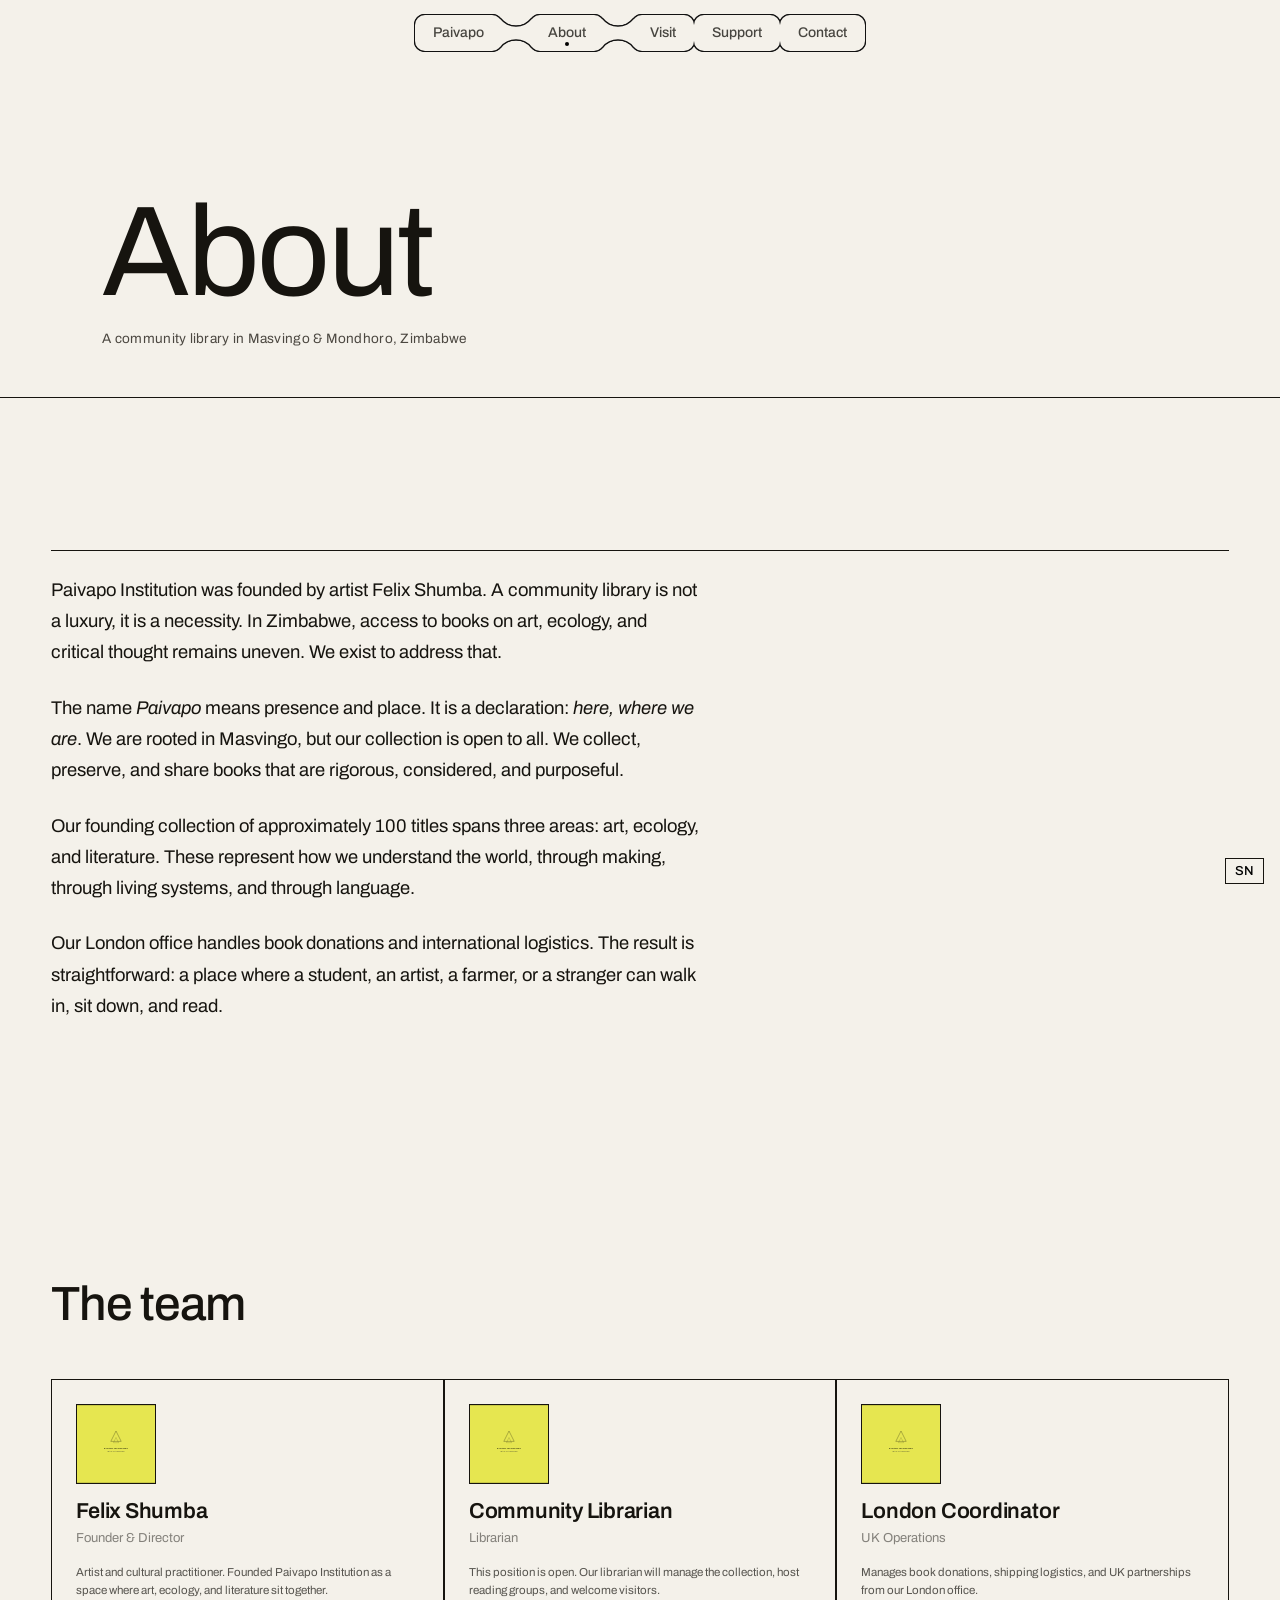
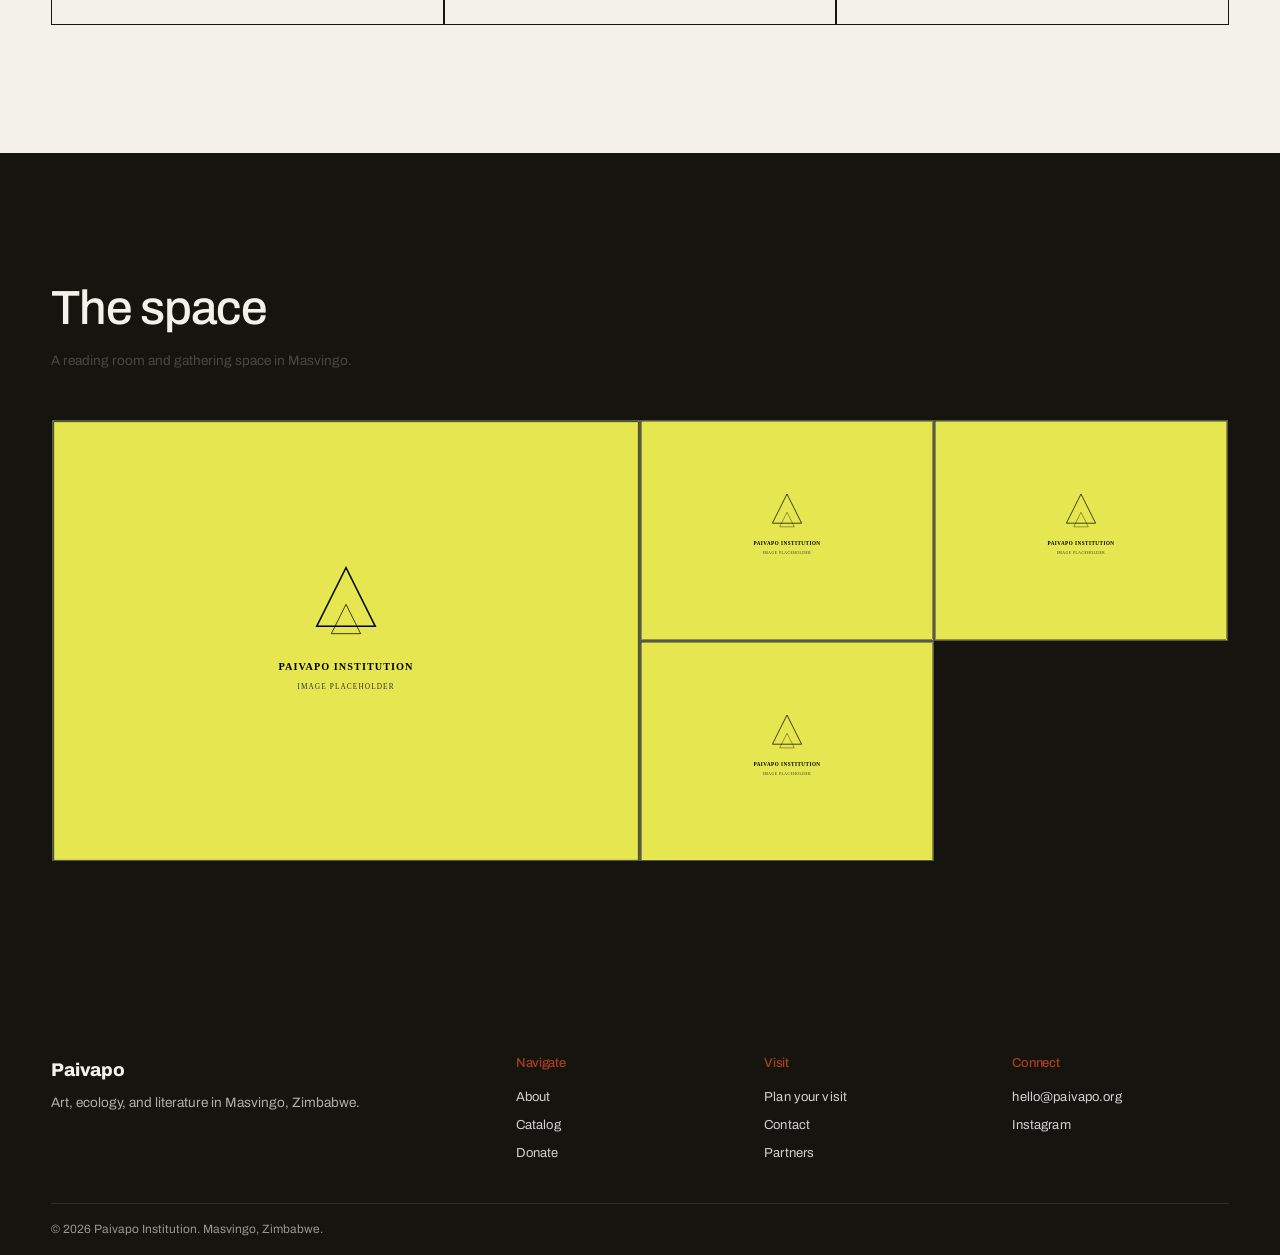
<file: about.html>
<!DOCTYPE html>
<html lang="en">
<head>
  <meta charset="UTF-8">
  <meta name="viewport" content="width=device-width, initial-scale=1.0">
  <title>About | Paivapo Institution</title>
  <meta name="description" content="Paivapo Institution is a community library in Masvingo, Zimbabwe, founded by Felix Shumba.">
  <link rel="preconnect" href="https://fonts.googleapis.com">
  <link rel="preconnect" href="https://fonts.gstatic.com" crossorigin>
  <link href="https://fonts.googleapis.com/css2?family=Archivo:wght@400;500;600&display=swap" rel="stylesheet">
  <link rel="stylesheet" href="assets/css/style.css">
</head>
<body>

  <a href="#main" class="skip-link">Skip to main content</a>

  <!-- Header -->
  <header class="header" role="banner">
    <div class="header__inner">
      <nav class="nav" aria-label="Main navigation">
        <ul class="nav__list">
          <li><a href="index.html" class="nav__link">Paivapo</a></li>
          <li><a href="index.html#about" class="nav__link nav__link--active" data-i18n="nav.about">About</a></li>
          <li><a href="index.html#visit" class="nav__link" data-i18n="nav.visit">Visit</a></li>
          <li><a href="index.html#support" class="nav__link" data-i18n="nav.support">Support</a></li>
          <li><a href="index.html#contact" class="nav__link" data-i18n="nav.contact">Contact</a></li>
        </ul>
      </nav>
    </div>
  </header>

  <main id="main">

    <!-- Page Header -->
    <section class="page-header">
      <div class="container">
        <h1 class="page-header__title" id="pc-title" data-i18n="about.title">About</h1>
        <p class="page-header__desc" id="pc-description">A community library in Masvingo, Zimbabwe</p>
      </div>
    </section>

    <!-- Story -->
    <section class="section">
      <div class="container">
        <span class="section-header__label" id="pc-story-label">Background</span>
        <div class="divider"></div>
        <div style="font-size:var(--text-lg);line-height:1.7;max-width:650px;" id="pc-story">
          <p style="margin-bottom:var(--space-lg);">
            Paivapo Institution was founded by artist Felix Shumba. A community library is not a luxury, it is a necessity. In Zimbabwe, access to books on art, ecology, and critical thought remains uneven. We exist to address that.
          </p>
          <p style="margin-bottom:var(--space-lg);">
            The name <em>Paivapo</em> means presence and place. It is a declaration: <em>here, where we are</em>. We are rooted in Masvingo, but our collection is open to all. We collect, preserve, and share books that are rigorous, considered, and purposeful.
          </p>
          <p style="margin-bottom:var(--space-lg);">
            Our founding collection of approximately 100 titles spans three areas: art, ecology, and literature. These represent how we understand the world, through making, through living systems, and through language.
          </p>
          <p>
            Our London office handles book donations and international logistics. The result is straightforward: a place where a student, an artist, a farmer, or a stranger can walk in, sit down, and read.
          </p>
        </div>
      </div>
    </section>

    <!-- Team -->
    <section class="section">
      <div class="container">
        <div class="section-header">
          <span class="section-header__label" id="pc-team-label" data-i18n="about.team">Team</span>
          <h2 class="section-header__title" id="pc-team-title">The team</h2>
        </div>
        <div class="page-loader" id="team-loader">
          <div class="book-loader"><div class="inner"><div class="left"></div><div class="middle"></div><div class="right"></div></div><ul><li></li><li></li><li></li><li></li><li></li><li></li><li></li><li></li><li></li><li></li><li></li><li></li><li></li><li></li><li></li><li></li><li></li><li></li></ul></div>
        </div>
        <div class="grid grid--3" id="team-grid">
          <!-- Populated by main.js -->
        </div>
      </div>
    </section>

    <!-- Space / Gallery -->
    <section class="section section--dark section--motif">
      <div class="container">
        <div class="section-header">
          <span class="section-header__label" id="pc-space-label" data-i18n="about.space">Space</span>
          <h2 class="section-header__title" id="pc-space-title">The space</h2>
          <p class="section-header__desc" id="pc-space-desc">
            A reading room and gathering space in Masvingo.
          </p>
        </div>
        <div class="gallery-grid" id="about-gallery">
          <div class="gallery-grid__item">
            <img src="assets/images/placeholder.svg" alt="Interior of the reading room" loading="lazy">
            <div class="gallery-grid__caption">The reading room</div>
          </div>
          <div class="gallery-grid__item">
            <img src="assets/images/placeholder.svg" alt="Bookshelves" loading="lazy">
            <div class="gallery-grid__caption">Shelves awaiting their first hundred titles</div>
          </div>
          <div class="gallery-grid__item">
            <img src="assets/images/placeholder.svg" alt="Entrance" loading="lazy">
            <div class="gallery-grid__caption">The entrance</div>
          </div>
          <div class="gallery-grid__item">
            <img src="assets/images/placeholder.svg" alt="Community space" loading="lazy">
            <div class="gallery-grid__caption">Community gathering area</div>
          </div>
        </div>
      </div>
    </section>

  </main>

  <!-- Footer -->
  <footer class="footer" role="contentinfo">
    <div class="container">
      <div class="footer__grid">
        <div>
          <div class="footer__brand">Paivapo</div>
          <p class="footer__tagline">Art, ecology, and literature in Masvingo, Zimbabwe.</p>
        </div>
        <div>
          <h4 class="footer__heading">Navigate</h4>
          <a href="about.html" class="footer__link">About</a>
          <a href="catalog.html" class="footer__link">Catalog</a>
          <a href="donate.html" class="footer__link">Donate</a>
        </div>
        <div>
          <h4 class="footer__heading">Visit</h4>
          <a href="visit.html" class="footer__link">Plan your visit</a>
          <a href="contact.html" class="footer__link">Contact</a>
          <a href="partners.html" class="footer__link">Partners</a>
        </div>
        <div>
          <h4 class="footer__heading">Connect</h4>
          <a href="mailto:hello@paivapo.org" class="footer__link">hello@paivapo.org</a>
          <a href="https://instagram.com/paivapo" target="_blank" rel="noopener" class="footer__link">Instagram</a>
        </div>
      </div>
      <div class="footer__bottom">
        <span class="footer__copy">&copy; 2026 Paivapo Institution. Masvingo, Zimbabwe.</span>
      </div>
    </div>
  </footer>

  <button class="lang-toggle lang-toggle--corner" aria-label="Switch to Shona">SN</button>

  <script src="assets/js/translations.js"></script>
  <script src="assets/js/main.js"></script>
</body>
</html>
</file>
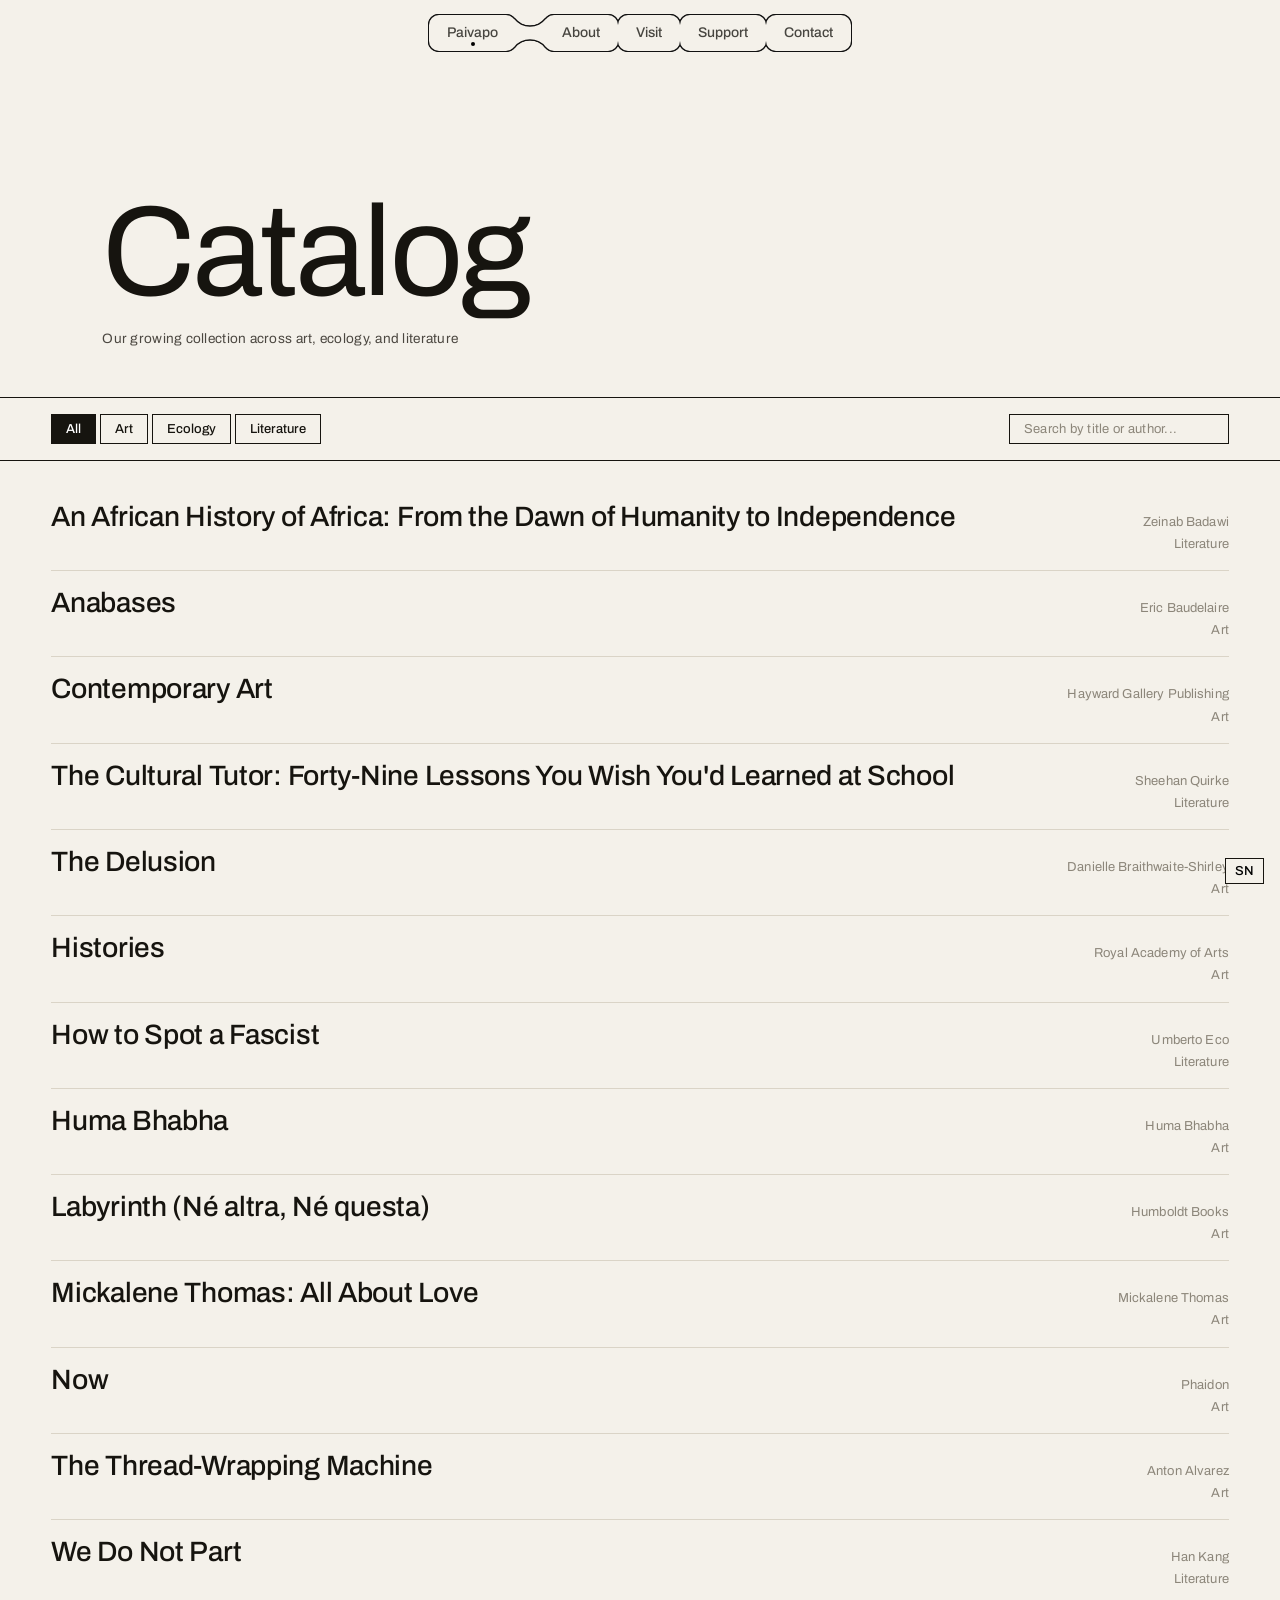
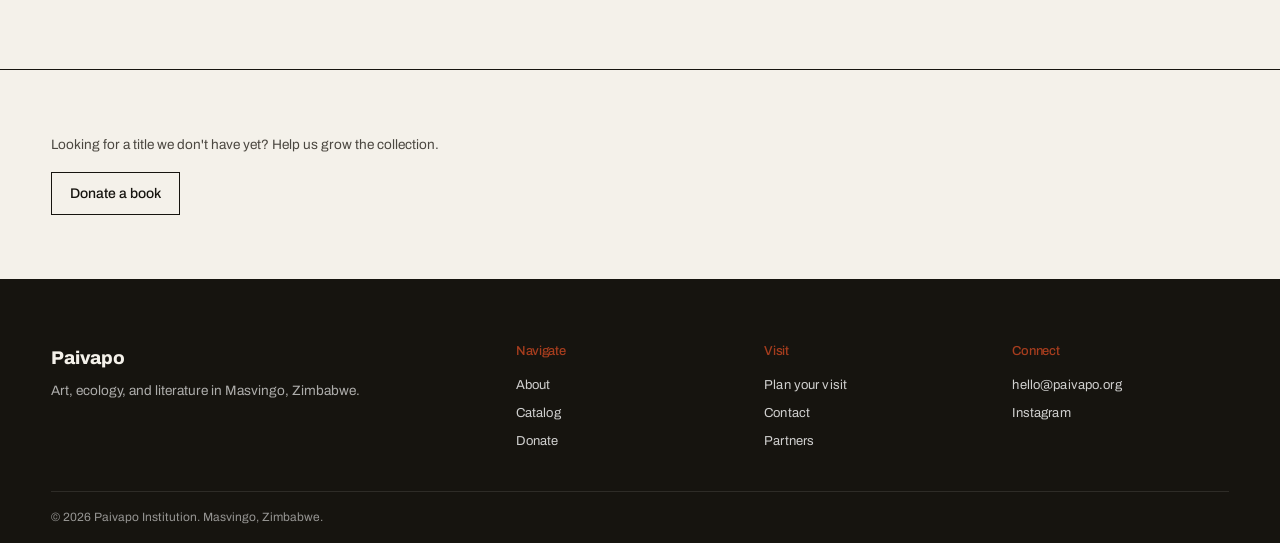
<file: catalog.html>
<!DOCTYPE html>
<html lang="en">
<head>
  <meta charset="UTF-8">
  <meta name="viewport" content="width=device-width, initial-scale=1.0">
  <title>Catalog | Paivapo Institution</title>
  <meta name="description" content="Browse the Paivapo Institution book catalog: titles across art, ecology, and literature.">
  <link rel="preconnect" href="https://fonts.googleapis.com">
  <link rel="preconnect" href="https://fonts.gstatic.com" crossorigin>
  <link href="https://fonts.googleapis.com/css2?family=Archivo:wght@400;500;600&display=swap" rel="stylesheet">
  <link rel="stylesheet" href="assets/css/style.css">
</head>
<body>

  <a href="#main" class="skip-link">Skip to main content</a>

  <!-- Header -->
  <header class="header" role="banner">
    <div class="header__inner">
      <nav class="nav" aria-label="Main navigation">
        <ul class="nav__list">
          <li><a href="index.html" class="nav__link nav__link--active">Paivapo</a></li>
          <li><a href="index.html#about" class="nav__link" data-i18n="nav.about">About</a></li>
          <li><a href="index.html#visit" class="nav__link" data-i18n="nav.visit">Visit</a></li>
          <li><a href="index.html#support" class="nav__link" data-i18n="nav.support">Support</a></li>
          <li><a href="index.html#contact" class="nav__link" data-i18n="nav.contact">Contact</a></li>
        </ul>
      </nav>
    </div>
  </header>

  <main id="main">

    <!-- Page Header -->
    <section class="page-header page-header--catalog">
      <div class="container">
        <h1 class="page-header__title" id="pc-title" data-i18n="catalog.title">Catalog</h1>
        <p class="page-header__desc" id="pc-description">Our growing collection across art, ecology, and literature</p>
      </div>
    </section>

    <!-- Catalog -->
    <section class="catalog-section">

      <!-- Filters -->
      <div class="catalog-toolbar">
        <div class="catalog-toolbar__filters" role="search" aria-label="Filter and search books">
          <button class="filter-btn is-active" data-filter="all" data-i18n="catalog.all">All</button>
          <button class="filter-btn" data-filter="art" data-i18n="catalog.art">Art</button>
          <button class="filter-btn" data-filter="ecology" data-i18n="catalog.ecology">Ecology</button>
          <button class="filter-btn" data-filter="literature" data-i18n="catalog.literature">Literature</button>
        </div>
        <div class="catalog-toolbar__search">
          <input type="search" id="catalog-search" class="search-input" placeholder="Search by title or author..." aria-label="Search books" data-i18n="catalog.search">
        </div>
      </div>

      <!-- Loader -->
      <div class="page-loader" id="catalog-loader">
        <div class="book-loader"><div class="inner"><div class="left"></div><div class="middle"></div><div class="right"></div></div><ul><li></li><li></li><li></li><li></li><li></li><li></li><li></li><li></li><li></li><li></li><li></li><li></li><li></li><li></li><li></li><li></li><li></li><li></li></ul></div>
      </div>

      <!-- Hover-reveal list: titles lead, cover floats in on hover -->
      <div class="catalog-list" id="catalog-list" aria-live="polite">
        <!-- Title list populated by main.js -->
      </div>

      <!-- Floating cover preview (desktop) -->
      <div class="catalog-hover-preview" id="catalog-hover-preview" aria-hidden="true"></div>

      <!-- Donate CTA -->
      <div class="catalog-cta">
        <p id="pc-cta-text">Looking for a title we don't have yet?</p>
        <a href="donate.html" class="btn btn--outline" id="pc-cta-button">Donate a book &rarr;</a>
      </div>

    </section>

    <!-- Book Detail Modal -->
    <div class="book-modal" id="book-modal" role="dialog" aria-modal="true" aria-label="Book details" hidden>
      <div class="book-modal__overlay" id="book-modal-overlay"></div>
      <div class="book-modal__content">
        <button class="book-modal__close" id="book-modal-close" aria-label="Close">&times;</button>
        <div class="book-modal__cover" id="book-modal-cover"></div>
        <div class="book-modal__info" id="book-modal-info"></div>
      </div>
    </div>

  </main>

  <!-- Footer -->
  <footer class="footer" role="contentinfo">
    <div class="container">
      <div class="footer__grid">
        <div>
          <div class="footer__brand">Paivapo</div>
          <p class="footer__tagline">Art, ecology, and literature in Masvingo, Zimbabwe.</p>
        </div>
        <div>
          <h4 class="footer__heading">Navigate</h4>
          <a href="about.html" class="footer__link">About</a>
          <a href="catalog.html" class="footer__link">Catalog</a>
          <a href="donate.html" class="footer__link">Donate</a>
        </div>
        <div>
          <h4 class="footer__heading">Visit</h4>
          <a href="visit.html" class="footer__link">Plan your visit</a>
          <a href="contact.html" class="footer__link">Contact</a>
          <a href="partners.html" class="footer__link">Partners</a>
        </div>
        <div>
          <h4 class="footer__heading">Connect</h4>
          <a href="mailto:hello@paivapo.org" class="footer__link">hello@paivapo.org</a>
          <a href="https://instagram.com/paivapo" target="_blank" rel="noopener" class="footer__link">Instagram</a>
        </div>
      </div>
      <div class="footer__bottom">
        <span class="footer__copy">&copy; 2026 Paivapo Institution. Masvingo, Zimbabwe.</span>
      </div>
    </div>
  </footer>

  <button class="lang-toggle lang-toggle--corner" aria-label="Switch to Shona">SN</button>

  <script src="assets/js/translations.js"></script>
  <script src="assets/js/main.js"></script>
</body>
</html>
</file>
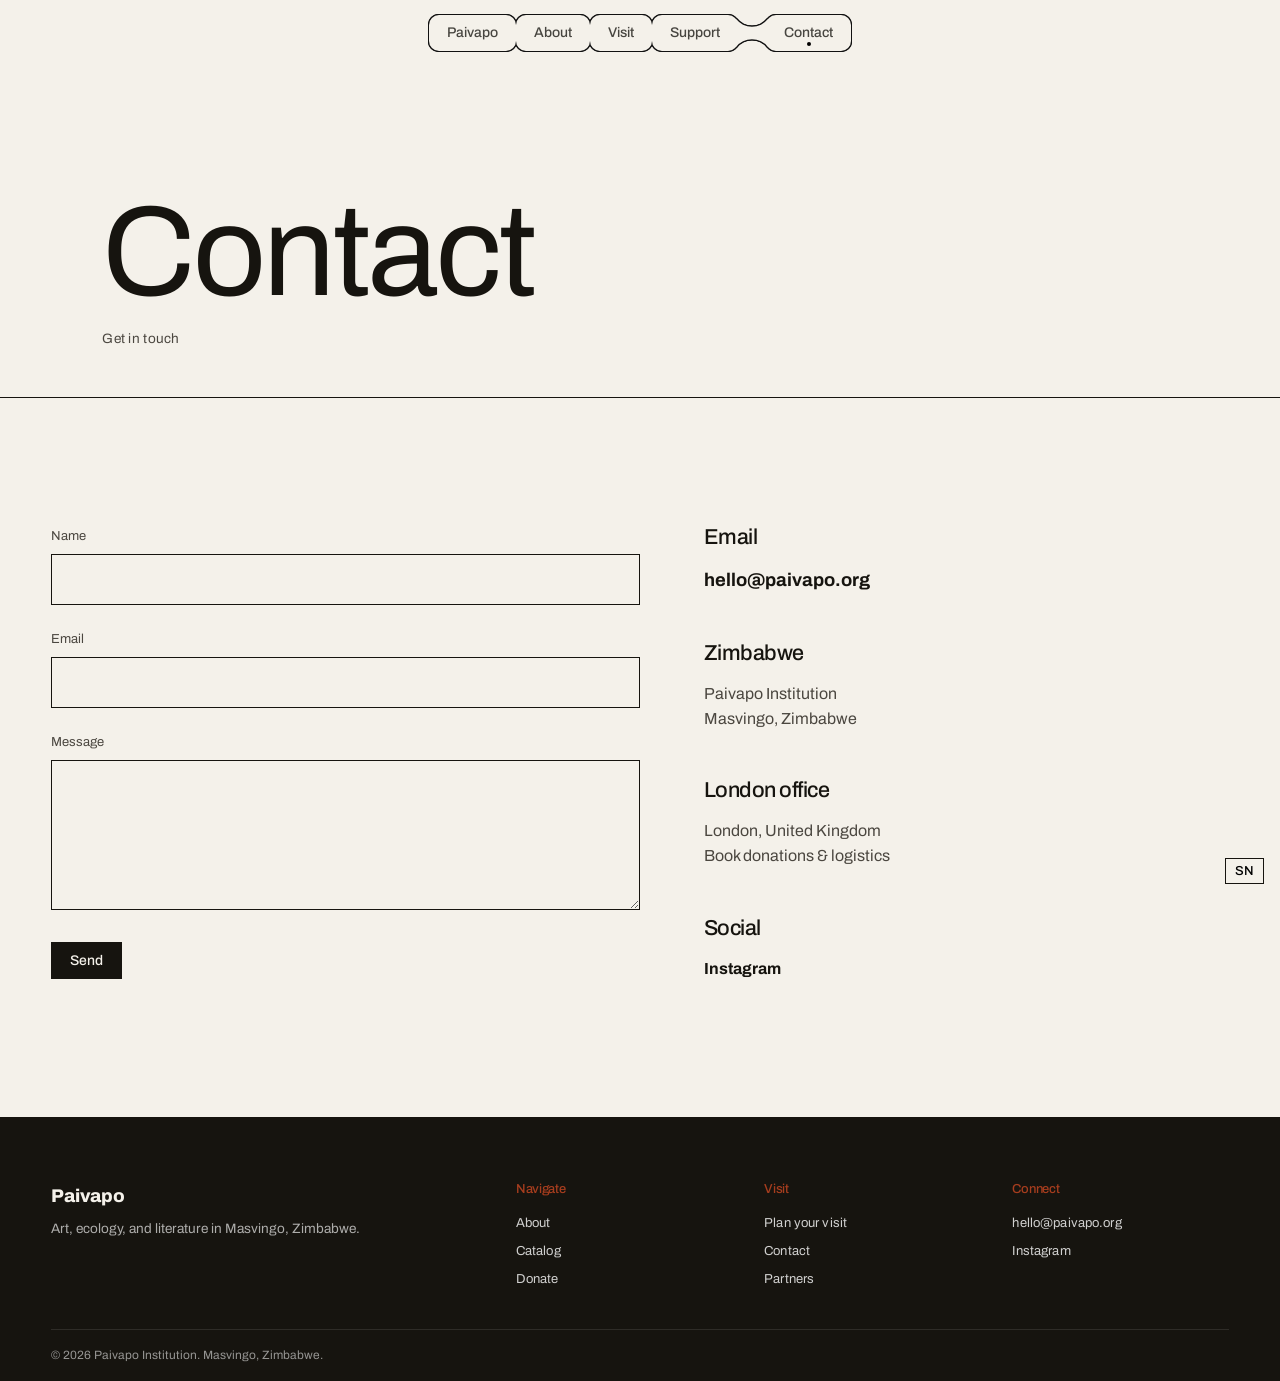
<file: contact.html>
<!DOCTYPE html>
<html lang="en">
<head>
  <meta charset="UTF-8">
  <meta name="viewport" content="width=device-width, initial-scale=1.0">
  <title>Contact | Paivapo Institution</title>
  <meta name="description" content="Get in touch with Paivapo Institution. Enquiries, partnerships, and press.">
  <link rel="preconnect" href="https://fonts.googleapis.com">
  <link rel="preconnect" href="https://fonts.gstatic.com" crossorigin>
  <link href="https://fonts.googleapis.com/css2?family=Archivo:wght@400;500;600&display=swap" rel="stylesheet">
  <link rel="stylesheet" href="assets/css/style.css">
</head>
<body>

  <a href="#main" class="skip-link">Skip to main content</a>

  <!-- Header -->
  <header class="header" role="banner">
    <div class="header__inner">
      <nav class="nav" aria-label="Main navigation">
        <ul class="nav__list">
          <li><a href="index.html" class="nav__link">Paivapo</a></li>
          <li><a href="index.html#about" class="nav__link" data-i18n="nav.about">About</a></li>
          <li><a href="index.html#visit" class="nav__link" data-i18n="nav.visit">Visit</a></li>
          <li><a href="index.html#support" class="nav__link" data-i18n="nav.support">Support</a></li>
          <li><a href="index.html#contact" class="nav__link nav__link--active" data-i18n="nav.contact">Contact</a></li>
        </ul>
      </nav>
    </div>
  </header>

  <main id="main">

    <!-- Page Header -->
    <section class="page-header">
      <div class="container">
        <h1 class="page-header__title" id="pc-title" data-i18n="contact.title">Contact</h1>
        <p class="page-header__desc" id="pc-description">Get in touch</p>
      </div>
    </section>

    <!-- Contact -->
    <section class="section">
      <div class="container">
        <div class="grid grid--2">

          <!-- Form -->
          <div>
            <form class="form" id="pc-form" action="https://formspree.io/f/placeholder" method="POST">
              <div class="form__group">
                <label for="name" class="form__label" id="pc-name-label" data-i18n="contact.name">Name</label>
                <input type="text" id="name" name="name" class="form__input" required autocomplete="name">
              </div>
              <div class="form__group">
                <label for="email" class="form__label" id="pc-email-label" data-i18n="contact.email">Email</label>
                <input type="email" id="email" name="email" class="form__input" required autocomplete="email">
              </div>
              <div class="form__group">
                <label for="message" class="form__label" id="pc-message-label" data-i18n="contact.message">Message</label>
                <textarea id="message" name="message" class="form__textarea" required></textarea>
              </div>
              <button type="submit" class="btn btn--primary" id="pc-form-button" data-i18n="contact.send">Send</button>
            </form>
          </div>

          <!-- Contact Info -->
          <div style="padding-left:var(--space-3xl);" id="pc-contact-info">
            <div style="margin-bottom:var(--space-2xl);">
              <h3 style="font-size:var(--text-xl);margin-bottom:var(--space-md);">Email</h3>
              <a href="mailto:hello@paivapo.org" id="pc-info-email" style="font-size:var(--text-lg);font-weight:700;">hello@paivapo.org</a>
            </div>

            <div style="margin-bottom:var(--space-2xl);">
              <h3 style="font-size:var(--text-xl);margin-bottom:var(--space-md);" id="pc-zimbabwe-title">Zimbabwe</h3>
              <p style="color:var(--color-text-secondary);" id="pc-zimbabwe-text">Paivapo Institution<br>Masvingo, Zimbabwe</p>
            </div>

            <div style="margin-bottom:var(--space-2xl);">
              <h3 style="font-size:var(--text-xl);margin-bottom:var(--space-md);" id="pc-london-title">London office</h3>
              <p style="color:var(--color-text-secondary);" id="pc-london-text">London, United Kingdom<br>Book donations &amp; logistics</p>
            </div>

            <div>
              <h3 style="font-size:var(--text-xl);margin-bottom:var(--space-md);" id="pc-social-title">Social</h3>
              <div id="pc-social-links">
                <a href="https://instagram.com/paivapo" target="_blank" rel="noopener" style="display:block;margin-bottom:var(--space-sm);font-weight:700;">Instagram</a>
              </div>
            </div>
          </div>

        </div>
      </div>
    </section>

  </main>

  <!-- Footer -->
  <footer class="footer" role="contentinfo">
    <div class="container">
      <div class="footer__grid">
        <div>
          <div class="footer__brand">Paivapo</div>
          <p class="footer__tagline">Art, ecology, and literature in Masvingo, Zimbabwe.</p>
        </div>
        <div>
          <h4 class="footer__heading">Navigate</h4>
          <a href="about.html" class="footer__link">About</a>
          <a href="catalog.html" class="footer__link">Catalog</a>
          <a href="donate.html" class="footer__link">Donate</a>
        </div>
        <div>
          <h4 class="footer__heading">Visit</h4>
          <a href="visit.html" class="footer__link">Plan your visit</a>
          <a href="contact.html" class="footer__link">Contact</a>
          <a href="partners.html" class="footer__link">Partners</a>
        </div>
        <div>
          <h4 class="footer__heading">Connect</h4>
          <a href="mailto:hello@paivapo.org" class="footer__link">hello@paivapo.org</a>
          <a href="https://instagram.com/paivapo" target="_blank" rel="noopener" class="footer__link">Instagram</a>
        </div>
      </div>
      <div class="footer__bottom">
        <span class="footer__copy">&copy; 2026 Paivapo Institution. Masvingo, Zimbabwe.</span>
      </div>
    </div>
  </footer>

  <button class="lang-toggle lang-toggle--corner" aria-label="Switch to Shona">SN</button>

  <script src="assets/js/translations.js"></script>
  <script src="assets/js/main.js"></script>
</body>
</html>
</file>
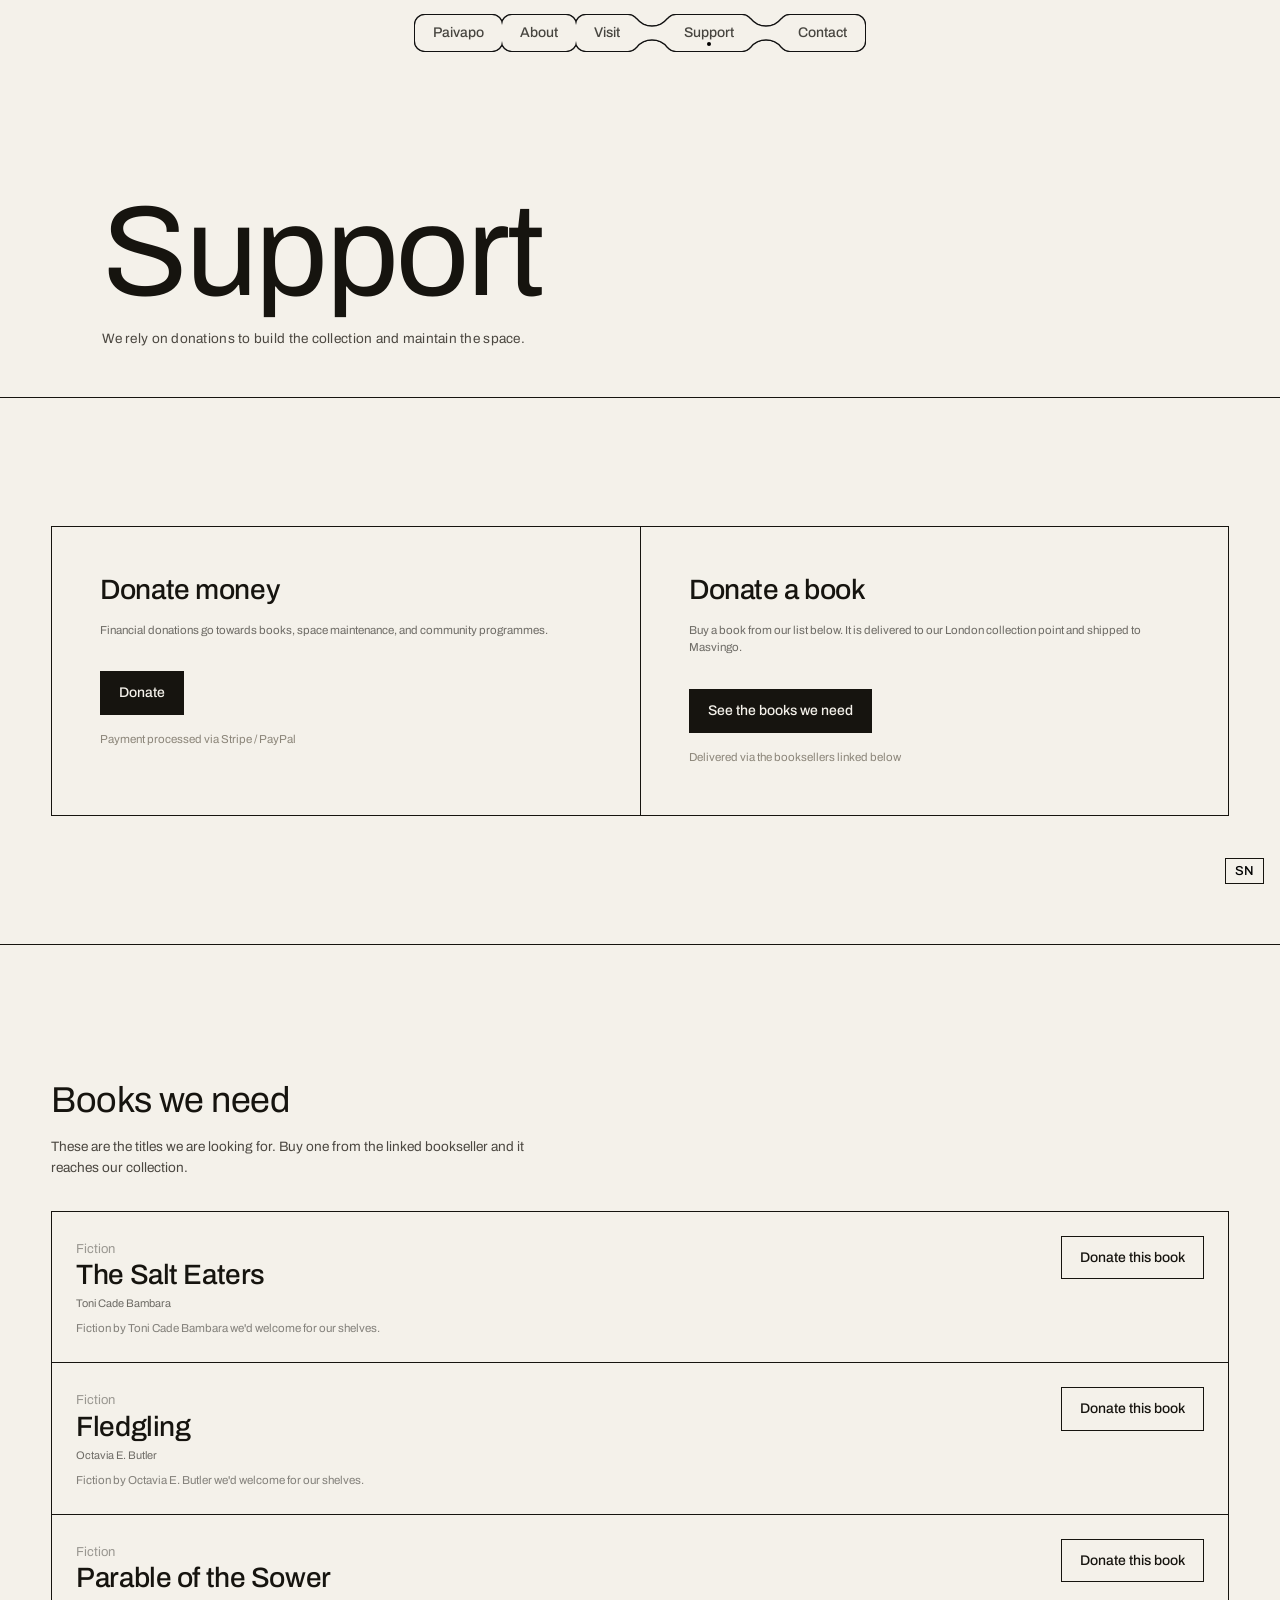
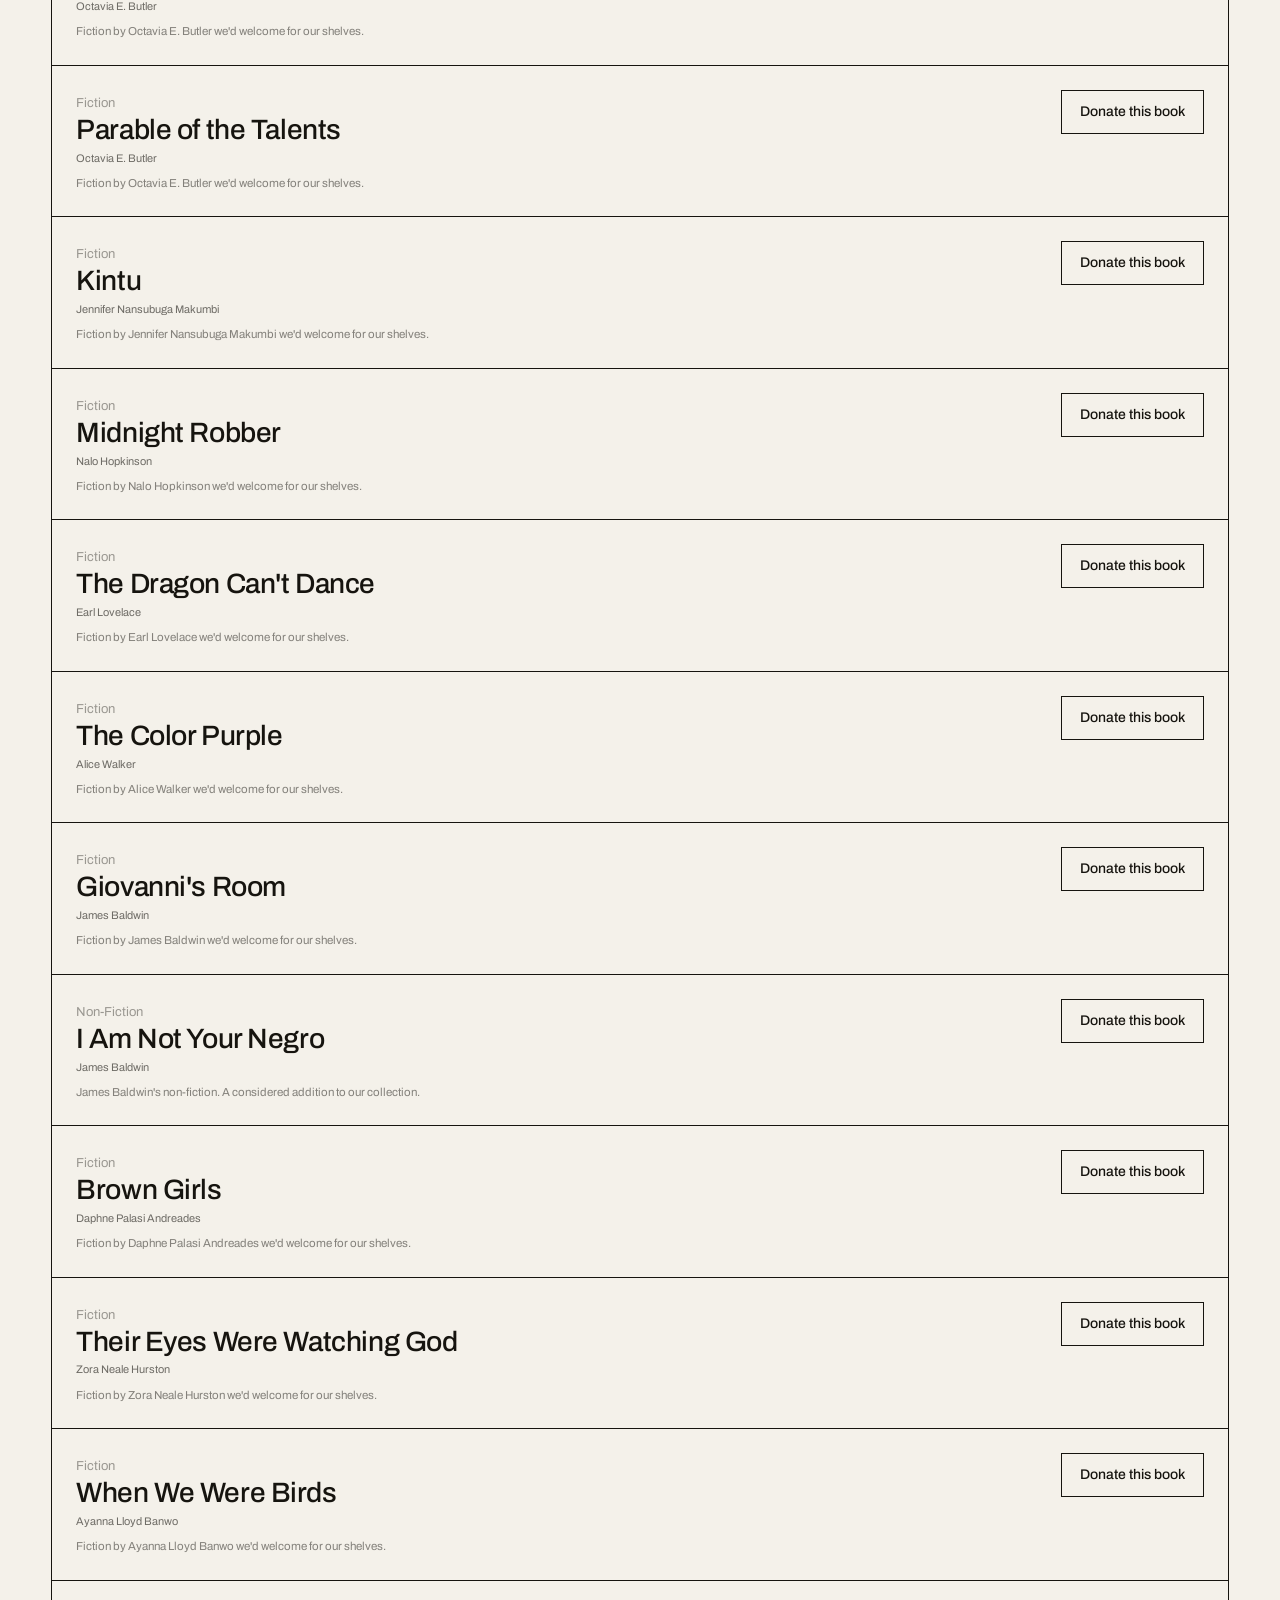
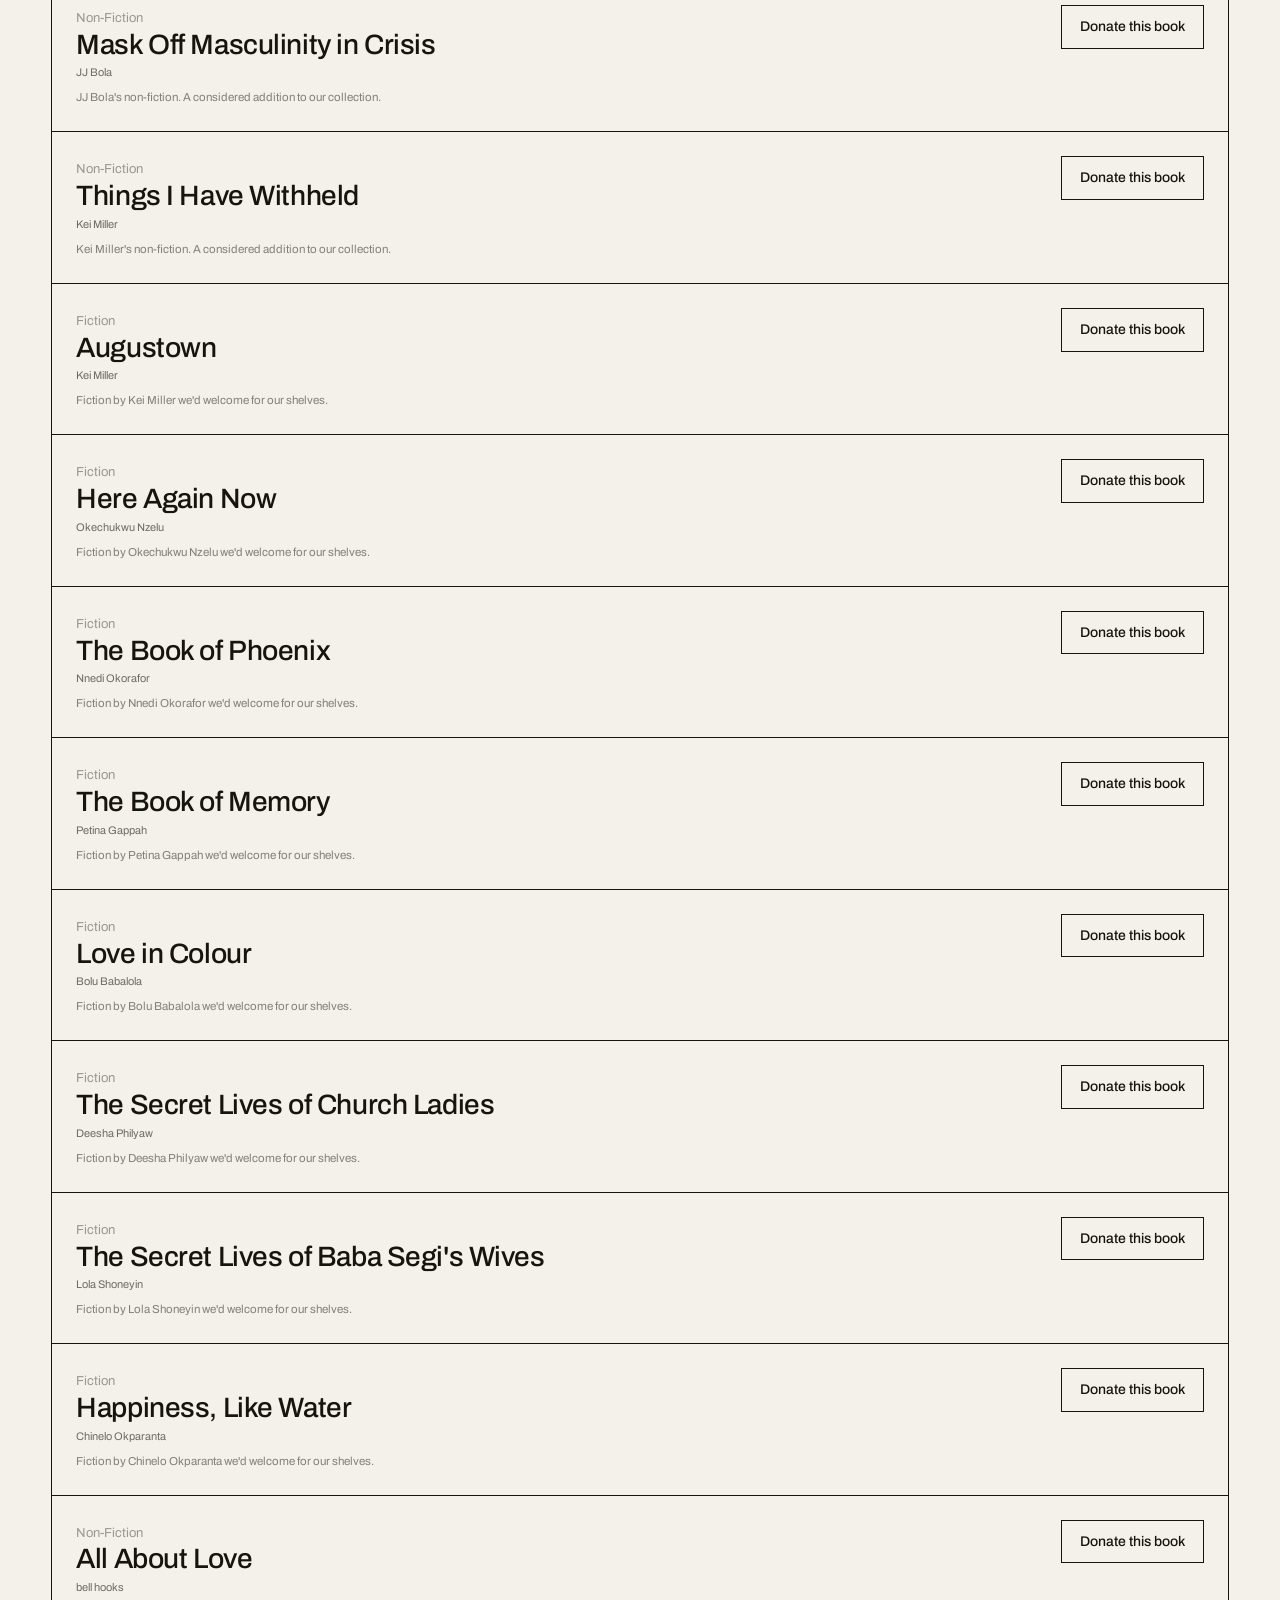
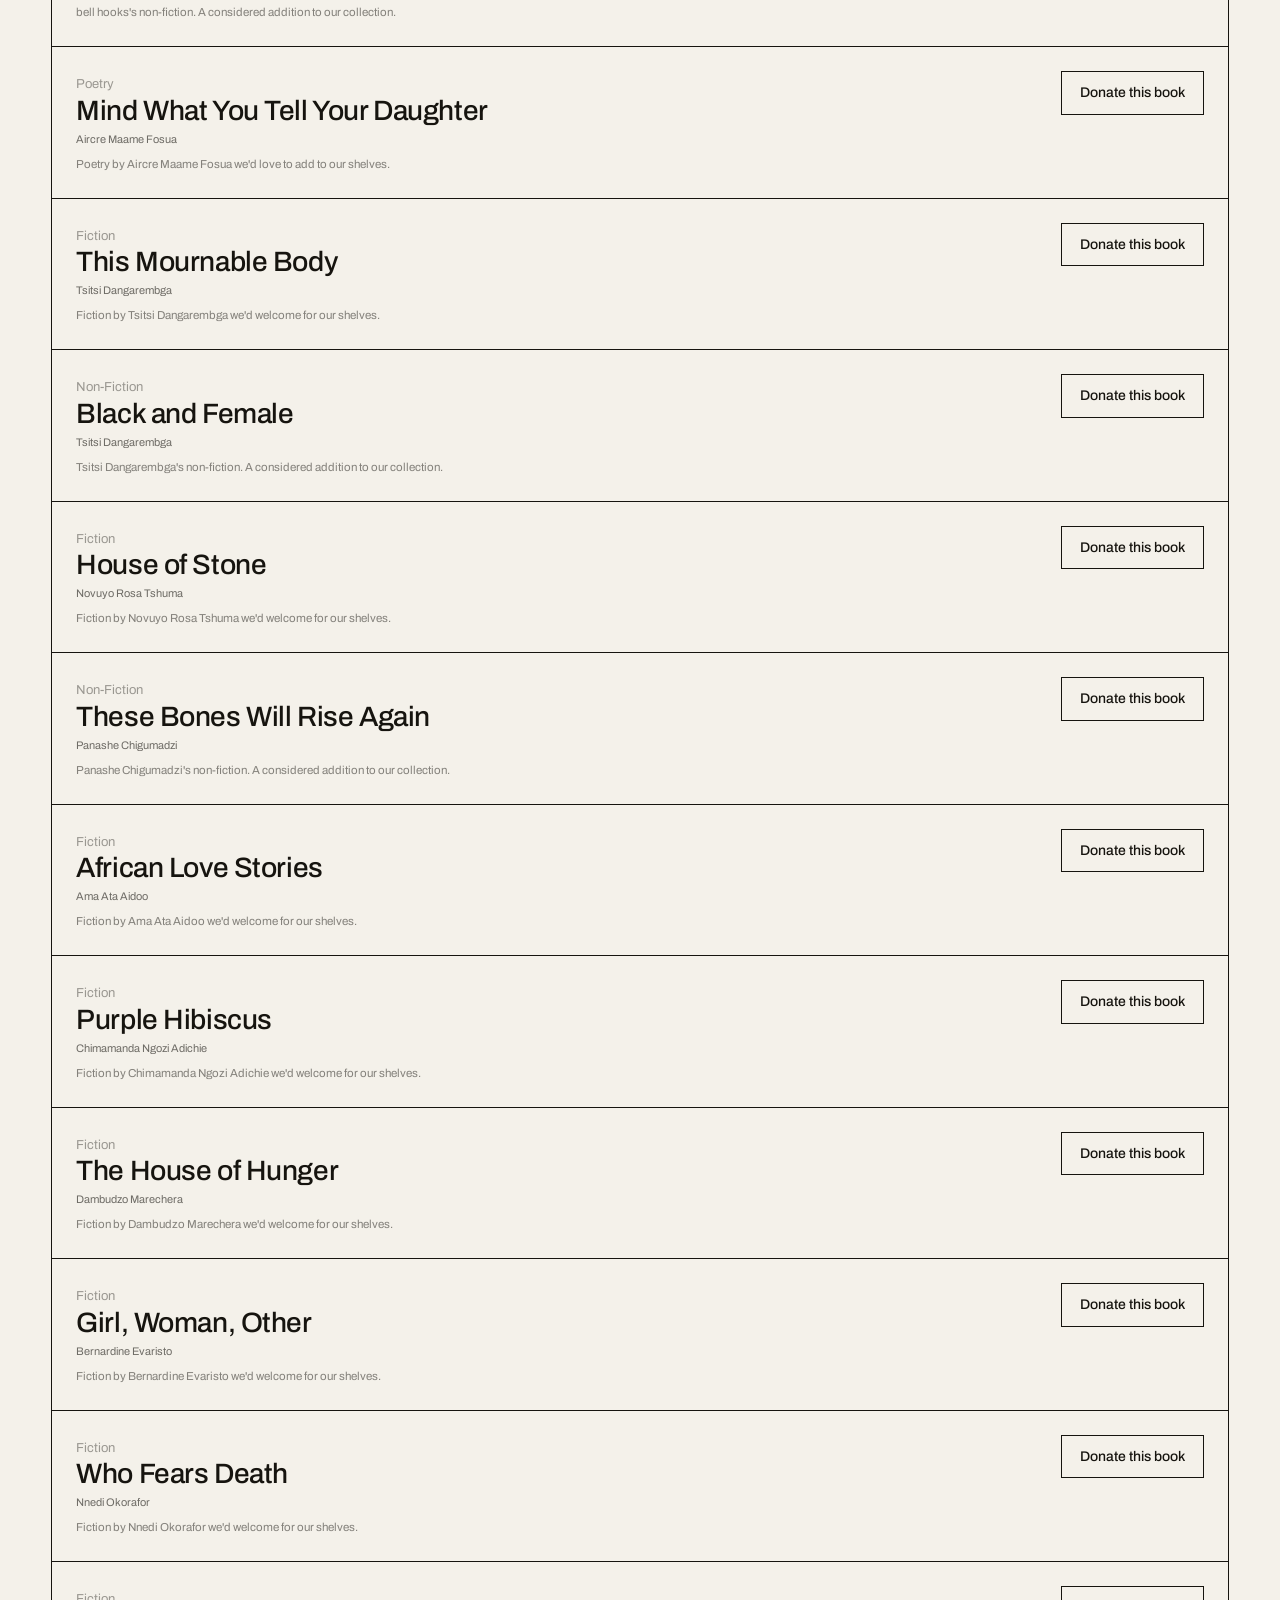
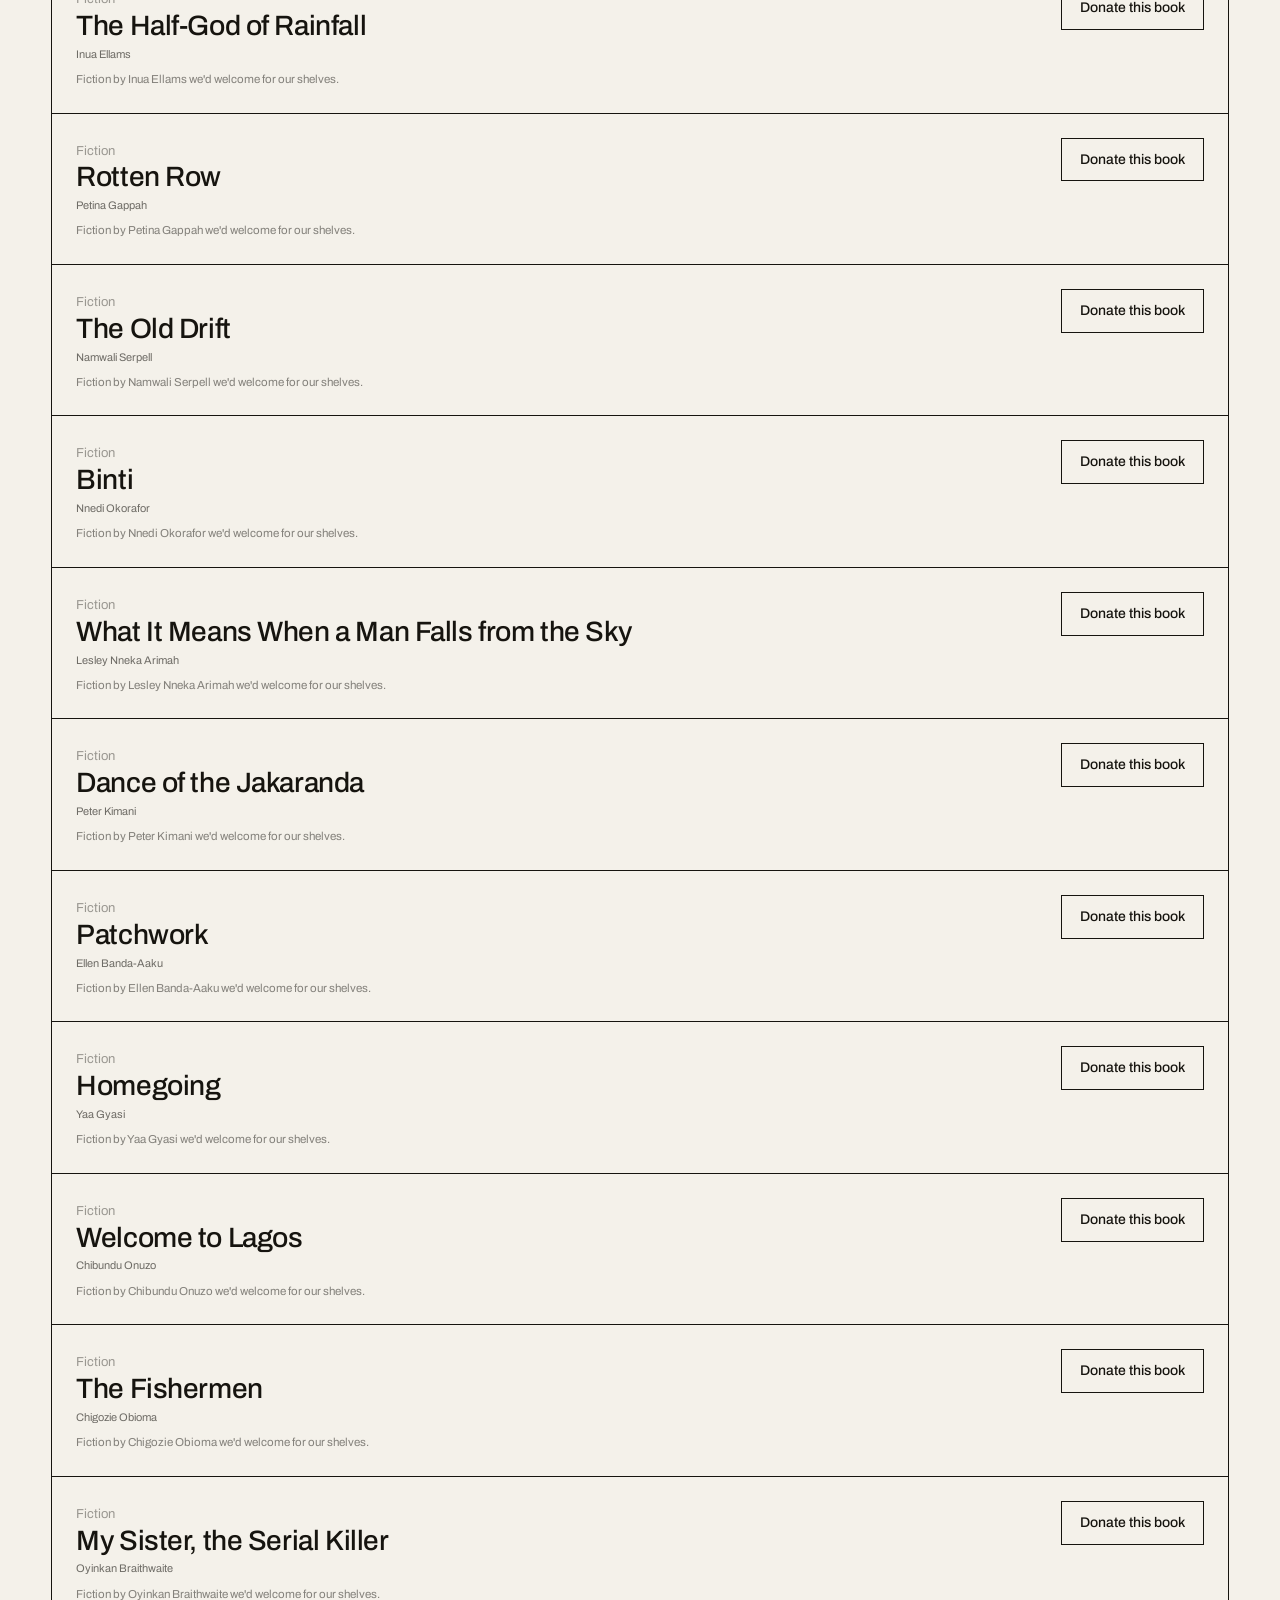
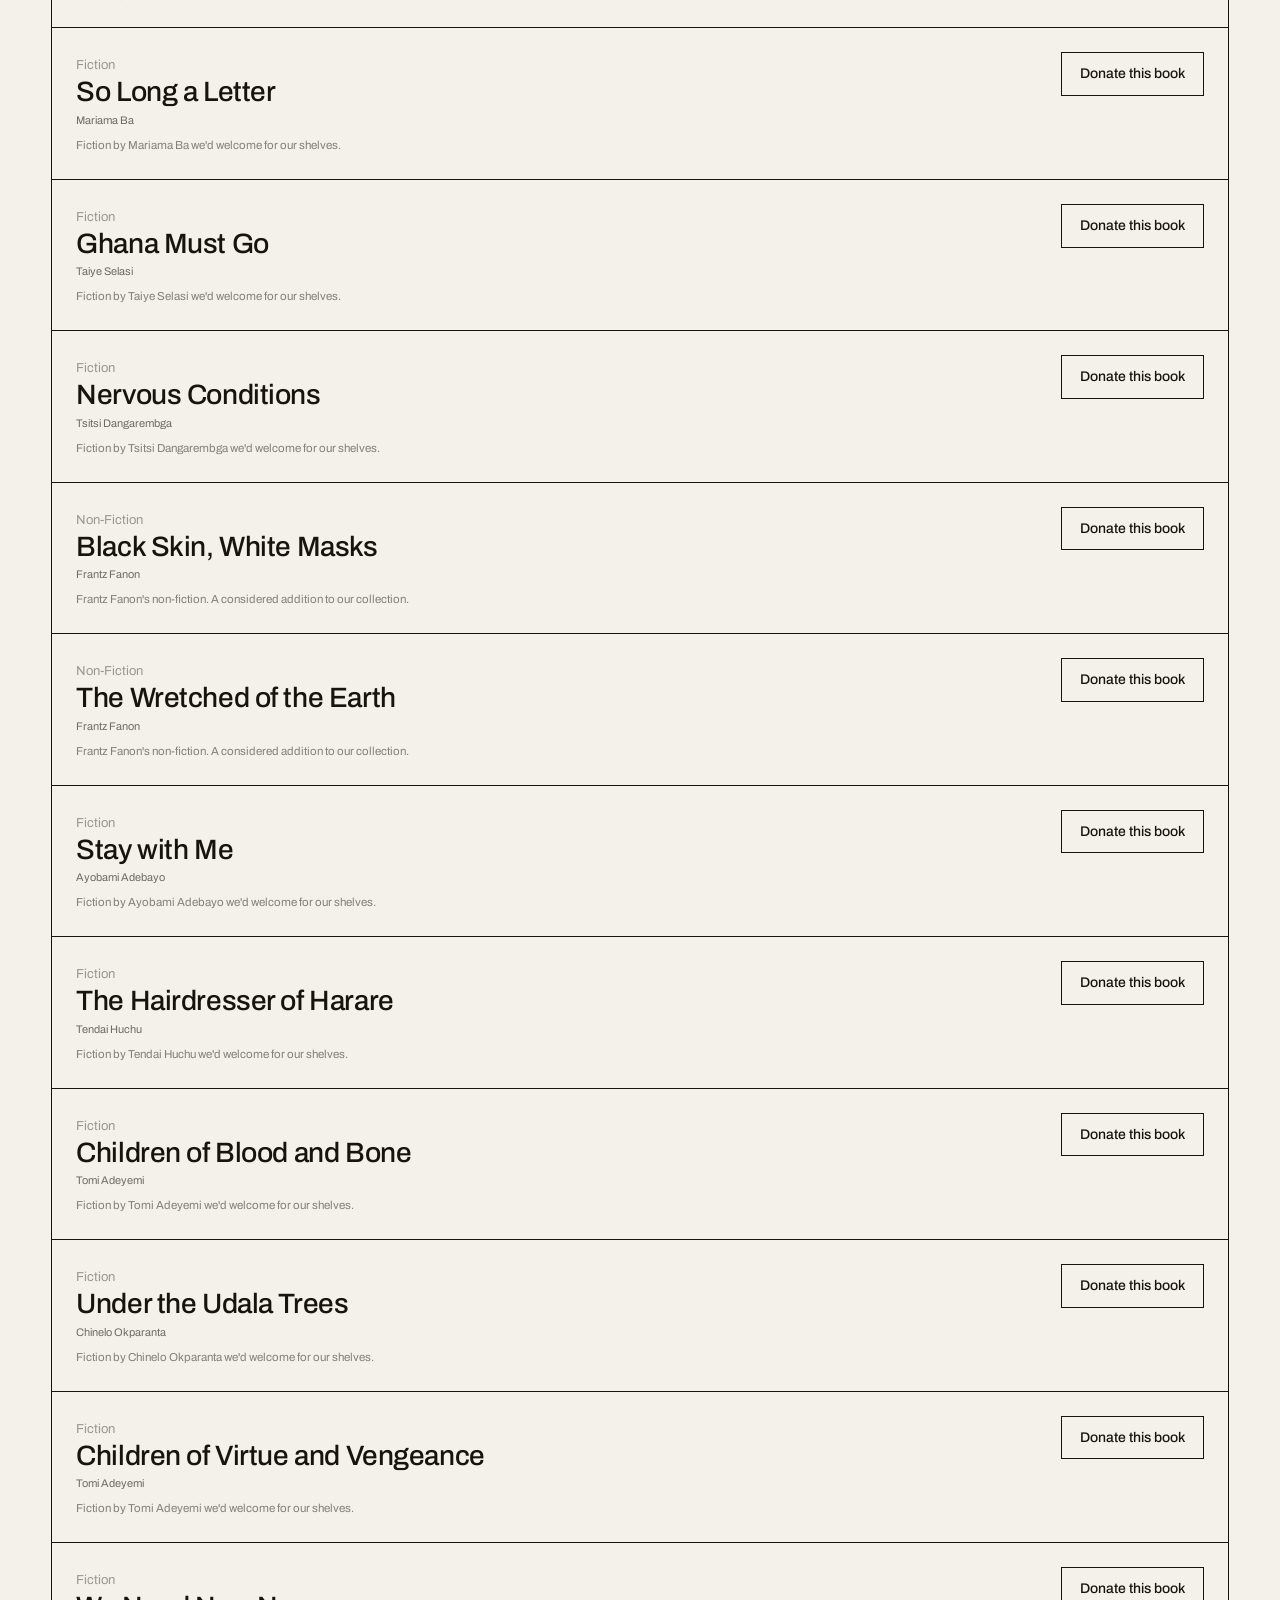
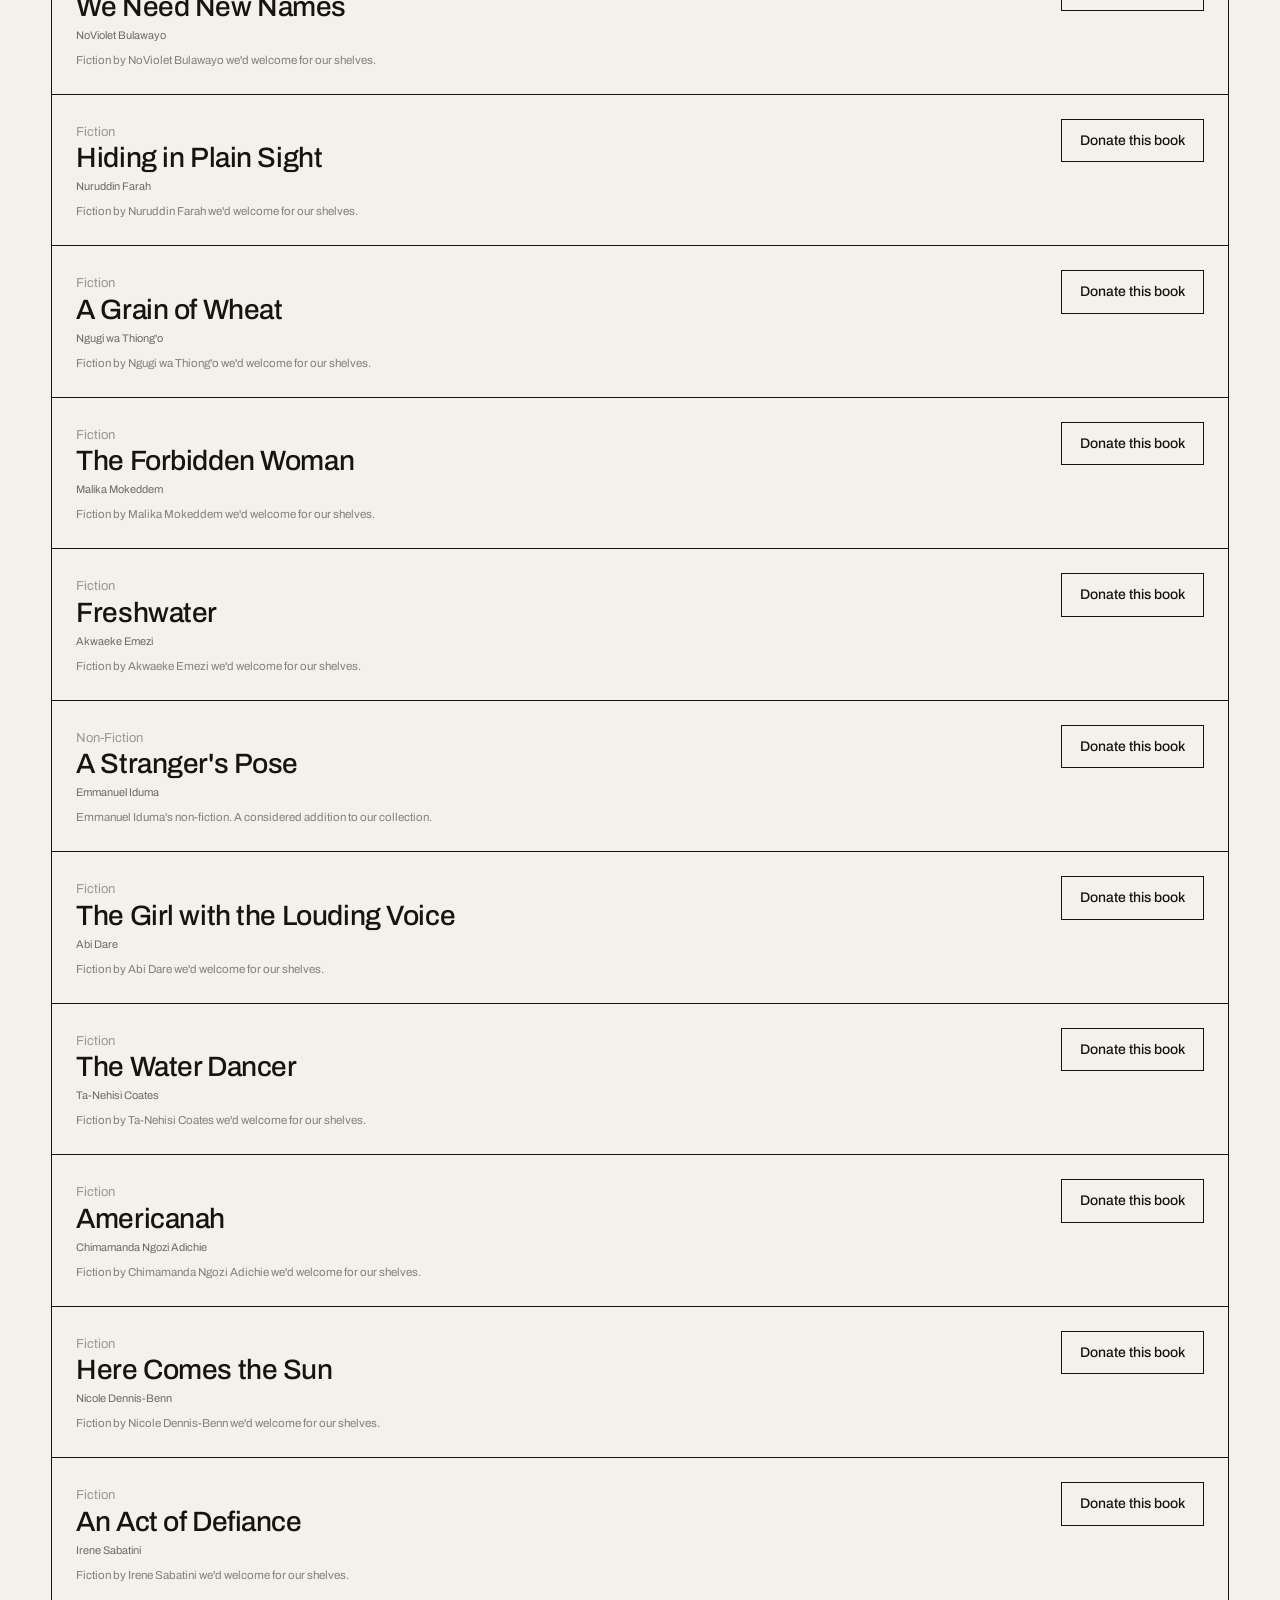
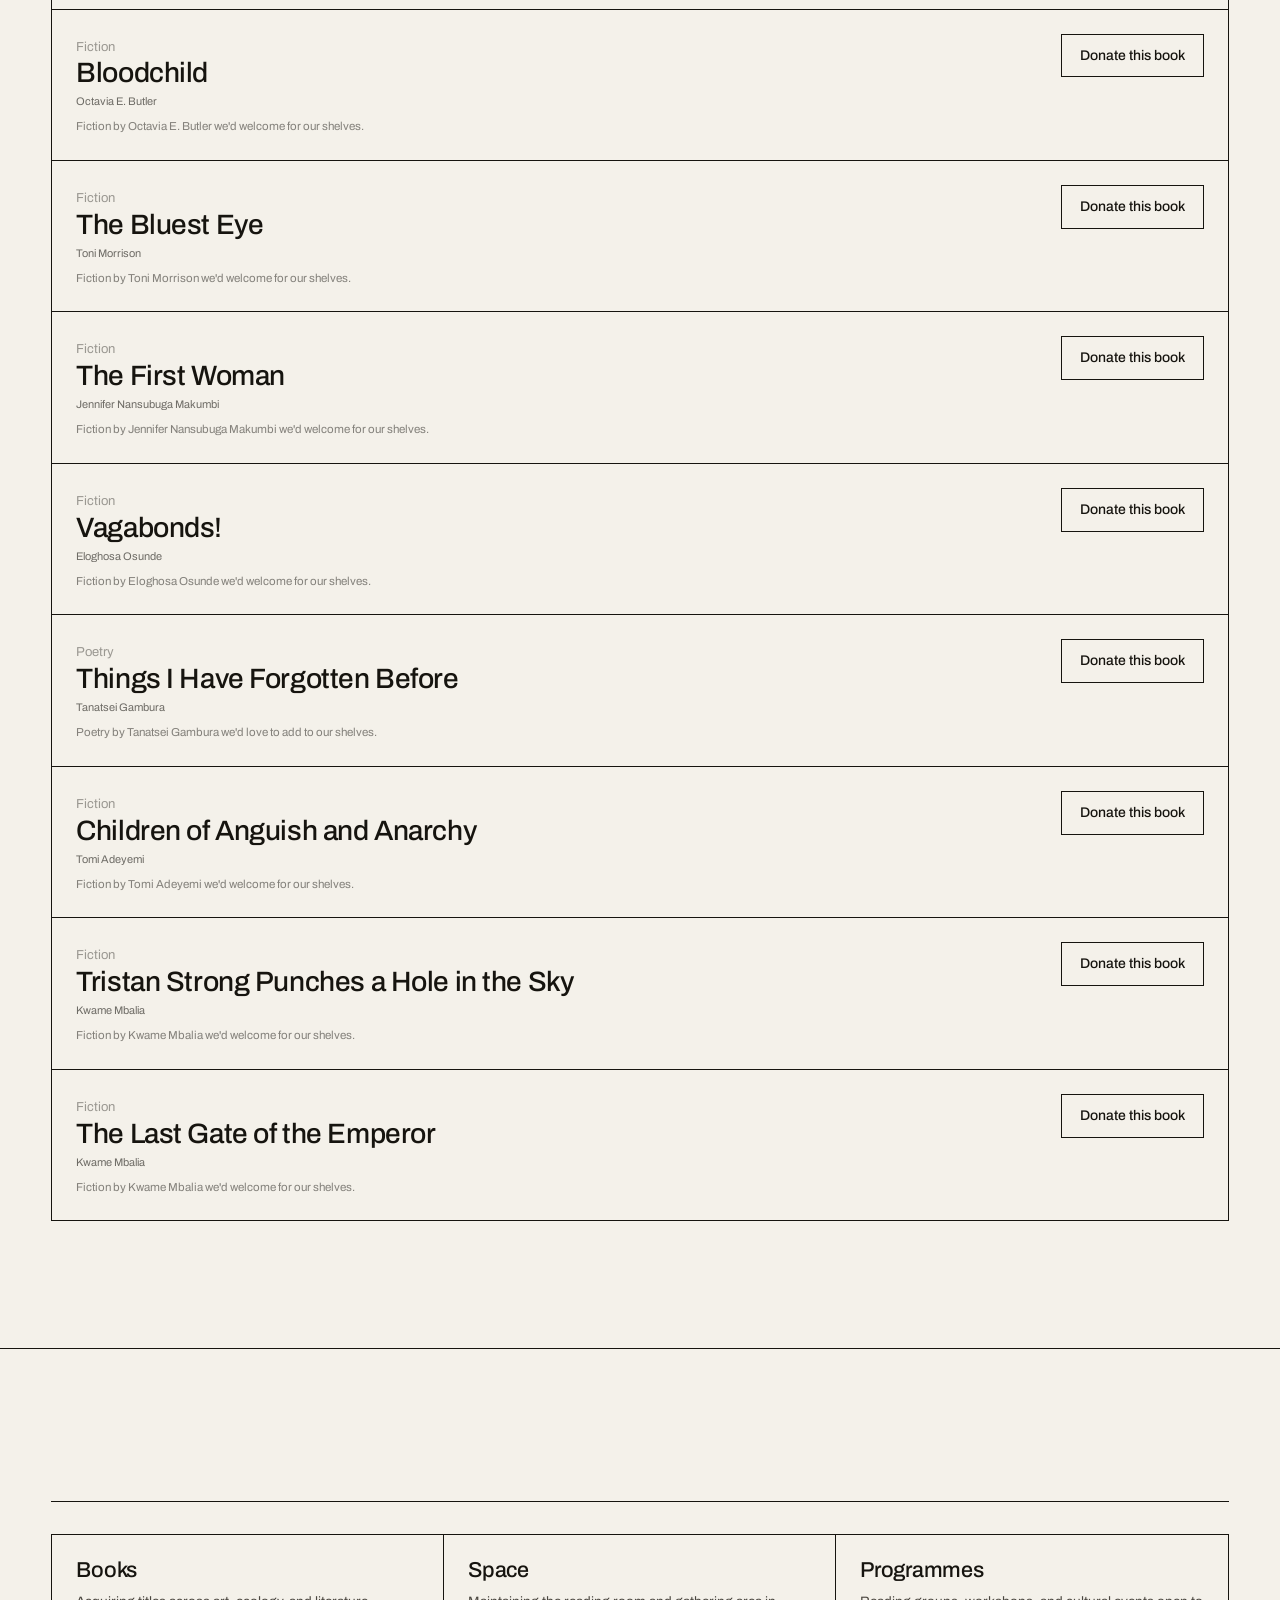
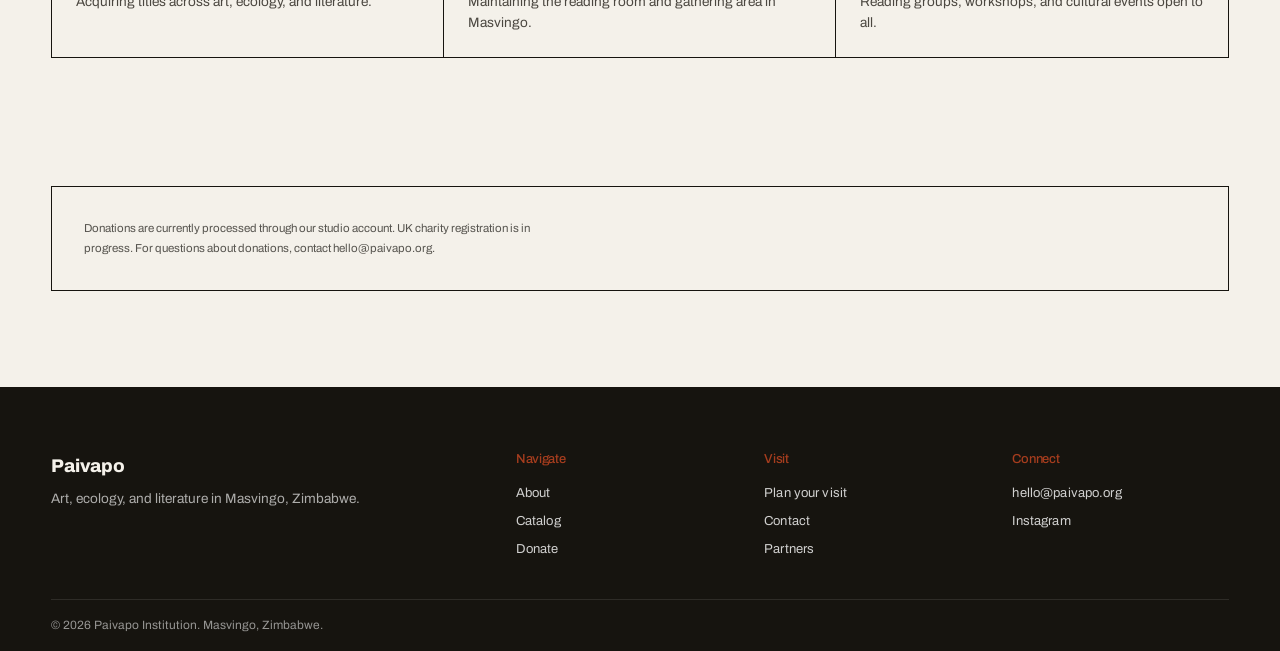
<file: donate.html>
<!DOCTYPE html>
<html lang="en">
<head>
  <meta charset="UTF-8">
  <meta name="viewport" content="width=device-width, initial-scale=1.0">
  <title>Donate | Paivapo Institution</title>
  <meta name="description" content="Support Institution. Donate money or a book to help build a community library in Masvingo, Zimbabwe.">
  <link rel="preconnect" href="https://fonts.googleapis.com">
  <link rel="preconnect" href="https://fonts.gstatic.com" crossorigin>
  <link href="https://fonts.googleapis.com/css2?family=Archivo:wght@400;500;600&display=swap" rel="stylesheet">
  <link rel="stylesheet" href="assets/css/style.css">
</head>
<body>

  <a href="#main" class="skip-link">Skip to main content</a>

  <!-- Header -->
  <header class="header" role="banner">
    <div class="header__inner">
      <nav class="nav" aria-label="Main navigation">
        <ul class="nav__list">
          <li><a href="index.html" class="nav__link">Paivapo</a></li>
          <li><a href="index.html#about" class="nav__link" data-i18n="nav.about">About</a></li>
          <li><a href="index.html#visit" class="nav__link" data-i18n="nav.visit">Visit</a></li>
          <li><a href="index.html#support" class="nav__link nav__link--active" data-i18n="nav.support">Support</a></li>
          <li><a href="index.html#contact" class="nav__link" data-i18n="nav.contact">Contact</a></li>
        </ul>
      </nav>
    </div>
  </header>

  <main id="main">

    <!-- Page Header -->
    <section class="page-header">
      <div class="container">
        <h1 class="page-header__title" id="pc-title" data-i18n="donate.title">Support</h1>
        <p class="page-header__desc" id="pc-description">We rely on donations to build the collection and maintain the space.</p>
      </div>
    </section>

    <!-- Donation Options -->
    <section class="section">
      <div class="container">
        <div class="donate-options">

          <!-- Donate money -->
          <div class="donate-card">
            <h2 class="donate-card__title" id="pc-money-title" data-i18n="donate.money">Donate money</h2>
            <p class="donate-card__desc" id="pc-money-desc">
              Financial donations go towards books, space maintenance, and community programmes.
            </p>
            <a href="#" class="btn btn--primary" id="pc-money-button" aria-label="Donate money via payment processor">
              Donate &rarr;
            </a>
            <p style="font-size:var(--text-xs);color:var(--color-text-muted);margin-top:var(--space-md);" id="pc-money-note">
              Payment processed via Stripe / PayPal
            </p>
          </div>

          <!-- Donate a book -->
          <div class="donate-card">
            <h2 class="donate-card__title" id="pc-book-title" data-i18n="donate.book">Donate a book</h2>
            <p class="donate-card__desc" id="pc-book-desc">
              Buy a book from our list below. It is delivered to our London collection point and shipped to Masvingo.
            </p>
            <a href="#books-needed" class="btn btn--primary" id="pc-book-button" aria-label="See the books we need">
              See the books we need &rarr;
            </a>
            <p style="font-size:var(--text-xs);color:var(--color-text-muted);margin-top:var(--space-md);" id="pc-book-note">
              Delivered via the booksellers linked below
            </p>
          </div>

        </div>
      </div>
    </section>

    <!-- Books we need -->
    <section class="section" id="books-needed" style="border-top:var(--border-w) solid var(--color-border);">
      <div class="container">
        <span class="section-header__label">Donate a book</span>
        <h2 style="font-family:var(--font-serif);font-size:var(--text-3xl);font-weight:400;letter-spacing:-0.015em;margin:var(--space-sm) 0 var(--space-md);">Books we need</h2>
        <p class="text-sm text-muted" style="margin-bottom:var(--space-xl);">These are the titles we are looking for. Buy one from the linked bookseller and it reaches our collection.</p>
        <div class="page-loader" id="wishlist-loader">
          <div class="book-loader"><div class="inner"><div class="left"></div><div class="middle"></div><div class="right"></div></div><ul><li></li><li></li><li></li><li></li><li></li><li></li><li></li><li></li><li></li><li></li><li></li><li></li><li></li><li></li><li></li><li></li><li></li><li></li></ul></div>
        </div>
        <div id="wishlist-list">
          <!-- Populated by main.js from data/wishlist.json -->
        </div>
      </div>
    </section>

    <!-- How Funds Are Used -->
    <section class="section" style="border-top:var(--border-w) solid var(--color-border);">
      <div class="container">
        <span class="section-header__label" id="pc-how-label">Where it goes</span>
        <div class="divider"></div>
        <div class="how-it-helps" id="pc-how-items">
          <div class="how-it-helps__item">
            <h4 style="font-size:var(--text-xl);margin-bottom:var(--space-sm);letter-spacing:-0.02em;">Books</h4>
            <p class="text-sm text-muted">Acquiring titles across art, ecology, and literature.</p>
          </div>
          <div class="how-it-helps__item">
            <h4 style="font-size:var(--text-xl);margin-bottom:var(--space-sm);letter-spacing:-0.02em;">Space</h4>
            <p class="text-sm text-muted">Maintaining the reading room and gathering area in Masvingo.</p>
          </div>
          <div class="how-it-helps__item how-it-helps__item--last">
            <h4 style="font-size:var(--text-xl);margin-bottom:var(--space-sm);letter-spacing:-0.02em;">Programmes</h4>
            <p class="text-sm text-muted">Reading groups, workshops, and cultural events open to all.</p>
          </div>
        </div>
      </div>
    </section>

    <!-- Charity Note -->
    <section class="container" style="padding-bottom:var(--space-4xl);">
      <div class="info-block">
        <p class="info-block__text" id="pc-charity-note">
          Donations are currently processed through our studio account. UK charity registration is in progress. For questions about donations, contact <a href="mailto:hello@paivapo.org">hello@paivapo.org</a>.
        </p>
      </div>
    </section>

  </main>

  <!-- Footer -->
  <footer class="footer" role="contentinfo">
    <div class="container">
      <div class="footer__grid">
        <div>
          <div class="footer__brand">Paivapo</div>
          <p class="footer__tagline">Art, ecology, and literature in Masvingo, Zimbabwe.</p>
        </div>
        <div>
          <h4 class="footer__heading">Navigate</h4>
          <a href="about.html" class="footer__link">About</a>
          <a href="catalog.html" class="footer__link">Catalog</a>
          <a href="donate.html" class="footer__link">Donate</a>
        </div>
        <div>
          <h4 class="footer__heading">Visit</h4>
          <a href="visit.html" class="footer__link">Plan your visit</a>
          <a href="contact.html" class="footer__link">Contact</a>
          <a href="partners.html" class="footer__link">Partners</a>
        </div>
        <div>
          <h4 class="footer__heading">Connect</h4>
          <a href="mailto:hello@paivapo.org" class="footer__link">hello@paivapo.org</a>
          <a href="https://instagram.com/paivapo" target="_blank" rel="noopener" class="footer__link">Instagram</a>
        </div>
      </div>
      <div class="footer__bottom">
        <span class="footer__copy">&copy; 2026 Paivapo Institution. Masvingo, Zimbabwe.</span>
      </div>
    </div>
  </footer>

  <button class="lang-toggle lang-toggle--corner" aria-label="Switch to Shona">SN</button>

  <script src="assets/js/translations.js"></script>
  <script src="assets/js/main.js"></script>
</body>
</html>
</file>
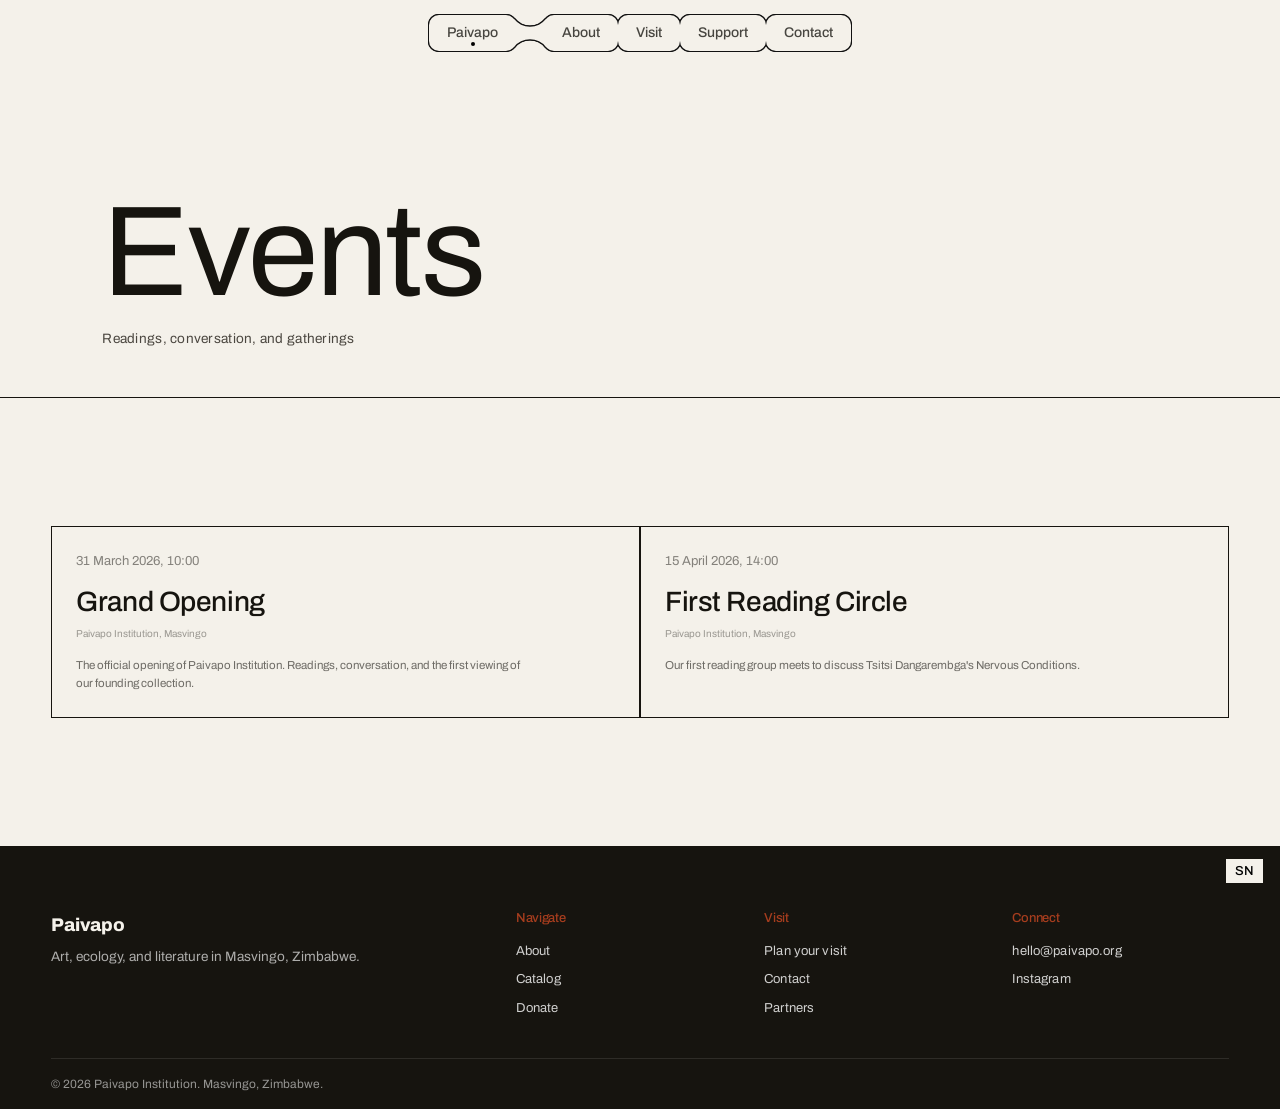
<file: events.html>
<!DOCTYPE html>
<html lang="en">
<head>
  <meta charset="UTF-8">
  <meta name="viewport" content="width=device-width, initial-scale=1.0">
  <title>Events | Paivapo Institution</title>
  <meta name="description" content="Upcoming events at Paivapo Institution.">
  <link rel="preconnect" href="https://fonts.googleapis.com">
  <link rel="preconnect" href="https://fonts.gstatic.com" crossorigin>
  <link href="https://fonts.googleapis.com/css2?family=Archivo:wght@400;500;600&display=swap" rel="stylesheet">
  <link rel="stylesheet" href="assets/css/style.css">
</head>
<body>
  <!-- To activate: add Events link to the navigation in each page's nav list -->

  <a href="#main" class="skip-link">Skip to main content</a>

  <!-- Header -->
  <header class="header" role="banner">
    <div class="header__inner">
      <nav class="nav" aria-label="Main navigation">
        <ul class="nav__list">
          <li><a href="index.html" class="nav__link nav__link--active">Paivapo</a></li>
          <li><a href="index.html#about" class="nav__link" data-i18n="nav.about">About</a></li>
          <li><a href="index.html#visit" class="nav__link" data-i18n="nav.visit">Visit</a></li>
          <li><a href="index.html#support" class="nav__link" data-i18n="nav.support">Support</a></li>
          <li><a href="index.html#contact" class="nav__link" data-i18n="nav.contact">Contact</a></li>
        </ul>
      </nav>
    </div>
  </header>

  <main id="main">

    <!-- Page Header -->
    <section class="page-header">
      <div class="container">
        <h1 class="page-header__title" id="pc-title">Events</h1>
        <p class="page-header__desc" id="pc-description">Readings, conversation, and gatherings</p>
      </div>
    </section>

    <!-- Events -->
    <section class="section">
      <div class="container">
        <div class="page-loader" id="events-loader">
          <div class="book-loader"><div class="inner"><div class="left"></div><div class="middle"></div><div class="right"></div></div><ul><li></li><li></li><li></li><li></li><li></li><li></li><li></li><li></li><li></li><li></li><li></li><li></li><li></li><li></li><li></li><li></li><li></li><li></li></ul></div>
        </div>
        <div class="grid grid--2" id="events-grid">
          <!-- Populated by main.js -->
        </div>
      </div>
    </section>

  </main>

  <!-- Footer -->
  <footer class="footer" role="contentinfo">
    <div class="container">
      <div class="footer__grid">
        <div>
          <div class="footer__brand">Paivapo</div>
          <p class="footer__tagline">Art, ecology, and literature in Masvingo, Zimbabwe.</p>
        </div>
        <div>
          <h4 class="footer__heading">Navigate</h4>
          <a href="about.html" class="footer__link">About</a>
          <a href="catalog.html" class="footer__link">Catalog</a>
          <a href="donate.html" class="footer__link">Donate</a>
        </div>
        <div>
          <h4 class="footer__heading">Visit</h4>
          <a href="visit.html" class="footer__link">Plan your visit</a>
          <a href="contact.html" class="footer__link">Contact</a>
          <a href="partners.html" class="footer__link">Partners</a>
        </div>
        <div>
          <h4 class="footer__heading">Connect</h4>
          <a href="mailto:hello@paivapo.org" class="footer__link">hello@paivapo.org</a>
          <a href="https://instagram.com/paivapo" target="_blank" rel="noopener" class="footer__link">Instagram</a>
        </div>
      </div>
      <div class="footer__bottom">
        <span class="footer__copy">&copy; 2026 Paivapo Institution. Masvingo, Zimbabwe.</span>
      </div>
    </div>
  </footer>

  <button class="lang-toggle lang-toggle--corner" aria-label="Switch to Shona">SN</button>

  <script src="assets/js/translations.js"></script>
  <script src="assets/js/main.js"></script>
</body>
</html>
</file>
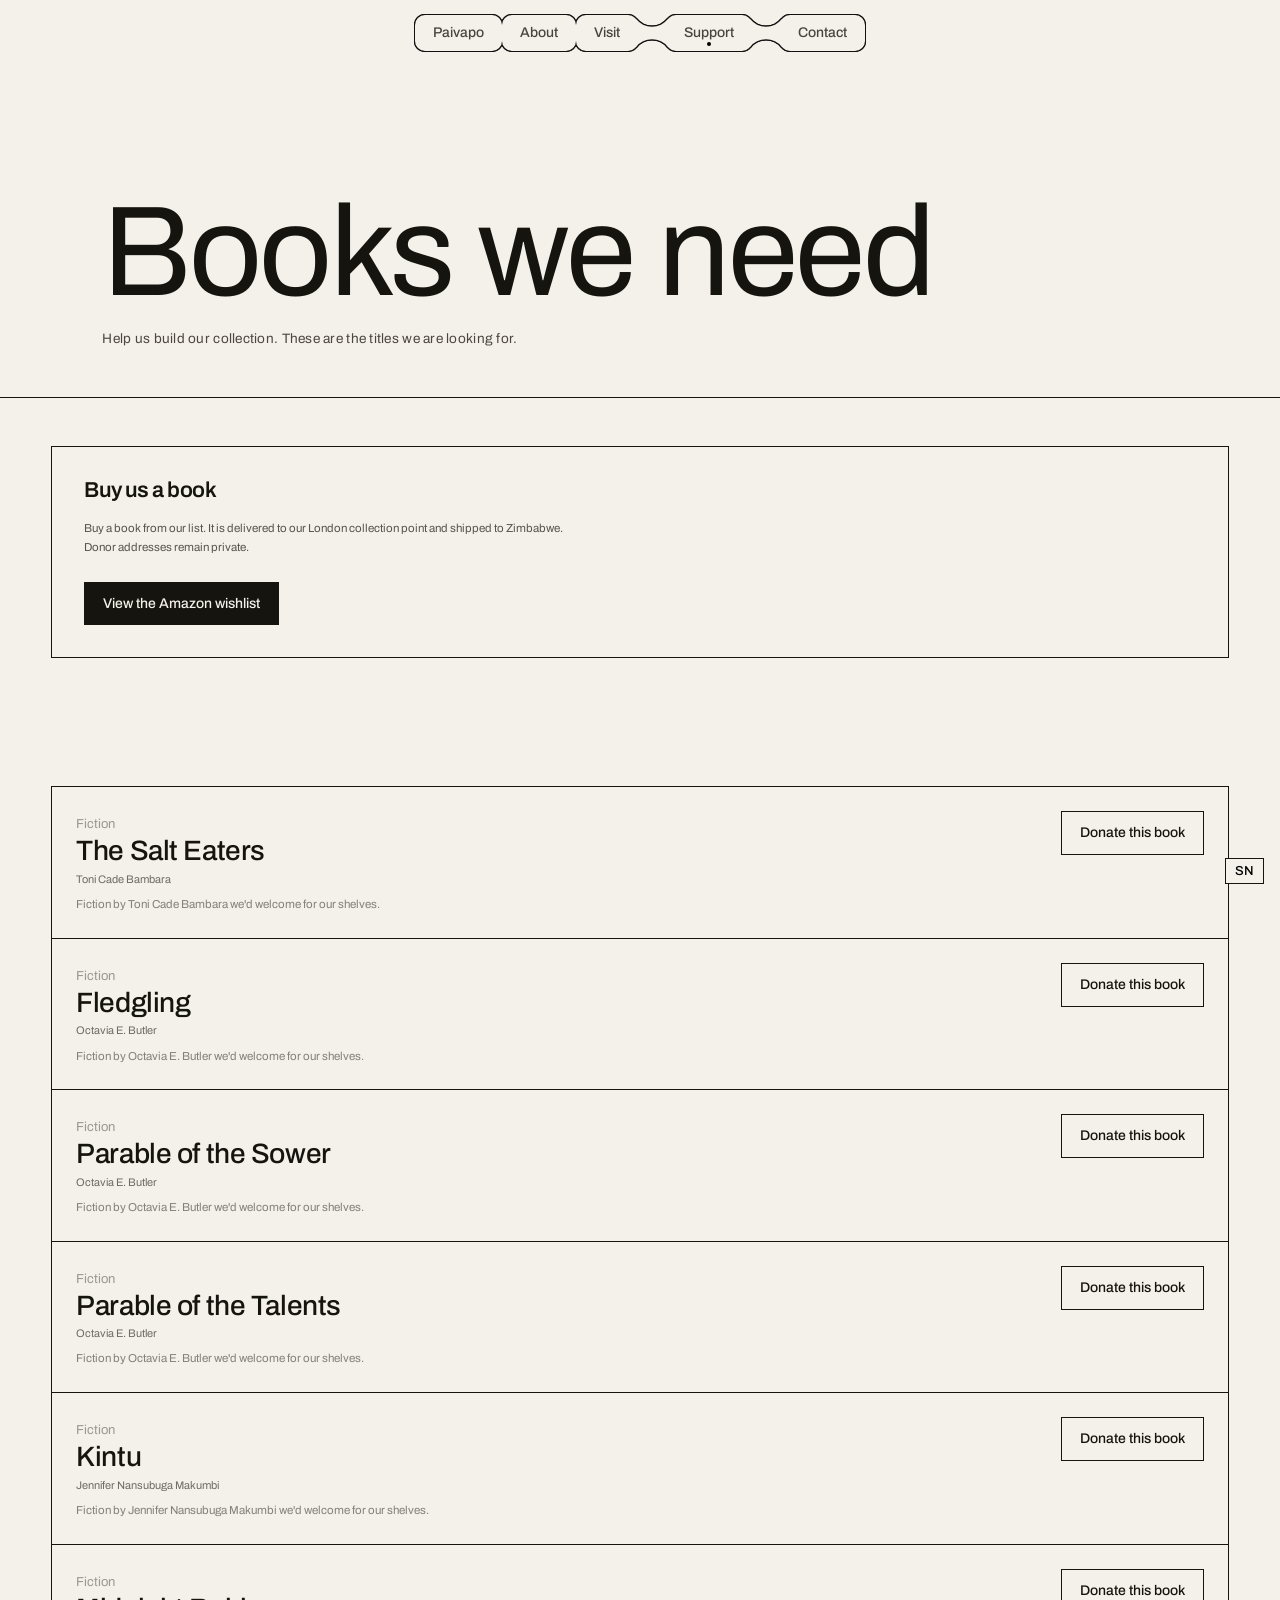
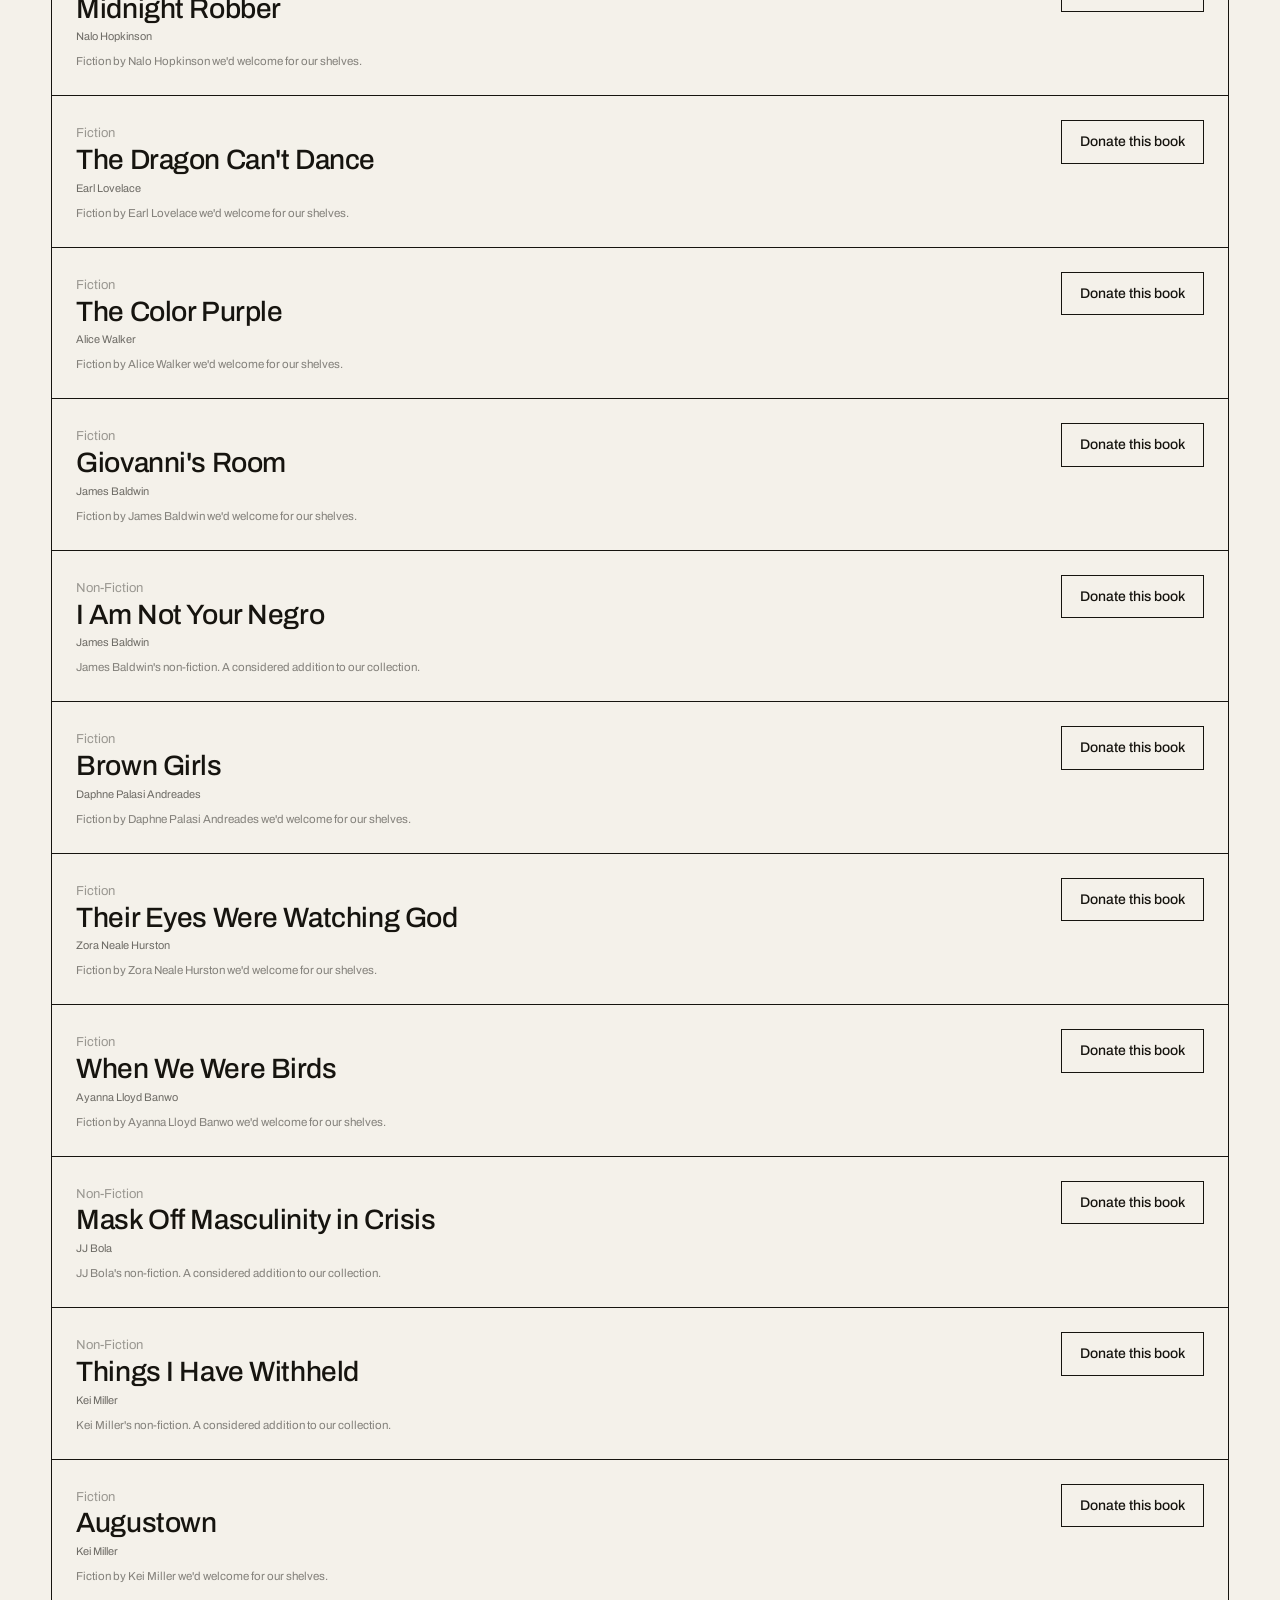
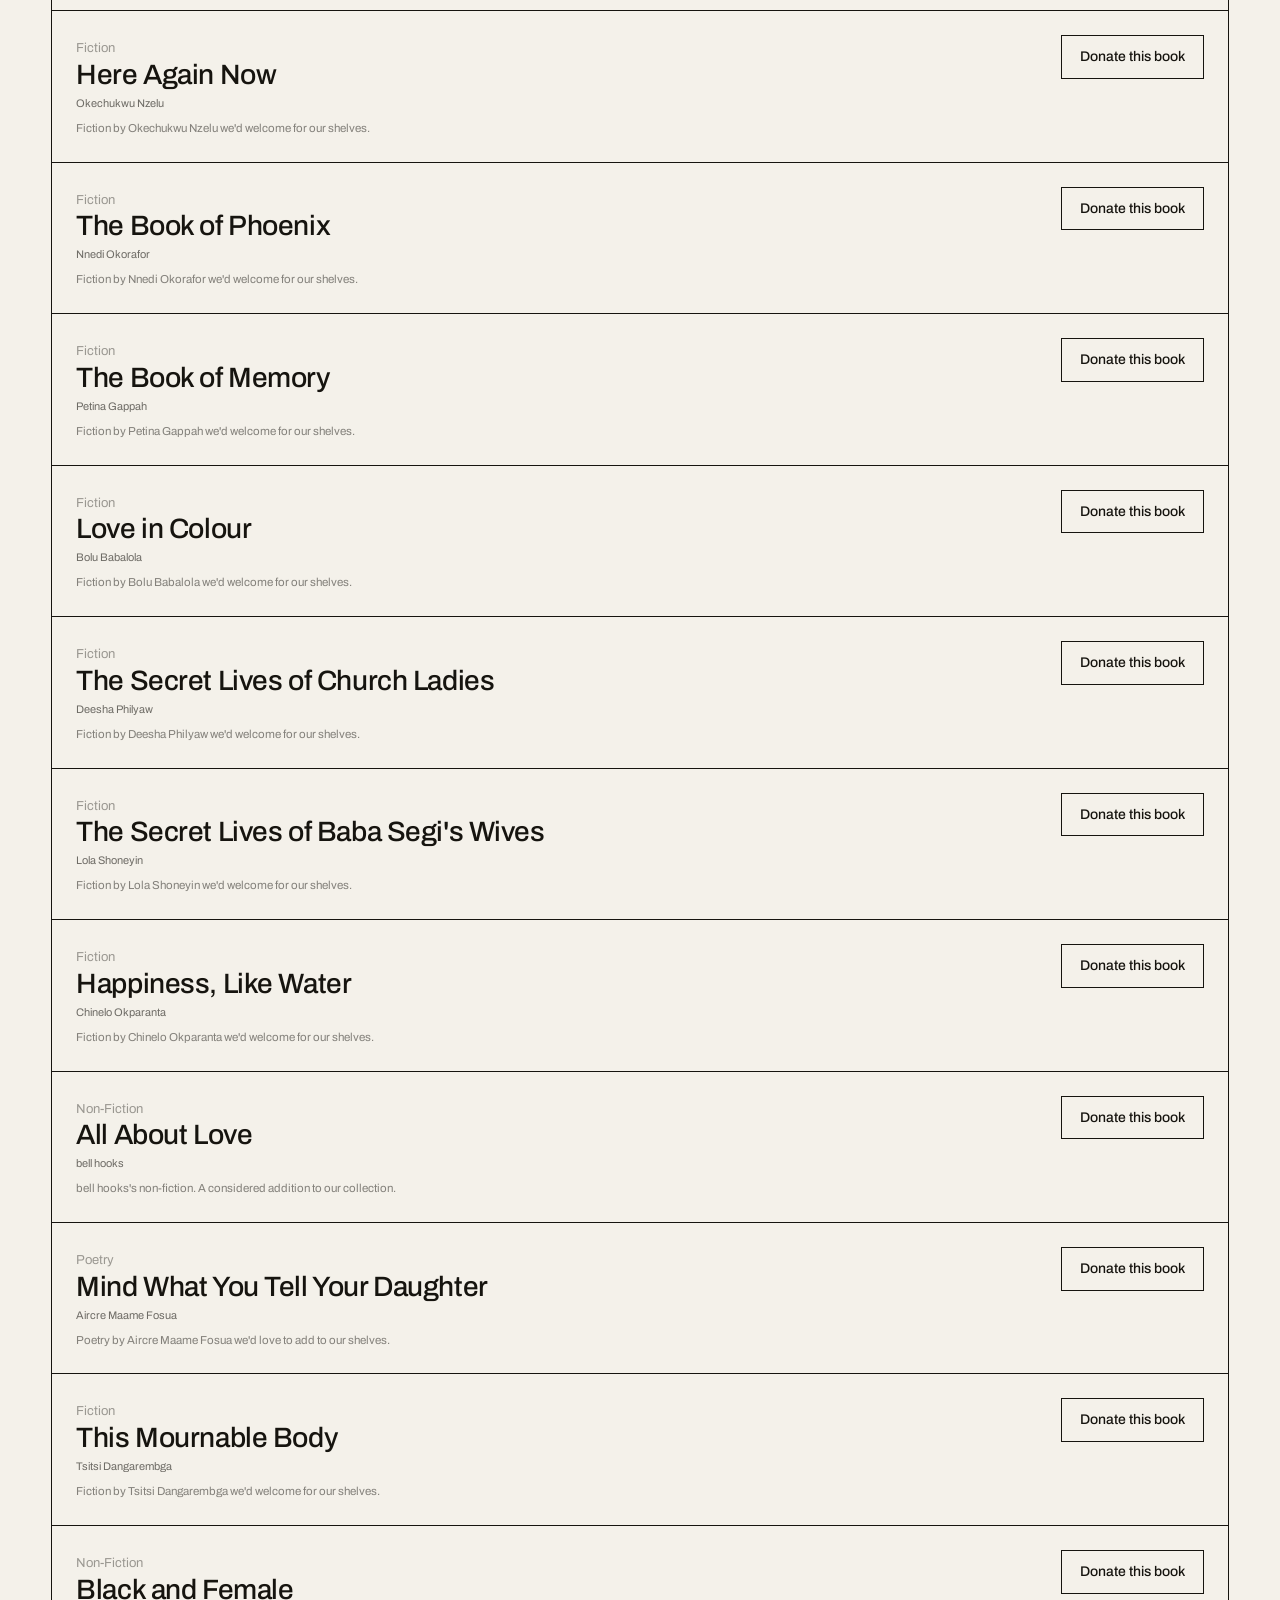
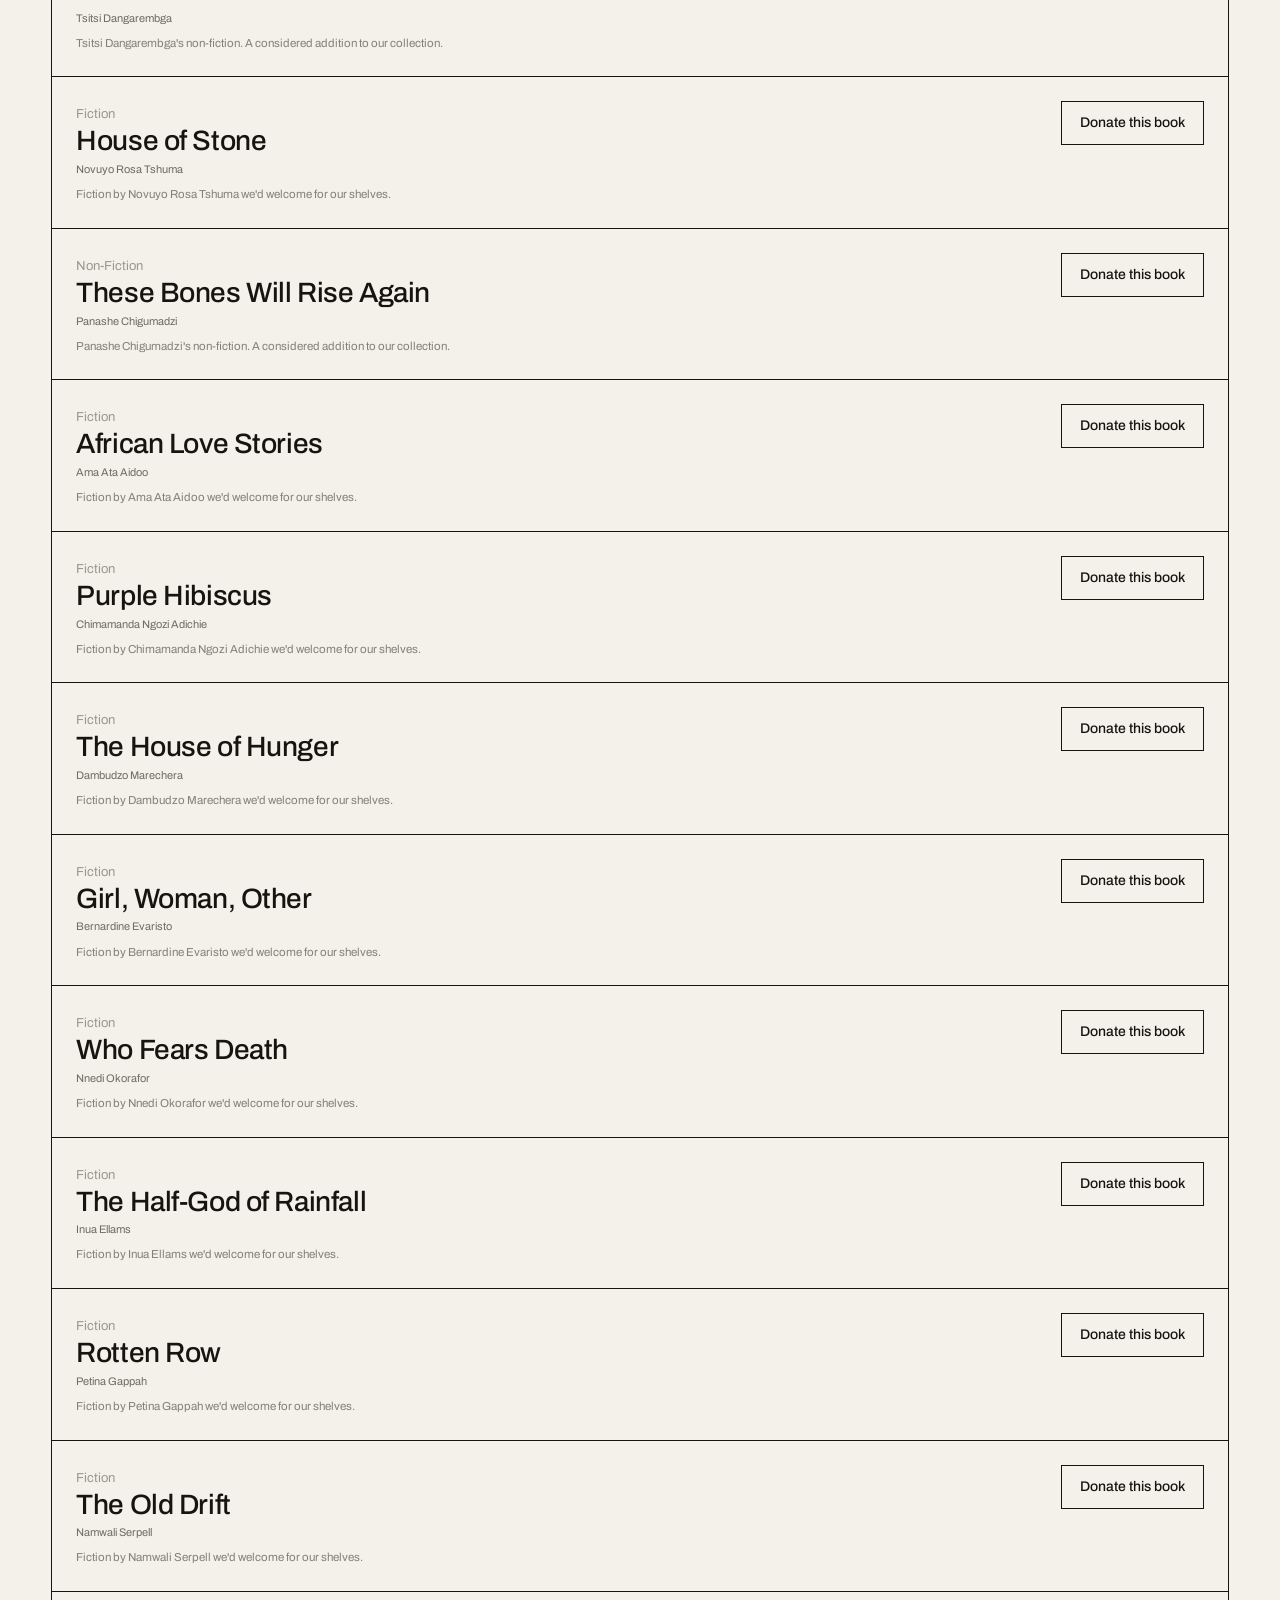
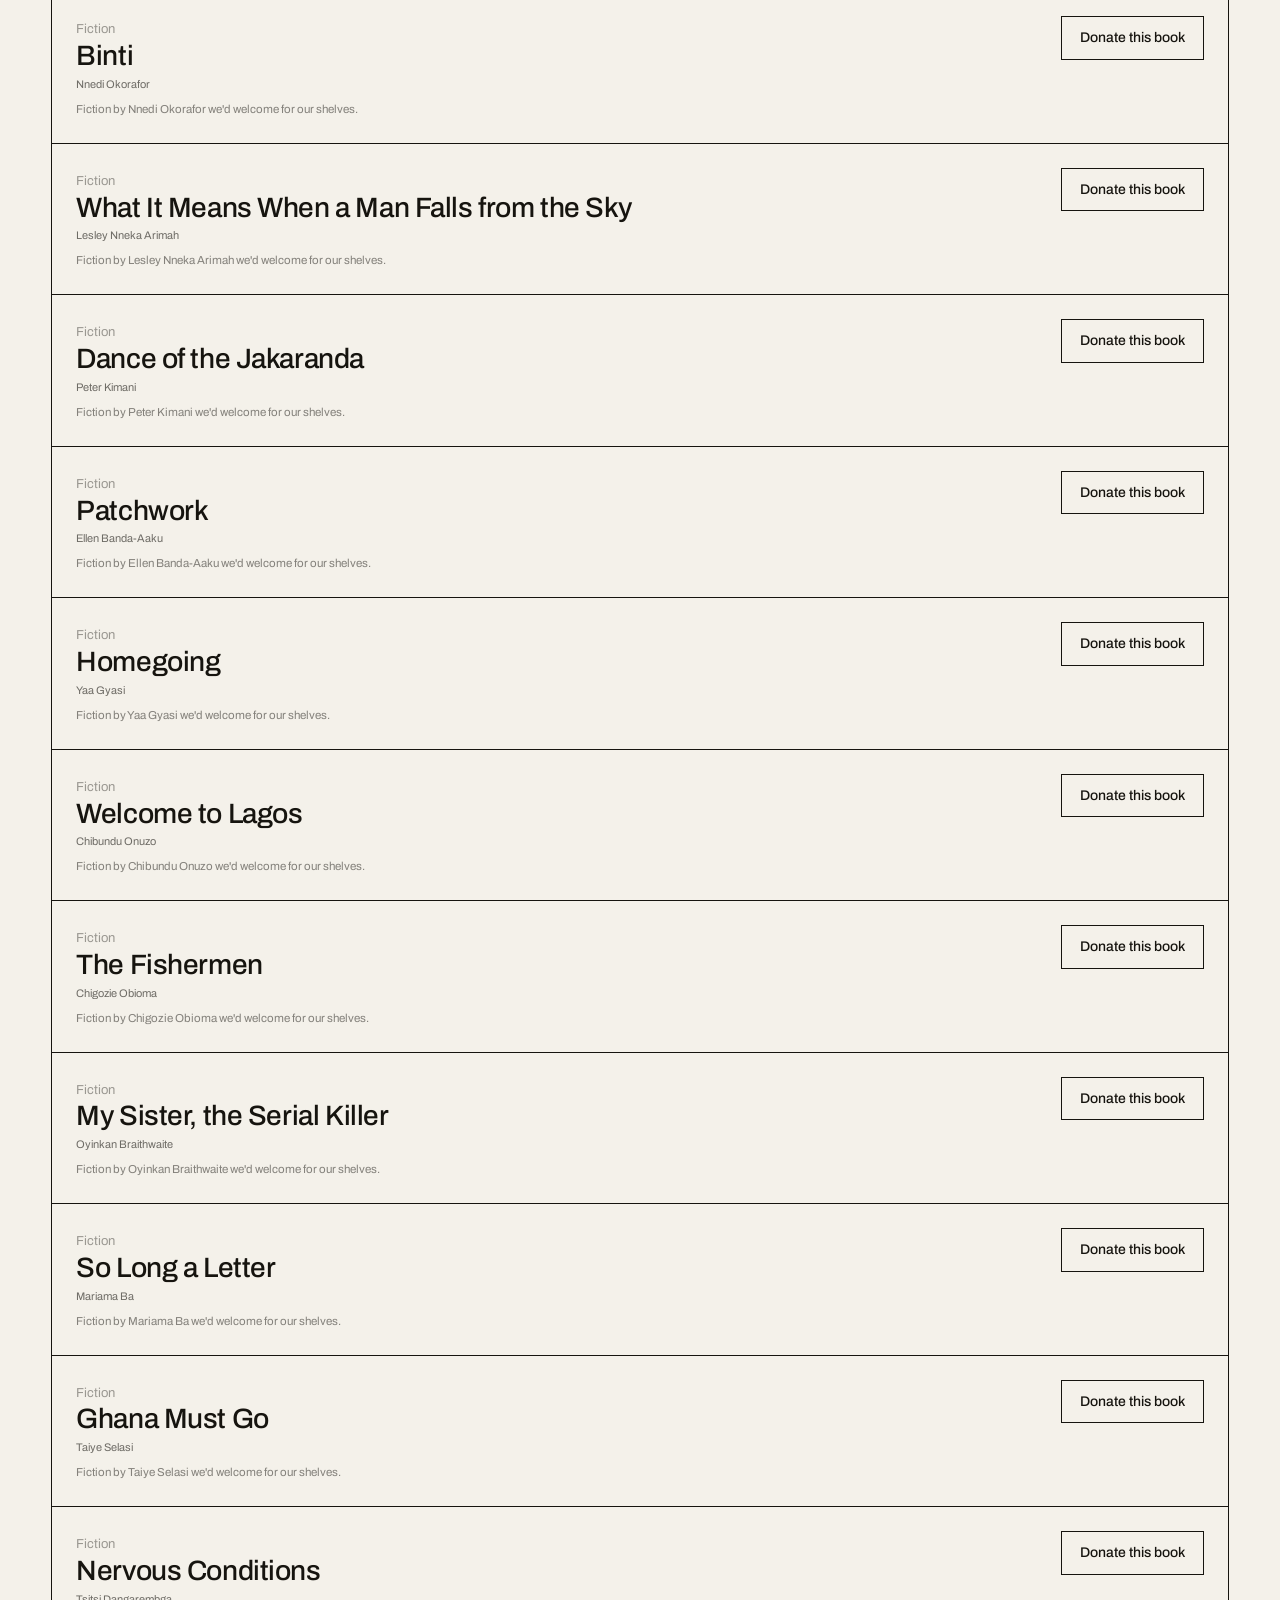
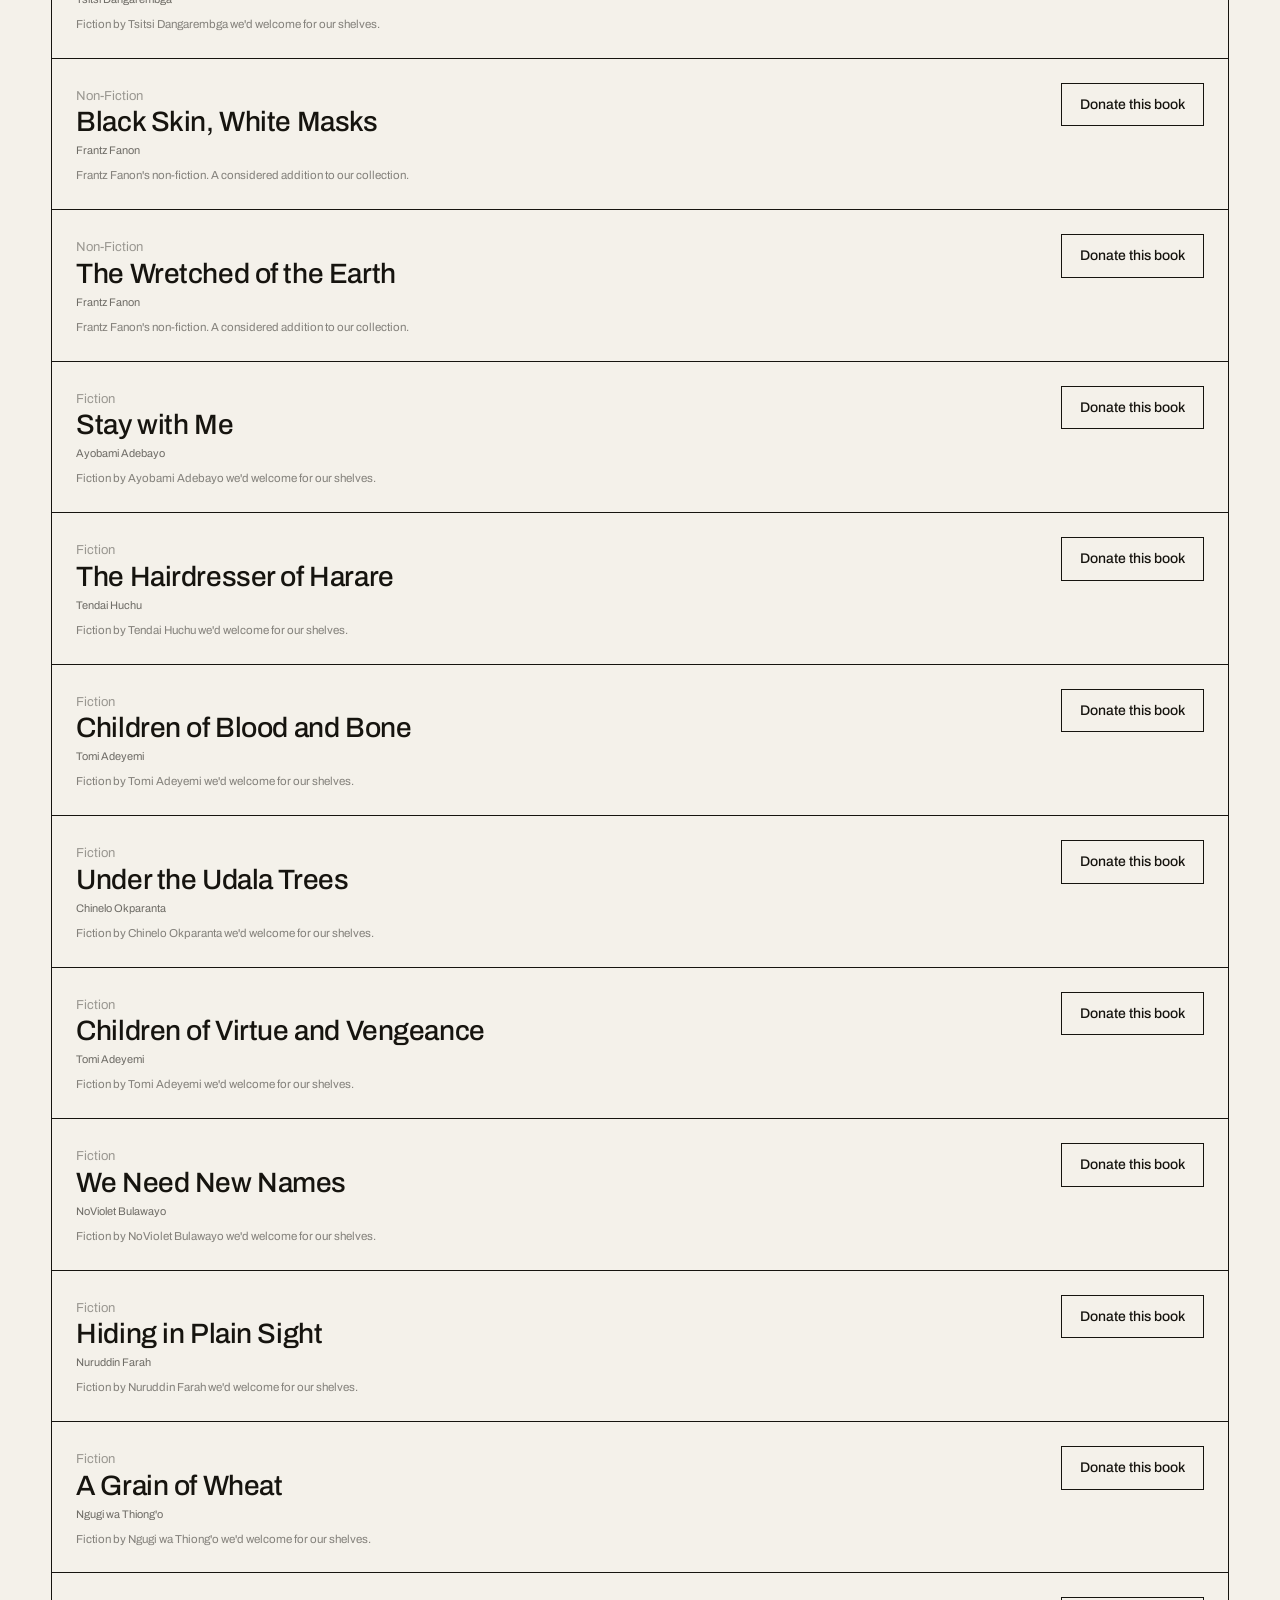
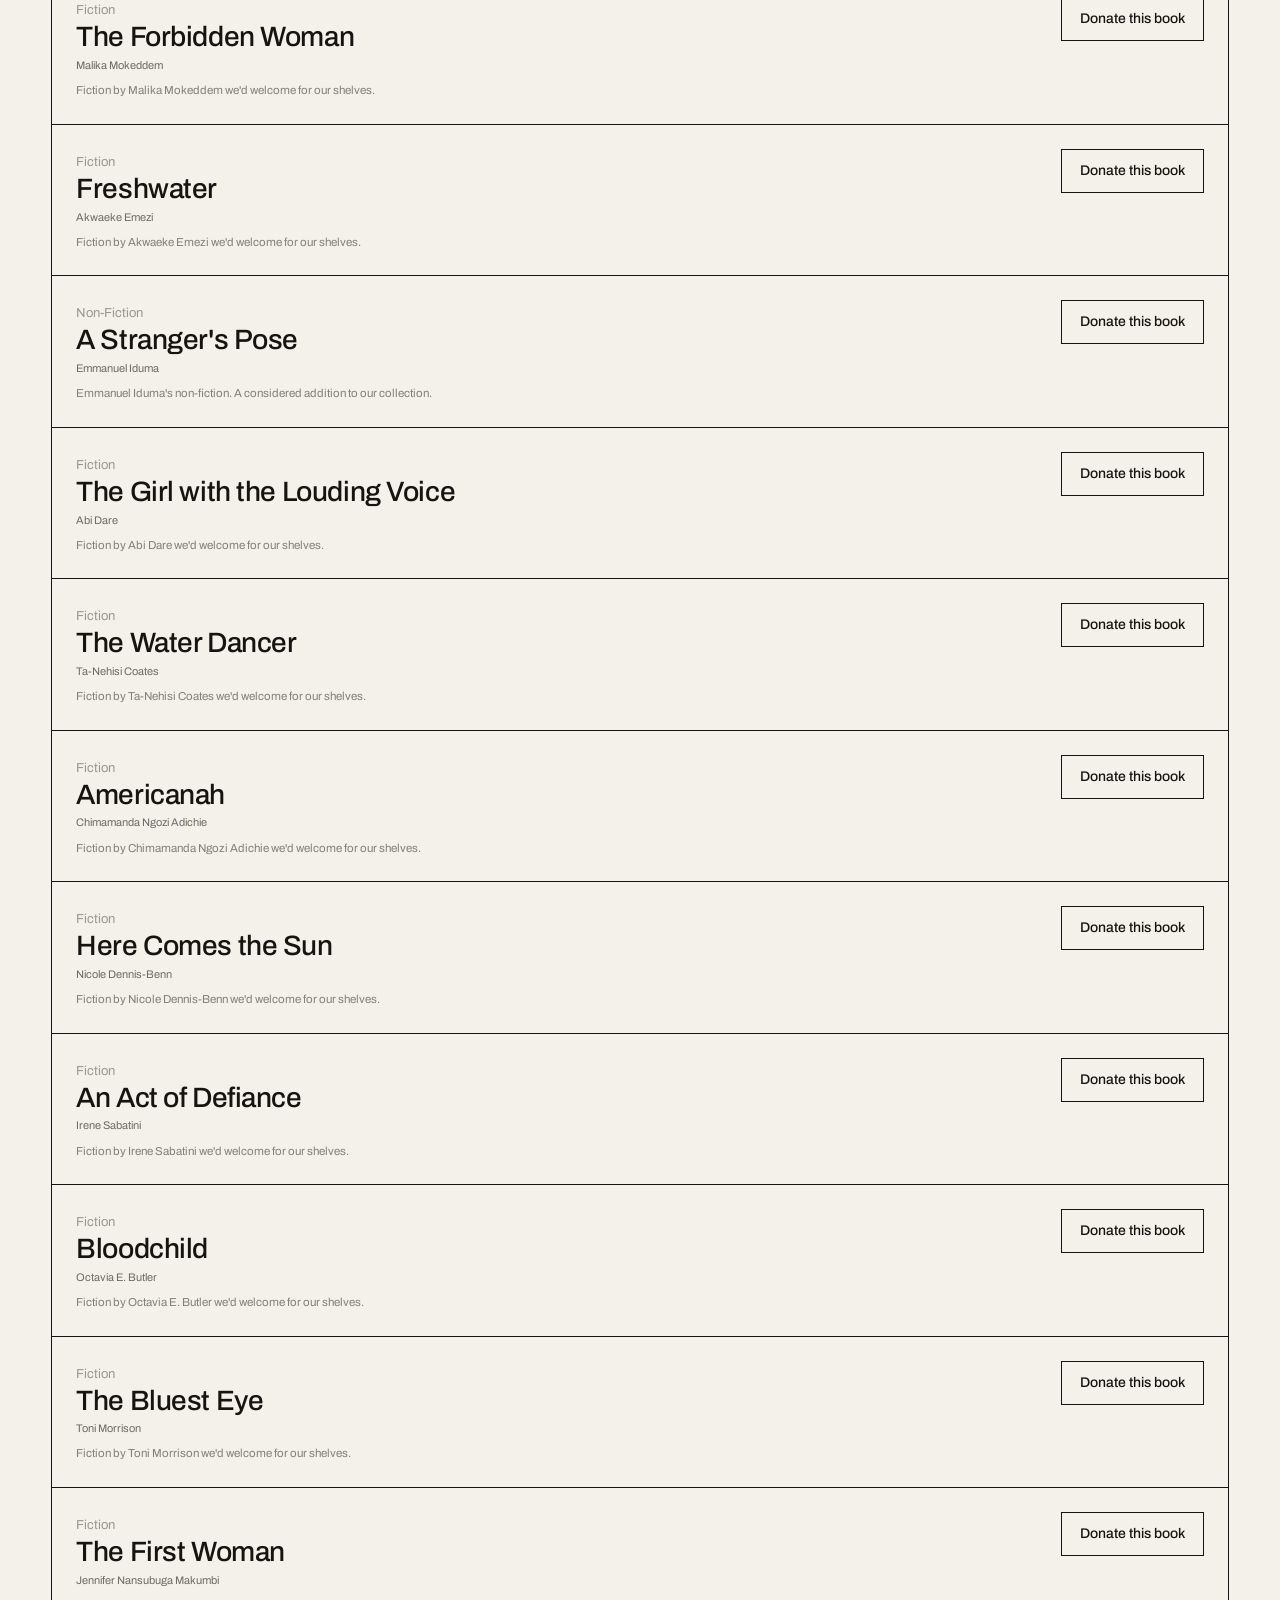
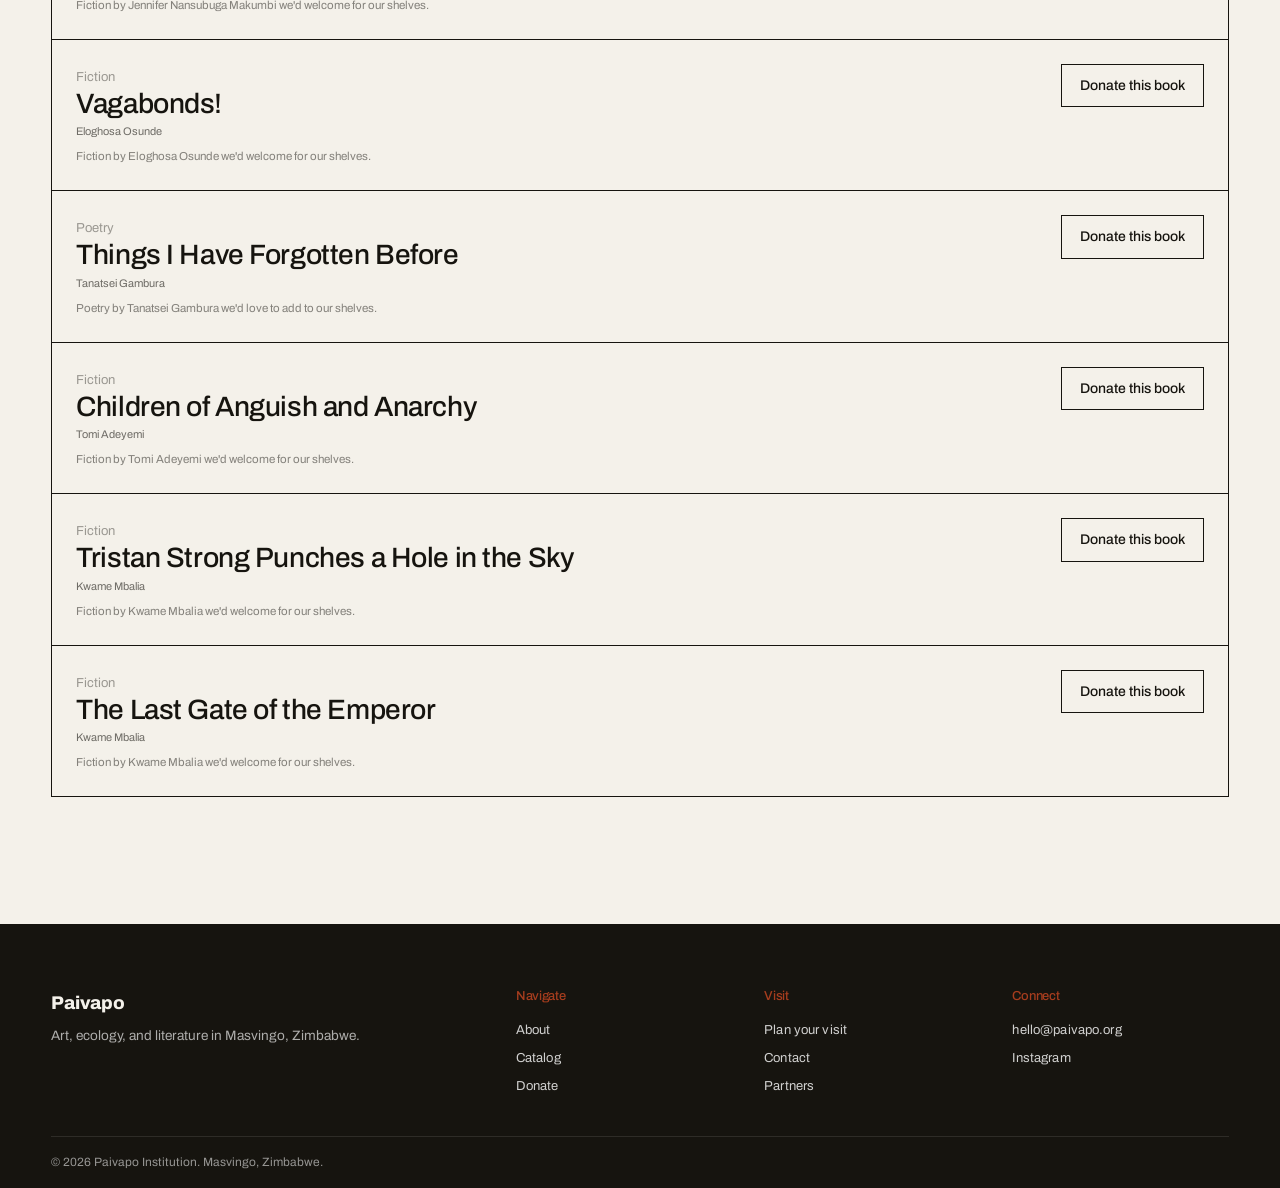
<file: wishlist.html>
<!DOCTYPE html>
<html lang="en">
<head>
  <meta charset="UTF-8">
  <meta name="viewport" content="width=device-width, initial-scale=1.0">
  <title>Books we need | Paivapo Institution</title>
  <meta name="description" content="Help build the Paivapo library collection. These are the books we need. Donate a title directly.">
  <link rel="preconnect" href="https://fonts.googleapis.com">
  <link rel="preconnect" href="https://fonts.gstatic.com" crossorigin>
  <link href="https://fonts.googleapis.com/css2?family=Archivo:wght@400;500;600&display=swap" rel="stylesheet">
  <link rel="stylesheet" href="assets/css/style.css">
</head>
<body>

  <a href="#main" class="skip-link">Skip to main content</a>

  <!-- Header -->
  <header class="header" role="banner">
    <div class="header__inner">
      <nav class="nav" aria-label="Main navigation">
        <ul class="nav__list">
          <li><a href="index.html" class="nav__link">Paivapo</a></li>
          <li><a href="index.html#about" class="nav__link" data-i18n="nav.about">About</a></li>
          <li><a href="index.html#visit" class="nav__link" data-i18n="nav.visit">Visit</a></li>
          <li><a href="index.html#support" class="nav__link nav__link--active" data-i18n="nav.support">Support</a></li>
          <li><a href="index.html#contact" class="nav__link" data-i18n="nav.contact">Contact</a></li>
        </ul>
      </nav>
    </div>
  </header>

  <main id="main">

    <!-- Page Header -->
    <section class="page-header">
      <div class="container">
        <h1 class="page-header__title" id="pc-title" data-i18n="wishlist.title">Books we need</h1>
        <p class="page-header__desc" id="pc-description" data-i18n="wishlist.desc">Help us build our collection. These are the titles we are looking for.</p>
      </div>
    </section>

    <!-- Donate-a-Book CTA -->
    <section class="container" style="padding-top:var(--space-2xl);">
      <div class="info-block">
        <h2 class="info-block__title" id="pc-buy-title">Buy us a book</h2>
        <p class="info-block__text" id="pc-buy-text" style="max-width:500px;margin-bottom:var(--space-lg);">
          Buy a book from our list. It is delivered to our London collection point and shipped to Zimbabwe. Donor addresses remain private.
        </p>
        <a href="https://www.amazon.co.uk/hz/wishlist/ls/placeholder" target="_blank" rel="noopener" class="btn btn--primary" id="pc-buy-button">
          View the Amazon wishlist &rarr;
        </a>
      </div>
    </section>

    <!-- Wishlist -->
    <section class="section">
      <div class="container">
        <div class="page-loader" id="wishlist-loader">
          <div class="book-loader"><div class="inner"><div class="left"></div><div class="middle"></div><div class="right"></div></div><ul><li></li><li></li><li></li><li></li><li></li><li></li><li></li><li></li><li></li><li></li><li></li><li></li><li></li><li></li><li></li><li></li><li></li><li></li></ul></div>
        </div>
        <div id="wishlist-list" aria-label="Books we need">
          <!-- Populated by main.js -->
        </div>
      </div>
    </section>

  </main>

  <!-- Footer -->
  <footer class="footer" role="contentinfo">
    <div class="container">
      <div class="footer__grid">
        <div>
          <div class="footer__brand">Paivapo</div>
          <p class="footer__tagline">Art, ecology, and literature in Masvingo, Zimbabwe.</p>
        </div>
        <div>
          <h4 class="footer__heading">Navigate</h4>
          <a href="about.html" class="footer__link">About</a>
          <a href="catalog.html" class="footer__link">Catalog</a>
          <a href="donate.html" class="footer__link">Donate</a>
        </div>
        <div>
          <h4 class="footer__heading">Visit</h4>
          <a href="visit.html" class="footer__link">Plan your visit</a>
          <a href="contact.html" class="footer__link">Contact</a>
          <a href="partners.html" class="footer__link">Partners</a>
        </div>
        <div>
          <h4 class="footer__heading">Connect</h4>
          <a href="mailto:hello@paivapo.org" class="footer__link">hello@paivapo.org</a>
          <a href="https://instagram.com/paivapo" target="_blank" rel="noopener" class="footer__link">Instagram</a>
        </div>
      </div>
      <div class="footer__bottom">
        <span class="footer__copy">&copy; 2026 Paivapo Institution. Masvingo, Zimbabwe.</span>
      </div>
    </div>
  </footer>

  <button class="lang-toggle lang-toggle--corner" aria-label="Switch to Shona">SN</button>

  <script src="assets/js/translations.js"></script>
  <script src="assets/js/main.js"></script>
</body>
</html>
</file>
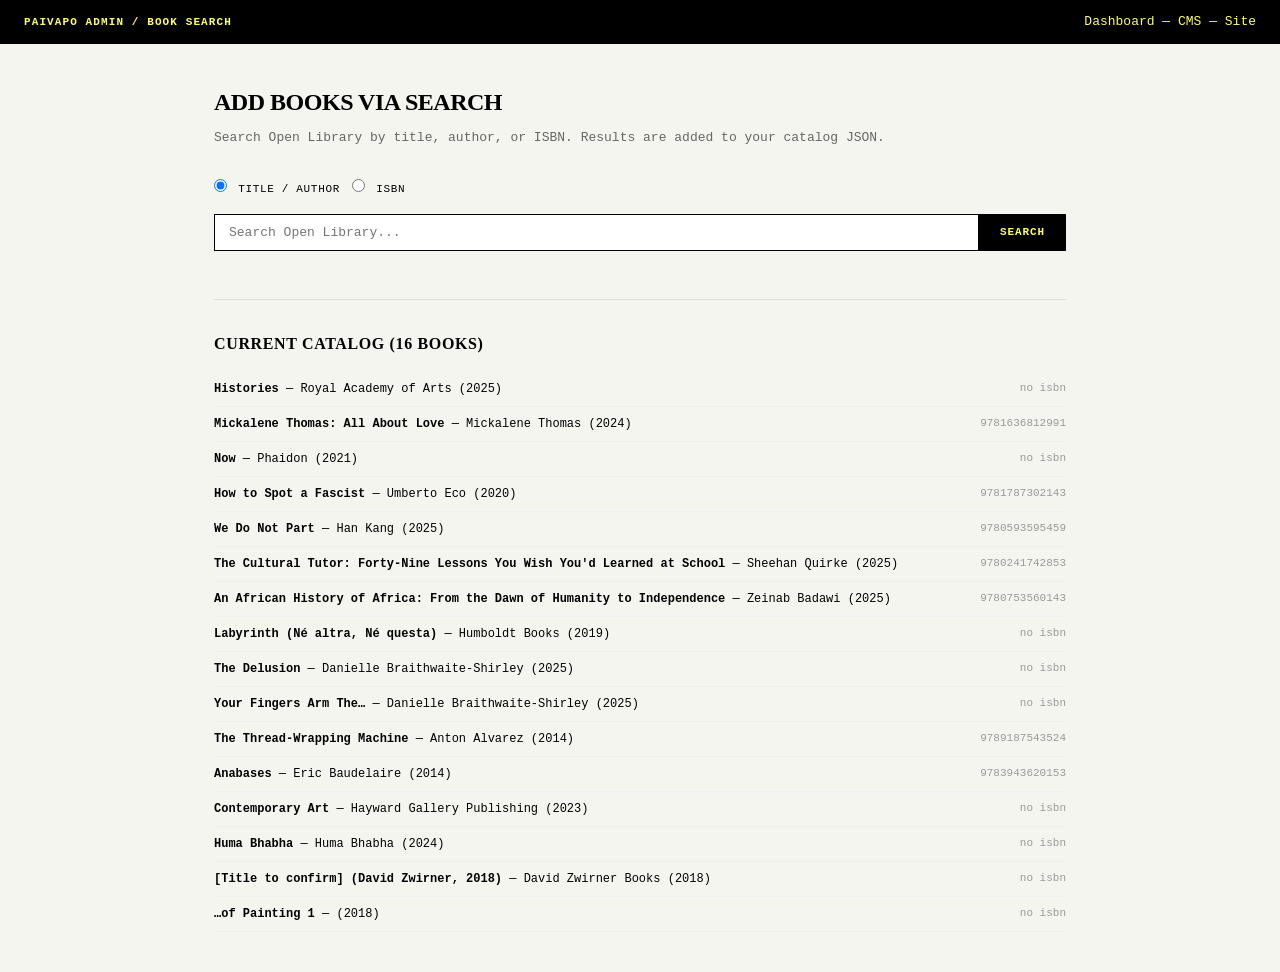
<file: admin/book-search.html>
<!DOCTYPE html>
<html lang="en">
<head>
  <meta charset="UTF-8">
  <meta name="viewport" content="width=device-width, initial-scale=1.0">
  <title>Book Search — Paivapo Admin</title>
  <style>
    * { margin: 0; padding: 0; box-sizing: border-box; }
    body {
      font-family: 'SF Mono', 'Consolas', 'Liberation Mono', monospace;
      font-size: 13px;
      background: #f5f5f0;
      color: #000;
      line-height: 1.5;
    }
    .admin-bar {
      background: #000;
      color: #FFFF63;
      padding: 12px 24px;
      display: flex;
      align-items: center;
      justify-content: space-between;
    }
    .admin-bar a { color: #FFFF63; text-decoration: none; }
    .admin-bar a:hover { text-decoration: underline; }
    .admin-title { font-weight: 700; text-transform: uppercase; letter-spacing: 0.1em; font-size: 11px; }

    .main { max-width: 900px; margin: 0 auto; padding: 40px 24px; }

    h1 { font-size: 24px; font-weight: 900; text-transform: uppercase; letter-spacing: -0.02em; margin-bottom: 8px; font-family: Georgia, serif; }
    .subtitle { color: #666; margin-bottom: 32px; }

    .search-box {
      display: flex;
      gap: 0;
      margin-bottom: 32px;
    }
    .search-box input {
      flex: 1;
      padding: 10px 14px;
      border: 1px solid #ccc;
      font-family: inherit;
      font-size: 13px;
      outline: none;
    }
    .search-box input:focus { border-color: #000; }
    .search-box button {
      padding: 10px 20px;
      background: #000;
      color: #FFFF63;
      border: 1px solid #000;
      font-family: inherit;
      font-size: 11px;
      font-weight: 700;
      text-transform: uppercase;
      letter-spacing: 0.08em;
      cursor: pointer;
    }
    .search-box button:hover { background: #333; }
    .search-box button:disabled { opacity: 0.5; cursor: default; }

    .search-mode {
      display: flex;
      gap: 12px;
      margin-bottom: 16px;
    }
    .search-mode label {
      font-size: 11px;
      text-transform: uppercase;
      letter-spacing: 0.06em;
      cursor: pointer;
    }
    .search-mode input { margin-right: 4px; }

    .results { margin-bottom: 40px; }
    .result-count { font-size: 11px; color: #666; margin-bottom: 16px; text-transform: uppercase; letter-spacing: 0.06em; }

    .book-result {
      display: grid;
      grid-template-columns: 80px 1fr auto;
      gap: 16px;
      align-items: start;
      padding: 16px;
      border: 1px solid #ddd;
      margin-bottom: -1px;
      background: #fff;
    }
    .book-result:hover { background: #fafaf5; }
    .book-result__cover {
      width: 80px;
      height: 120px;
      background: #eee;
      overflow: hidden;
    }
    .book-result__cover img { width: 100%; height: 100%; object-fit: cover; }
    .book-result__title { font-weight: 700; font-size: 14px; font-family: Georgia, serif; }
    .book-result__author { color: #666; margin-top: 2px; }
    .book-result__meta { color: #999; font-size: 11px; margin-top: 4px; }
    .book-result__desc { color: #555; font-size: 12px; margin-top: 8px; max-width: 500px; }

    .btn-add {
      padding: 8px 16px;
      background: #000;
      color: #FFFF63;
      border: 1px solid #000;
      font-family: inherit;
      font-size: 10px;
      font-weight: 700;
      text-transform: uppercase;
      letter-spacing: 0.08em;
      cursor: pointer;
      white-space: nowrap;
      align-self: center;
    }
    .btn-add:hover { background: #333; }
    .btn-add:disabled { opacity: 0.4; cursor: default; background: #666; }
    .btn-add--added {
      background: #FFFF63;
      color: #000;
      border-color: #ccc;
    }

    .category-select {
      font-family: inherit;
      font-size: 11px;
      padding: 4px 8px;
      border: 1px solid #ccc;
      margin-top: 6px;
      display: block;
    }

    .status { padding: 12px 16px; background: #FFFF63; border: 1px solid #ccc; margin-bottom: 24px; font-size: 12px; }
    .status--error { background: #fdd; border-color: #c00; }

    .loading { text-align: center; padding: 40px; color: #999; }

    .current-catalog { margin-top: 48px; padding-top: 32px; border-top: 1px solid #ddd; }
    .current-catalog h2 { font-size: 16px; font-weight: 700; text-transform: uppercase; letter-spacing: 0.04em; margin-bottom: 16px; font-family: Georgia, serif; }
    .catalog-item {
      display: flex;
      justify-content: space-between;
      align-items: center;
      padding: 8px 0;
      border-bottom: 1px solid #eee;
      font-size: 12px;
    }
    .catalog-item__title { font-weight: 700; }
    .catalog-item__isbn { color: #999; font-size: 11px; }
  </style>
</head>
<body>

  <div class="admin-bar">
    <span class="admin-title">Paivapo Admin / Book Search</span>
    <div>
      <a href="/admin/">Dashboard</a> &mdash;
      <a href="/cms/">CMS</a> &mdash;
      <a href="/">Site</a>
    </div>
  </div>

  <div class="main">
    <h1>Add Books via Search</h1>
    <p class="subtitle">Search Open Library by title, author, or ISBN. Results are added to your catalog JSON.</p>

    <div id="status-area"></div>

    <div class="search-mode">
      <label><input type="radio" name="mode" value="query" checked> Title / Author</label>
      <label><input type="radio" name="mode" value="isbn"> ISBN</label>
    </div>

    <div class="search-box">
      <input type="text" id="search-input" placeholder="Search Open Library..." autofocus>
      <button id="search-btn">Search</button>
    </div>

    <div id="results" class="results"></div>

    <div class="current-catalog">
      <h2>Current Catalog (<span id="catalog-count">0</span> books)</h2>
      <div id="catalog-list"></div>
    </div>
  </div>

  <script>
    (function() {
      var catalog = [];
      var searchMode = 'query';

      // Load current catalog
      fetch('/data/books.json')
        .then(function(r) { return r.json(); })
        .then(function(data) {
          catalog = data || [];
          renderCatalog();
        });

      function renderCatalog() {
        var el = document.getElementById('catalog-list');
        var countEl = document.getElementById('catalog-count');
        countEl.textContent = catalog.length;
        el.innerHTML = catalog.map(function(b) {
          return '<div class="catalog-item">' +
            '<div><span class="catalog-item__title">' + b.title + '</span> — ' + b.author + ' (' + b.year + ')</div>' +
            '<span class="catalog-item__isbn">' + (b.isbn || 'no isbn') + '</span>' +
          '</div>';
        }).join('');
      }

      // Search mode
      document.querySelectorAll('input[name="mode"]').forEach(function(radio) {
        radio.addEventListener('change', function() {
          searchMode = this.value;
          var input = document.getElementById('search-input');
          input.placeholder = searchMode === 'isbn' ? 'Enter ISBN...' : 'Search Open Library...';
        });
      });

      // Search
      var searchInput = document.getElementById('search-input');
      var searchBtn = document.getElementById('search-btn');

      searchInput.addEventListener('keydown', function(e) {
        if (e.key === 'Enter') doSearch();
      });
      searchBtn.addEventListener('click', doSearch);

      function doSearch() {
        var q = searchInput.value.trim();
        if (!q) return;

        searchBtn.disabled = true;
        searchBtn.textContent = 'Searching...';
        document.getElementById('results').innerHTML = '<div class="loading">Searching Open Library...</div>';

        var url;
        if (searchMode === 'isbn') {
          url = 'https://openlibrary.org/search.json?isbn=' + encodeURIComponent(q) + '&limit=10';
        } else {
          url = 'https://openlibrary.org/search.json?q=' + encodeURIComponent(q) + '&limit=20';
        }

        fetch(url)
          .then(function(r) { return r.json(); })
          .then(function(data) {
            renderResults(data.docs || []);
          })
          .catch(function(err) {
            document.getElementById('results').innerHTML = '<div class="status status--error">Search failed: ' + err.message + '</div>';
          })
          .finally(function() {
            searchBtn.disabled = false;
            searchBtn.textContent = 'Search';
          });
      }

      function renderResults(docs) {
        var el = document.getElementById('results');

        if (docs.length === 0) {
          el.innerHTML = '<div class="result-count">No results found</div>';
          return;
        }

        el.innerHTML = '<div class="result-count">' + docs.length + ' results</div>' +
          docs.map(function(doc) {
            var isbn = (doc.isbn && doc.isbn[0]) || '';
            var coverUrl = isbn
              ? 'https://covers.openlibrary.org/b/isbn/' + isbn + '-M.jpg'
              : '';
            var year = doc.first_publish_year || '';
            var author = (doc.author_name && doc.author_name[0]) || 'Unknown';
            var title = doc.title || 'Untitled';
            var alreadyInCatalog = catalog.some(function(b) { return b.isbn === isbn && isbn; });

            return '<div class="book-result" data-isbn="' + isbn + '" data-title="' + escapeAttr(title) + '" data-author="' + escapeAttr(author) + '" data-year="' + year + '">' +
              '<div class="book-result__cover">' +
                (coverUrl ? '<img src="' + coverUrl + '" alt="" loading="lazy">' : '') +
              '</div>' +
              '<div>' +
                '<div class="book-result__title">' + escapeHtml(title) + '</div>' +
                '<div class="book-result__author">' + escapeHtml(author) + '</div>' +
                '<div class="book-result__meta">' +
                  (year ? year + ' · ' : '') +
                  (isbn ? 'ISBN: ' + isbn : 'No ISBN') +
                '</div>' +
                '<select class="category-select">' +
                  '<option value="art">Art</option>' +
                  '<option value="ecology">Ecology</option>' +
                  '<option value="literature">Literature</option>' +
                '</select>' +
              '</div>' +
              '<button class="btn-add' + (alreadyInCatalog ? ' btn-add--added' : '') + '"' +
                (alreadyInCatalog ? ' disabled' : '') + '>' +
                (alreadyInCatalog ? 'In Catalog' : 'Add to Catalog') +
              '</button>' +
            '</div>';
          }).join('');

        // Attach add buttons
        el.querySelectorAll('.btn-add:not(:disabled)').forEach(function(btn) {
          btn.addEventListener('click', function() {
            var row = btn.closest('.book-result');
            var category = row.querySelector('.category-select').value;
            addBookToCatalog(row, category, btn);
          });
        });
      }

      function addBookToCatalog(row, category, btn) {
        var isbn = row.dataset.isbn;
        var title = row.dataset.title;
        var author = row.dataset.author;
        var year = parseInt(row.dataset.year) || 0;

        // Fetch description from Open Library
        var descPromise = isbn
          ? fetch('https://openlibrary.org/isbn/' + isbn + '.json')
              .then(function(r) { return r.ok ? r.json() : {}; })
              .catch(function() { return {}; })
          : Promise.resolve({});

        btn.disabled = true;
        btn.textContent = 'Adding...';

        descPromise.then(function(bookData) {
          var description = '';
          if (bookData.description) {
            description = typeof bookData.description === 'string'
              ? bookData.description
              : bookData.description.value || '';
          }
          // Truncate long descriptions
          if (description.length > 300) {
            description = description.substring(0, 297) + '...';
          }

          var newId = String(catalog.length + 1).padStart(3, '0');
          var coverUrl = isbn
            ? 'https://covers.openlibrary.org/b/isbn/' + isbn + '-L.jpg'
            : '/assets/images/placeholder.svg';

          var newBook = {
            id: newId,
            isbn: isbn,
            title: title,
            author: author,
            category: category,
            description: description || 'No description available.',
            cover_url: coverUrl,
            year: year,
            added_date: new Date().toISOString().split('T')[0],
            featured: false
          };

          catalog.push(newBook);

          // Save to local file (download as JSON)
          var blob = new Blob([JSON.stringify(catalog, null, 2)], { type: 'application/json' });
          var a = document.createElement('a');
          a.href = URL.createObjectURL(blob);
          a.download = 'books.json';
          a.click();
          URL.revokeObjectURL(a.href);

          btn.textContent = 'Added ✓';
          btn.classList.add('btn-add--added');

          showStatus('Added "' + title + '" to catalog. Replace data/books.json with the downloaded file.');
          renderCatalog();
        });
      }

      function showStatus(msg) {
        var el = document.getElementById('status-area');
        el.innerHTML = '<div class="status">' + msg + '</div>';
        setTimeout(function() { el.innerHTML = ''; }, 8000);
      }

      function escapeHtml(str) {
        var div = document.createElement('div');
        div.textContent = str;
        return div.innerHTML;
      }

      function escapeAttr(str) {
        return str.replace(/"/g, '&quot;').replace(/'/g, '&#39;').replace(/</g, '&lt;');
      }
    })();
  </script>
</body>
</html>
</file>
<file: assets/css/style.css>
/* ==========================================================================
   Paivapo Institution — Design System
   Brutalist / experimental — yellow-black, raw type, hard edges
   ========================================================================== */

/* ---------- Custom Properties ---------- */
:root {
  /* Palette: paper, ink, warm greys, one earth-red accent */
  --color-bg: #F4F1EA;
  --color-surface: #FBFAF7;
  --color-text: #16140F;
  --color-text-secondary: #4B4740;
  --color-text-muted: #8C867A;
  --color-accent: #A63D1E;        /* earth red: marks, underlines, selection */
  --color-accent-light: #A63D1E;
  --color-accent-yellow: #A63D1E; /* legacy name, same accent */
  --color-highlight: #E7DFCF;     /* soft sand: hover and highlight backgrounds */
  --color-accent-dark: #16140F;
  --color-border: #16140F;
  --color-border-light: #DAD4C7;
  --color-dark: #16140F;
  --color-dark-surface: #16140F;
  --color-dark-text: #F4F1EA;
  --color-invert-bg: #16140F;
  --color-invert-text: #F4F1EA;

  /* Typography: a serif for display, a grotesk for text, a mono for labels */
  --font-serif: 'Archivo', 'Helvetica Neue', Arial, sans-serif; /* one family: headings differ by size and weight */
  --font-body: 'Archivo', 'Helvetica Neue', Arial, sans-serif;
  --font-mono: 'Archivo', 'Helvetica Neue', Arial, sans-serif;

  /* Scale */
  --text-xs: 0.72rem;
  --text-sm: 0.85rem;
  --text-base: 1rem;
  --text-lg: 1.15rem;
  --text-xl: 1.35rem;
  --text-2xl: 1.75rem;
  --text-3xl: 2.25rem;
  --text-4xl: 3rem;
  --text-5xl: 4rem;
  --text-6xl: 5.5rem;
  --text-hero: clamp(5rem, 14vw, 180px);

  /* Spacing */
  --space-xs: 0.25rem;
  --space-sm: 0.5rem;
  --space-md: 1rem;
  --space-lg: 1.5rem;
  --space-xl: 2rem;
  --space-2xl: 3rem;
  --space-3xl: 4rem;
  --space-4xl: 6rem;
  --space-5xl: 8rem;

  /* Layout */
  --max-width: 1400px;
  --max-width-narrow: 700px;
  --header-height: 66px;
  --border-w: 1px;

  /* Transitions: fast, abrupt */
  --ease: step-end;
  --duration: 0s;
}

/* ---------- Reset ---------- */
*, *::before, *::after {
  margin: 0;
  padding: 0;
  box-sizing: border-box;
}

html {
  scroll-behavior: smooth;
  -webkit-text-size-adjust: 100%;
}

body {
  font-family: var(--font-body);
  font-size: var(--text-base);
  line-height: 1.55;
  color: var(--color-text);
  background-color: var(--color-bg);
  -webkit-font-smoothing: antialiased;
  -moz-osx-font-smoothing: grayscale;
  cursor: default;
}

img {
  max-width: 100%;
  height: auto;
  display: block;
}

a {
  color: inherit;
  text-decoration: none;
}

a:hover {
  text-decoration: underline;
}

ul, ol {
  list-style: none;
}

button {
  font-family: inherit;
  cursor: pointer;
  border: none;
  background: none;
}

input, textarea, select {
  font-family: inherit;
  font-size: inherit;
}

/* ---------- Typography ---------- */
h1, h2, h3, h4 {
  font-family: var(--font-serif);
  font-weight: 500;
  line-height: 1.1;
  letter-spacing: -0.025em;
}

h1 { font-size: var(--text-5xl); }
h2 { font-size: var(--text-4xl); }
h3 { font-size: var(--text-3xl); }
h4 { font-size: var(--text-2xl); }

p {
  max-width: 65ch;
}

.text-serif { font-family: var(--font-serif); }
.text-sans { font-family: var(--font-body); }
.text-muted { color: var(--color-text-secondary); }
.text-accent { color: var(--color-accent); }
.text-center { text-align: center; }
.text-sm { font-size: var(--text-sm); }
.text-xs { font-size: var(--text-xs); }
.text-lg { font-size: var(--text-lg); }

/* ---------- Layout ---------- */
.container {
  width: 100%;
  max-width: var(--max-width);
  margin: 0 auto;
  padding: 0 clamp(25px, 4vw, 60px);
}

.container--full {
  max-width: none;
  padding: 0;
}

.container--narrow {
  max-width: var(--max-width-narrow);
}

.section {
  padding: var(--space-5xl) 0;
}

.section--dark {
  background-color: var(--color-dark);
  color: var(--color-dark-text);
  border-top: var(--border-w) solid var(--color-border);
  border-bottom: var(--border-w) solid var(--color-border);
}

.section--motif {
  background-image: none;
}

.grid {
  display: grid;
  gap: 0;
}

.grid--2 { grid-template-columns: repeat(2, 1fr); }
.grid--3 { grid-template-columns: repeat(3, 1fr); }
.grid--4 { grid-template-columns: repeat(4, 1fr); }

@media (max-width: 768px) {
  .grid--2, .grid--3, .grid--4 {
    grid-template-columns: 1fr;
  }
}

@media (min-width: 769px) and (max-width: 1024px) {
  .grid--3 { grid-template-columns: repeat(2, 1fr); }
  .grid--4 { grid-template-columns: repeat(2, 1fr); }
}

/* ---------- Header ---------- */
.header {
  position: sticky;
  top: 0;
  z-index: 1000;
  background: transparent;
  border-bottom: none;
  height: var(--header-height);
  pointer-events: none;
}

.header .nav,
.header .gnav {
  pointer-events: auto;
}

/* On the canvas page the header floats over the books */
.header--float {
  position: fixed;
  left: 0;
  right: 0;
}

.header__inner {
  display: flex;
  align-items: center;
  justify-content: space-between;
  height: 100%;
  max-width: none;
  margin: 0;
  padding: 0 clamp(25px, 4vw, 60px);
}

.header__logo {
  font-family: var(--font-mono);
  font-size: var(--text-lg);
  font-weight: 800;
  letter-spacing: -0.01em;
  text-transform: none;
  white-space: nowrap;
}

.header__logo:hover {
  text-decoration: none;
}

.header__logo span {
  display: none;
}

.nav__list {
  display: flex;
  gap: 0;
  align-items: center;
}

.nav__link {
  font-family: var(--font-mono);
  font-size: 13px;
  font-weight: 500;
  position: relative;
  text-decoration: none;
  padding: 6px 0;
  border-bottom: 2px solid transparent;
}

/* Dot separators between nav items */
.nav__list li + li::before {
  content: '';
  width: 3px;
  height: 3px;
  border-radius: 50%;
  background: var(--color-border-light);
  display: inline-block;
  vertical-align: middle;
  margin: 0 12px;
}

.nav__link::after {
  display: none;
}

.nav__link:hover {
  text-decoration: none;
  border-bottom-color: var(--color-accent-yellow);
}

.nav__link--active {
  font-weight: 700;
  border-bottom-color: var(--color-accent-yellow);
}

/* Language toggle */
.lang-toggle {
  font-family: var(--font-mono);
  font-size: 13px;
  font-weight: 500;
  padding: 5px 9px;
  border: var(--border-w) solid var(--color-border);
  border-radius: 0;
  cursor: pointer;
  background: transparent;
}

.lang-toggle:hover {
  background: var(--color-dark);
  color: var(--color-dark-text);
}

/* Mobile hamburger */
.hamburger {
  display: none;
  flex-direction: column;
  gap: 6px;
  padding: var(--space-sm);
  cursor: pointer;
  background: none;
  border: none;
}

.hamburger__line {
  width: 24px;
  height: 2px;
  background: var(--color-text);
  transition: all var(--duration) var(--ease);
}

.hamburger.is-active .hamburger__line:nth-child(1) {
  transform: rotate(45deg) translate(5.5px, 5.5px);
}

.hamburger.is-active .hamburger__line:nth-child(2) {
  opacity: 0;
}

.hamburger.is-active .hamburger__line:nth-child(3) {
  transform: rotate(-45deg) translate(5.5px, -5.5px);
}

@media (max-width: 768px) {
  .hamburger {
    display: flex;
  }

  .nav {
    position: fixed;
    top: var(--header-height);
    left: 0;
    right: 0;
    bottom: 0;
    background: var(--color-dark);
    color: var(--color-dark-text);
    display: flex;
    align-items: flex-start;
    justify-content: flex-end;
    padding: var(--space-xl) 25px;
    opacity: 0;
    pointer-events: none;
    border-top: var(--border-w) solid var(--color-border);
  }

  .nav.is-open {
    opacity: 1;
    pointer-events: auto;
  }

  .nav__list {
    flex-direction: column;
    gap: 0;
    text-align: right;
  }

  .nav__list li + li::before {
    display: none;
  }

  .nav__link {
    font-size: var(--text-sm);
    color: var(--color-dark-text);
    display: block;
    padding: var(--space-sm) 0;
    border-bottom: 1px solid rgba(255, 255, 255,0.15);
  }

  .nav__link--active {
    background: var(--color-dark-text);
    color: var(--color-dark);
    padding: var(--space-sm) 8px;
  }
}

/* ---------- Hero ---------- */
.hero {
  min-height: calc(100vh - var(--header-height));
  display: flex;
  align-items: flex-end;
  justify-content: flex-start;
  text-align: left;
  padding: 0 clamp(25px, 4vw, 60px) var(--space-4xl);
  background-color: var(--color-bg);
  color: var(--color-text);
  position: relative;
  overflow: hidden;
  border-bottom: var(--border-w) solid var(--color-border);
}

.hero__content {
  max-width: none;
  width: 100%;
  position: relative;
  z-index: 1;
}

.hero__title {
  font-size: var(--text-hero);
  line-height: 0.85;
  margin-bottom: var(--space-lg);
  letter-spacing: -0.05em;
  font-weight: 900;
  margin-top: 0;
}

.hero__subtitle {
  font-family: var(--font-mono);
  font-size: var(--text-sm);
  font-weight: 400;
  color: var(--color-text);
  max-width: 500px;
  margin: 0;
  line-height: 1.5;
  font-style: normal;
  letter-spacing: 0.02em;
}

/* Remove the decorative diamond */
.hero__mark {
  display: none;
}

/* ---------- Buttons ---------- */
.btn {
  display: inline-flex;
  align-items: center;
  gap: var(--space-sm);
  font-family: var(--font-mono);
  font-size: 14px;
  font-weight: 500;
  padding: 10px 18px;
  border: var(--border-w) solid var(--color-border);
  text-decoration: none;
}

.btn:hover {
  text-decoration: none;
  background: var(--color-invert-bg);
  color: var(--color-invert-text);
}

.btn--primary {
  background: var(--color-dark);
  color: var(--color-dark-text);
  border-color: var(--color-dark);
}

.btn--primary:hover {
  background: var(--color-bg);
  color: var(--color-text);
  border-color: var(--color-border);
}

.btn--outline {
  border-color: var(--color-border);
  color: var(--color-text);
  background: transparent;
}

.btn--outline:hover {
  background: var(--color-dark);
  color: var(--color-dark-text);
}

.btn--outline-light {
  border-color: var(--color-border);
  color: var(--color-text);
  background: transparent;
}

.btn--outline-light:hover {
  background: var(--color-dark);
  color: var(--color-dark-text);
}

.btn--dark {
  background: var(--color-dark);
  color: var(--color-dark-text);
}

.btn--dark:hover {
  background: var(--color-bg);
  color: var(--color-text);
  border-color: var(--color-border);
}

.btn-group {
  display: flex;
  flex-wrap: wrap;
  gap: 0;
  margin-top: var(--space-xl);
}

.btn-group .btn {
  margin-right: calc(-1 * var(--border-w));
}

/* ---------- Section Headers ---------- */
.section-header {
  margin-bottom: var(--space-2xl);
}

.section-header__label {
  font-family: var(--font-mono);
  font-size: 13px;
  color: var(--color-text-secondary);
  margin-bottom: var(--space-sm);
  display: block;
}

.section-header__title {
  margin-bottom: var(--space-md);
  letter-spacing: -0.025em;
}

.section-header__desc {
  color: var(--color-text-secondary);
  font-family: var(--font-body);
  font-size: var(--text-sm);
  font-weight: 400;
}

/* Divider line — thick, raw */
.divider {
  width: 100%;
  height: var(--border-w);
  background: var(--color-text);
  margin: var(--space-lg) 0;
}

.divider--center {
  margin-left: auto;
  margin-right: auto;
}

/* ---------- Stats Row ---------- */
.stats {
  display: grid;
  grid-template-columns: repeat(3, 1fr);
  gap: 0;
  text-align: left;
  border: var(--border-w) solid var(--color-border);
  background: var(--color-invert-bg);
  color: var(--color-invert-text);
}

.stats > div {
  padding: var(--space-2xl) var(--space-xl);
  border-right: var(--border-w) solid rgba(255, 255, 255,0.15);
}

.stats > div:last-child {
  border-right: none;
}

.stats > div:hover {
  background: var(--color-dark-text);
  color: var(--color-dark);
}

.stat__number {
  font-family: var(--font-serif);
  font-size: var(--text-6xl);
  font-weight: 500;
  color: inherit;
  line-height: 0.85;
  margin-bottom: var(--space-sm);
  letter-spacing: -0.015em;
}

.stat__label {
  font-family: var(--font-mono);
  font-size: 13px;
  color: inherit;
  opacity: 0.5;
}

@media (max-width: 768px) {
  .stats {
    grid-template-columns: 1fr;
  }
  .stats > div {
    border-right: none;
    border-bottom: var(--border-w) solid rgba(255, 255, 255,0.15);
  }
  .stats > div:last-child {
    border-bottom: none;
  }
  .stat__number {
    font-size: var(--text-5xl);
  }
}

/* ---------- Book Cards ---------- */
.book-card {
  position: relative;
  overflow: hidden;
  background: var(--color-surface);
  border: var(--border-w) solid var(--color-border);
}

.book-card:hover {
  background: var(--color-invert-bg);
  color: var(--color-invert-text);
  transform: none;
}

.book-card__cover {
  aspect-ratio: 2/3;
  overflow: hidden;
  background: var(--color-highlight);
  border-bottom: var(--border-w) solid var(--color-border);
}

.book-card__cover img {
  width: 100%;
  height: 100%;
  object-fit: cover;
}

.book-card:hover .book-card__cover img {
  mix-blend-mode: multiply;
}

.book-card__info {
  padding: var(--space-md);
}

.book-card__category {
  font-family: var(--font-mono);
  font-size: 13px;
  color: inherit;
  margin-bottom: var(--space-xs);
  opacity: 0.5;
}

.book-card__title {
  font-family: var(--font-body);
  font-size: var(--text-lg);
  font-weight: 600;
  line-height: 1.15;
  margin-bottom: var(--space-xs);
  letter-spacing: -0.01em;
}

.book-card__author {
  font-family: var(--font-mono);
  font-size: 10px;
  color: inherit;
  margin-bottom: var(--space-sm);
  opacity: 0.6;
}

.book-card__desc {
  font-size: var(--text-xs);
  color: inherit;
  line-height: 1.5;
  display: -webkit-box;
  -webkit-line-clamp: 2;
  -webkit-box-orient: vertical;
  overflow: hidden;
  opacity: 0.5;
}

.book-card__year {
  font-family: var(--font-mono);
  font-size: 10px;
  color: inherit;
  margin-top: var(--space-sm);
  opacity: 0.4;
}

/* ---------- Featured Books Carousel ---------- */
.carousel {
  overflow: hidden;
  position: relative;
}

.carousel__track {
  display: flex;
  gap: 0;
  overflow-x: auto;
  scroll-snap-type: x mandatory;
  -webkit-overflow-scrolling: touch;
  scrollbar-width: none;
  padding-bottom: 0;
}

.carousel__track::-webkit-scrollbar {
  display: none;
}

.carousel__item {
  flex: 0 0 260px;
  scroll-snap-align: start;
}

@media (max-width: 768px) {
  .carousel__item {
    flex: 0 0 220px;
  }
}

/* ---------- Partners Strip ---------- */
.partners-strip {
  display: flex;
  align-items: center;
  justify-content: center;
  gap: var(--space-3xl);
  flex-wrap: wrap;
  padding: var(--space-xl) 0;
}

.partners-strip img {
  height: 40px;
  width: auto;
  transition: all var(--duration) var(--ease);
}

.partners-strip img:hover {
  opacity: 0.6;
}

/* ---------- Team Cards ---------- */
.team-card {
  text-align: left;
  border: var(--border-w) solid var(--color-border);
  padding: var(--space-lg);
}

.team-card:hover {
  background: var(--color-invert-bg);
  color: var(--color-invert-text);
}

.team-card__image {
  width: 80px;
  height: 80px;
  border-radius: 0;
  overflow: hidden;
  margin: 0 0 var(--space-md);
  border: var(--border-w) solid var(--color-border);
}

.team-card__image img {
  width: 100%;
  height: 100%;
  object-fit: cover;
}

.team-card__name {
  font-family: var(--font-body);
  font-size: var(--text-xl);
  font-weight: 600;
  margin-bottom: var(--space-xs);
  letter-spacing: -0.01em;
}

.team-card__role {
  font-family: var(--font-mono);
  font-size: 13px;
  color: inherit;
  margin-bottom: var(--space-md);
  opacity: 0.5;
}

.team-card__bio {
  font-size: var(--text-xs);
  color: inherit;
  max-width: none;
  opacity: 0.7;
}

/* ---------- Gallery Grid ---------- */
.gallery-grid {
  display: grid;
  grid-template-columns: repeat(2, 1fr);
  gap: 0;
  border: var(--border-w) solid var(--color-border);
}

.gallery-grid__item {
  overflow: hidden;
  aspect-ratio: 4/3;
  background: #444;
  position: relative;
  border: 1px solid rgba(255,255,255,0.1);
}

.gallery-grid__item:hover {
  background: #000;
}

.gallery-grid__item img {
  width: 100%;
  height: 100%;
  object-fit: cover;
}

.gallery-grid__item:hover img {
  opacity: 0.6;
}

.gallery-grid__caption {
  position: absolute;
  bottom: 0;
  left: 0;
  right: 0;
  padding: var(--space-sm) var(--space-md);
  background: #000;
  color: var(--color-bg);
  font-family: var(--font-mono);
  font-size: 10px;
  letter-spacing: 0.04em;
  opacity: 0;
}

.gallery-grid__item:hover .gallery-grid__caption {
  opacity: 1;
}

@media (min-width: 769px) {
  .gallery-grid {
    grid-template-columns: repeat(4, 1fr);
  }

  .gallery-grid__item:first-child {
    grid-column: span 2;
    grid-row: span 2;
  }
}

/* ---------- Catalog Page Header ---------- */
.page-header--catalog {
  background: var(--color-bg);
  color: var(--color-text);
  border-bottom: var(--border-w) solid var(--color-border);
}

.page-header--catalog .page-header__title {
  color: var(--color-text);
}

.page-header--catalog .page-header__desc {
  color: var(--color-text-secondary);
}

/* ---------- Catalog Section ---------- */
.catalog-section {
  background: var(--color-bg);
  color: var(--color-text);
}

.catalog-toolbar {
  display: flex;
  align-items: center;
  justify-content: space-between;
  padding: var(--space-md) clamp(25px, 4vw, 60px);
  border-bottom: var(--border-w) solid var(--color-border);
  flex-wrap: wrap;
  gap: var(--space-sm);
}

.catalog-toolbar__filters {
  display: flex;
  gap: var(--space-xs);
}

.catalog-toolbar__search {
  flex-shrink: 0;
}

.filter-btn {
  font-family: var(--font-mono);
  font-size: 13px;
  font-weight: 500;
  padding: 7px 14px;
  border: 1px solid var(--color-border);
  background: transparent;
  color: var(--color-text);
  cursor: pointer;
}

.filter-btn:hover,
.filter-btn.is-active {
  background: var(--color-text);
  color: #fff;
  border-color: var(--color-text);
}

.catalog-section .search-input {
  font-family: var(--font-mono);
  padding: 7px 14px;
  border: 1px solid var(--color-border);
  background: transparent;
  font-size: 13px;
  min-width: 220px;
  color: var(--color-text);
  outline: none;
  letter-spacing: 0.02em;
}

.catalog-section .search-input:focus {
  border-color: var(--color-text);
  box-shadow: inset 0 -2px 0 var(--color-accent-yellow);
}

.catalog-section .search-input::placeholder {
  color: var(--color-text-muted);
}

/* Hover-reveal list — names lead, cover floats in on hover (Corvi-Mora style) */
.catalog-list {
  padding: var(--space-lg) clamp(25px, 4vw, 60px) var(--space-3xl);
  min-height: 60vh;
}

.catalog-list__item {
  display: flex;
  align-items: baseline;
  justify-content: space-between;
  gap: var(--space-xl);
  padding: 16px 0;
  border-bottom: 1px solid var(--color-border-light);
  color: var(--color-text);
  cursor: pointer;
  text-decoration: none;
  transition: none;
}

.catalog-list__item:last-child {
  border-bottom: none;
}

.catalog-list__title {
  font-family: var(--font-serif);
  font-size: clamp(1.2rem, 2.2vw, 1.75rem);
  font-weight: 500;
  letter-spacing: -0.01em;
  line-height: 1.15;
  flex: 1;
}

.catalog-list__item:hover .catalog-list__title {
  text-decoration: none;
  background: var(--color-highlight);
  box-shadow: 0 0 0 4px var(--color-highlight);
}

.catalog-list__meta {
  flex-shrink: 0;
  text-align: right;
  font-family: var(--font-mono);
  font-size: 13px;
  color: var(--color-text-muted);
  letter-spacing: 0.01em;
  max-width: 40%;
}

.catalog-list__author {
  display: block;
}

.catalog-list__category {
  display: block;
  font-size: 13px;
  color: var(--color-text-muted);
  margin-top: 2px;
}

/* Floating cover preview that follows the cursor */
.catalog-hover-preview {
  position: fixed;
  top: 0;
  left: 0;
  width: 230px;
  z-index: 1500;
  pointer-events: none;
  opacity: 0;
  transform: translateY(-50%);
  transition: opacity 0.15s ease;
  box-shadow: 0 16px 50px rgba(0, 0, 0, 0.28);
  background: var(--color-bg);
}

.catalog-hover-preview.is-visible {
  opacity: 1;
}

.catalog-hover-preview img {
  width: 100%;
  height: auto;
  display: block;
}

/* Empty state for catalog */
.catalog-list .empty-state {
  color: var(--color-text-muted);
  padding: var(--space-4xl) 0;
}

/* CTA at bottom */
.catalog-cta {
  padding: var(--space-3xl) clamp(25px, 4vw, 60px);
  border-top: var(--border-w) solid var(--color-border);
}

.catalog-cta p {
  color: var(--color-text-secondary);
  margin-bottom: var(--space-md);
  font-family: var(--font-mono);
  font-size: var(--text-sm);
}

@media (max-width: 768px) {
  .catalog-toolbar {
    flex-direction: column;
    align-items: stretch;
  }
  .catalog-toolbar__filters {
    flex-wrap: wrap;
  }
  .catalog-list__item {
    flex-direction: column;
    gap: 4px;
  }
  .catalog-list__meta {
    text-align: left;
    max-width: 100%;
  }
  /* Hover preview is a desktop affordance; tapping opens the detail modal */
  .catalog-hover-preview {
    display: none;
  }
}

/* ---------- Book Detail Modal ---------- */
.book-modal {
  position: fixed;
  inset: 0;
  z-index: 2000;
  display: flex;
  align-items: center;
  justify-content: center;
  padding: var(--space-xl);
}

.book-modal[hidden] {
  display: none;
}

.book-modal__overlay {
  position: absolute;
  inset: 0;
  background: rgba(0, 0, 0, 0.9);
  cursor: pointer;
}

.book-modal__content {
  position: relative;
  display: grid;
  grid-template-columns: 1fr 1fr;
  max-width: 800px;
  width: 100%;
  max-height: 90vh;
  overflow: hidden;
  border: 1px solid rgba(255, 255, 255,0.2);
}

.book-modal__close {
  position: absolute;
  top: var(--space-md);
  right: var(--space-md);
  z-index: 10;
  font-size: var(--text-3xl);
  color: #000;
  background: none;
  border: none;
  cursor: pointer;
  width: 40px;
  height: 40px;
  display: flex;
  align-items: center;
  justify-content: center;
  transition: opacity var(--duration) var(--ease);
}

.book-modal__close:hover {
  opacity: 0.5;
}

.book-modal__cover {
  background: var(--color-text);
  display: flex;
  align-items: center;
  justify-content: center;
  padding: var(--space-2xl);
  min-height: 400px;
}

.book-modal__cover img {
  max-width: 100%;
  max-height: 60vh;
  object-fit: contain;
  box-shadow: 0 4px 20px rgba(0,0,0,0.3);
}

.book-modal__info {
  background: var(--color-bg);
  color: #000;
  padding: var(--space-2xl);
  display: flex;
  flex-direction: column;
  justify-content: space-between;
  border-left: 1px solid #000;
  overflow-y: auto;
}

.book-modal__category {
  font-family: var(--font-mono);
  font-size: 13px;
  color: #666;
  margin-bottom: var(--space-lg);
}

.book-modal__title {
  font-family: var(--font-serif);
  font-size: var(--text-3xl);
  font-weight: 500;
  line-height: 1.1;
  letter-spacing: -0.015em;
  margin-bottom: var(--space-md);
}

.book-modal__desc {
  font-family: var(--font-body);
  font-size: var(--text-sm);
  line-height: 1.7;
  color: #333;
  margin-bottom: auto;
  padding-bottom: var(--space-xl);
}

.book-modal__footer {
  display: flex;
  justify-content: space-between;
  align-items: center;
  padding-top: var(--space-lg);
  border-top: 1px solid #ddd;
  margin-top: var(--space-lg);
}

.book-modal__author {
  font-family: var(--font-mono);
  font-size: 13px;
  font-weight: 500;
}

.book-modal__year {
  font-family: var(--font-mono);
  font-size: 10px;
  color: #666;
  letter-spacing: 0.04em;
}

.book-modal__badge {
  font-family: var(--font-mono);
  font-size: 13px;
  padding: 5px 10px;
  background: #000;
  color: var(--color-bg);
  font-weight: 500;
}

@media (max-width: 768px) {
  .book-modal__content {
    grid-template-columns: 1fr;
    max-height: 95vh;
    overflow-y: auto;
  }
  .book-modal__cover {
    min-height: 250px;
  }
  .book-modal__close {
    color: #fff;
  }
}

/* ---------- Legacy filters (non-catalog pages) ---------- */
.search-input {
  font-family: var(--font-body);
  padding: 8px 16px;
  border: 1px solid var(--color-border);
  background: transparent;
  font-size: var(--text-xs);
  min-width: 220px;
  transition: border-color var(--duration) var(--ease);
  outline: none;
}

.search-input:focus {
  background: #fff;
}

.search-input::placeholder {
  color: var(--color-text-muted);
}

.sort-select {
  font-family: var(--font-body);
  padding: 8px 16px;
  border: 1px solid var(--color-border);
  background: transparent;
  font-size: var(--text-xs);
  color: var(--color-text);
  cursor: pointer;
  outline: none;
  appearance: none;
  -webkit-appearance: none;
  background-image: url("data:image/svg+xml,%3Csvg width='10' height='6' xmlns='http://www.w3.org/2000/svg'%3E%3Cpath d='M0 0l5 6 5-6z' fill='%23000'/%3E%3C/svg%3E");
  background-repeat: no-repeat;
  background-position: right 10px center;
  padding-right: 28px;
}

/* ---------- Wishlist Items ---------- */
.wishlist-item {
  display: grid;
  grid-template-columns: 1fr auto;
  gap: var(--space-xl);
  align-items: start;
  padding: var(--space-lg);
  border: var(--border-w) solid var(--color-border);
  margin-bottom: calc(-1 * var(--border-w));
}

.wishlist-item:hover {
  background: var(--color-invert-bg);
  color: var(--color-invert-text);
}

.wishlist-item__title {
  font-family: var(--font-serif);
  font-size: var(--text-2xl);
  font-weight: 500;
  margin-bottom: var(--space-xs);
  letter-spacing: -0.015em;
}

.wishlist-item__author {
  font-family: var(--font-mono);
  font-size: 11px;
  color: inherit;
  margin-bottom: var(--space-sm);
  opacity: 0.6;
}

.wishlist-item__reason {
  font-size: var(--text-xs);
  color: inherit;
  opacity: 0.5;
}

.wishlist-item__category {
  font-family: var(--font-mono);
  font-size: 13px;
  color: inherit;
  margin-bottom: var(--space-sm);
  opacity: 0.4;
}

@media (max-width: 768px) {
  .wishlist-item {
    grid-template-columns: 1fr;
  }
}

/* ---------- Donation Options ---------- */
.donate-options {
  display: grid;
  grid-template-columns: repeat(2, 1fr);
  gap: 0;
}

.donate-card {
  padding: var(--space-2xl);
  border: var(--border-w) solid var(--color-border);
  text-align: left;
}

.donate-card:first-child {
  border-right: none;
}

.donate-card:hover {
  background: var(--color-invert-bg);
  color: var(--color-invert-text);
}

.donate-card__icon {
  font-size: var(--text-4xl);
  margin-bottom: var(--space-md);
  color: inherit;
}

.donate-card__title {
  font-family: var(--font-serif);
  font-size: var(--text-2xl);
  font-weight: 500;
  margin-bottom: var(--space-md);
  letter-spacing: -0.015em;
}

.donate-card__desc {
  font-size: var(--text-xs);
  color: inherit;
  margin-bottom: var(--space-xl);
  opacity: 0.6;
}

@media (max-width: 768px) {
  .donate-options {
    grid-template-columns: 1fr;
  }
  .donate-card:first-child {
    border-right: var(--border-w) solid var(--color-border);
    border-bottom: none;
  }
}

/* ---------- How It Helps (Donate page) ---------- */
.how-it-helps {
  display: grid;
  grid-template-columns: repeat(3, 1fr);
  gap: 0;
  border: var(--border-w) solid var(--color-border);
  margin-top: var(--space-xl);
}

.how-it-helps__item {
  padding: var(--space-lg);
  border-right: var(--border-w) solid var(--color-border);
}

.how-it-helps__item--last {
  border-right: none;
}

@media (max-width: 768px) {
  .how-it-helps {
    grid-template-columns: 1fr;
  }
  .how-it-helps__item {
    border-right: none;
    border-bottom: var(--border-w) solid var(--color-border);
  }
  .how-it-helps__item--last {
    border-bottom: none;
  }
}

/* ---------- Contact Form ---------- */
.form {
  max-width: 600px;
}

.form__group {
  margin-bottom: var(--space-lg);
}

.form__label {
  display: block;
  font-family: var(--font-mono);
  font-size: 13px;
  margin-bottom: var(--space-sm);
  color: var(--color-text-secondary);
}

.form__input,
.form__textarea {
  width: 100%;
  padding: var(--space-md);
  border: var(--border-w) solid var(--color-border);
  background: transparent;
  font-size: var(--text-base);
  outline: none;
}

.form__input:focus,
.form__textarea:focus {
  background: #fff;
}

.form__textarea {
  min-height: 150px;
  resize: vertical;
}

/* ---------- Partner Tiers ---------- */
.partner-tier {
  margin-bottom: var(--space-3xl);
}

.partner-tier__title {
  font-family: var(--font-mono);
  font-size: 13px;
  color: var(--color-text-secondary);
  margin-bottom: var(--space-lg);
  padding-bottom: var(--space-md);
  border-bottom: var(--border-w) solid var(--color-border);
}

.partner-card {
  display: flex;
  align-items: center;
  gap: var(--space-xl);
  padding: var(--space-lg);
  border: var(--border-w) solid var(--color-border);
  margin-bottom: calc(-1 * var(--border-w));
}

.partner-card:hover {
  background: var(--color-invert-bg);
  color: var(--color-invert-text);
}

.partner-card__logo {
  width: 60px;
  height: 60px;
  flex-shrink: 0;
  display: flex;
  align-items: center;
  justify-content: center;
  border: var(--border-w) solid var(--color-border);
}

.partner-card__logo img {
  max-width: 44px;
  max-height: 44px;
}

.partner-card__name {
  font-family: var(--font-body);
  font-size: var(--text-xl);
  font-weight: 600;
  margin-bottom: var(--space-xs);
  letter-spacing: -0.01em;
}

.partner-card__name a:hover {
  text-decoration: none;
}

.partner-card__desc {
  font-size: var(--text-xs);
  color: inherit;
  opacity: 0.6;
}

/* ---------- Events ---------- */
.event-card {
  padding: var(--space-lg);
  border: var(--border-w) solid var(--color-border);
}

.event-card:hover {
  background: var(--color-invert-bg);
  color: var(--color-invert-text);
}

.event-card__date {
  font-family: var(--font-mono);
  font-size: 13px;
  color: inherit;
  margin-bottom: var(--space-md);
  opacity: 0.5;
}

.event-card__title {
  font-family: var(--font-serif);
  font-size: var(--text-2xl);
  font-weight: 500;
  margin-bottom: var(--space-sm);
  letter-spacing: -0.015em;
}

.event-card__location {
  font-family: var(--font-mono);
  font-size: 10px;
  color: inherit;
  margin-bottom: var(--space-md);
  opacity: 0.4;
}

.event-card__desc {
  font-size: var(--text-xs);
  color: inherit;
  opacity: 0.6;
}

/* ---------- Countdown ---------- */
.countdown {
  display: flex;
  gap: 0;
  justify-content: flex-start;
  margin: var(--space-2xl) auto;
  border: var(--border-w) solid var(--color-border);
  max-width: 560px;
}

.countdown__item {
  text-align: left;
  padding: var(--space-lg);
  flex: 1;
  border-right: var(--border-w) solid var(--color-border);
}

.countdown__item:last-child {
  border-right: none;
}

.countdown__item:hover {
  background: var(--color-invert-bg);
  color: var(--color-invert-text);
}

.countdown__number {
  font-family: var(--font-serif);
  font-size: var(--text-5xl);
  font-weight: 500;
  color: inherit;
  line-height: 0.9;
  letter-spacing: -0.015em;
}

.countdown__label {
  font-family: var(--font-mono);
  font-size: 13px;
  color: inherit;
  margin-top: var(--space-xs);
  opacity: 0.4;
}

/* ---------- Map ---------- */
.map-container {
  width: 100%;
  height: 400px;
  border: var(--border-w) solid var(--color-border);
}

.map-container iframe {
  width: 100%;
  height: 100%;
  border: none;
}

/* ---------- Footer ---------- */
.footer {
  background: var(--color-dark);
  color: var(--color-dark-text);
  padding: var(--space-3xl) 0 var(--space-md);
  border-top: var(--border-w) solid var(--color-border);
}

.footer a:hover {
  text-decoration: none;
  background: var(--color-dark-text);
  color: var(--color-dark);
}

.footer__grid {
  display: grid;
  grid-template-columns: 2fr 1fr 1fr 1fr;
  gap: var(--space-xl);
  margin-bottom: var(--space-xl);
}

.footer__brand {
  font-family: var(--font-mono);
  font-size: var(--text-lg);
  font-weight: 800;
  margin-bottom: var(--space-sm);
  text-transform: none;
  letter-spacing: -0.01em;
}

.footer__tagline {
  font-size: var(--text-sm);
  color: rgba(255, 255, 255, 0.65);
  max-width: 320px;
  font-style: normal;
  line-height: 1.5;
}

.footer__heading {
  font-family: var(--font-mono);
  font-size: 13px;
  font-weight: 500;
  color: var(--color-accent-yellow);
  margin-bottom: var(--space-md);
}

.footer__link {
  display: block;
  font-family: var(--font-mono);
  font-size: 13px;
  color: rgba(255, 255, 255, 0.8);
  margin-bottom: var(--space-sm);
  letter-spacing: 0.01em;
}

.footer__link:hover {
  color: var(--color-dark);
  background: var(--color-dark-text);
  padding: 0 4px;
}

.footer__bottom {
  padding-top: var(--space-md);
  border-top: 1px solid rgba(255, 255, 255, 0.1);
  display: flex;
  justify-content: space-between;
  align-items: center;
  flex-wrap: wrap;
  gap: var(--space-md);
}

.footer__copy {
  font-family: var(--font-mono);
  font-size: 12px;
  color: rgba(255, 255, 255, 0.55);
}

.footer__built {
  font-family: var(--font-mono);
  font-size: 12px;
  color: rgba(255, 255, 255, 0.55);
  font-style: normal;
}

@media (max-width: 768px) {
  .footer__grid {
    grid-template-columns: 1fr;
    gap: var(--space-lg);
  }
}

/* ---------- Page Header ---------- */
.page-header {
  padding: var(--space-5xl) clamp(25px, 4vw, 60px) var(--space-2xl);
  text-align: left;
  border-bottom: var(--border-w) solid var(--color-border);
}

.page-header__title {
  margin-bottom: var(--space-md);
  font-size: clamp(3.5rem, 10vw, 140px);
  font-weight: 400;
  letter-spacing: -0.02em;
  line-height: 0.92;
}

.page-header__desc {
  color: var(--color-text-secondary);
  font-family: var(--font-body);
  font-size: var(--text-sm);
  font-weight: 400;
  font-style: normal;
  max-width: 500px;
  margin: 0;
  letter-spacing: 0.02em;
}

/* ---------- Info Block ---------- */
.info-block {
  padding: var(--space-xl);
  background: transparent;
  border: var(--border-w) solid var(--color-border);
}

.info-block:hover {
  background: var(--color-invert-bg);
  color: var(--color-invert-text);
}

.info-block__title {
  font-family: var(--font-body);
  font-size: var(--text-xl);
  font-weight: 600;
  margin-bottom: var(--space-md);
}

.info-block__text {
  font-size: var(--text-xs);
  color: inherit;
  line-height: 1.7;
  opacity: 0.7;
}

/* ---------- Visually Hidden (a11y) ---------- */
.sr-only {
  position: absolute;
  width: 1px;
  height: 1px;
  padding: 0;
  margin: -1px;
  overflow: hidden;
  clip: rect(0, 0, 0, 0);
  white-space: nowrap;
  border: 0;
}

/* ---------- Skip Link ---------- */
.skip-link {
  position: absolute;
  top: -100%;
  left: 50%;
  transform: translateX(-50%);
  background: var(--color-dark);
  color: var(--color-dark-text);
  padding: var(--space-sm) var(--space-lg);
  z-index: 9999;
  font-size: var(--text-sm);
}

.skip-link:focus {
  top: var(--space-sm);
}

/* ---------- Empty State ---------- */
.empty-state {
  text-align: center;
  padding: var(--space-4xl) var(--space-xl);
  color: var(--color-text-muted);
}

.empty-state__icon {
  font-size: var(--text-4xl);
  margin-bottom: var(--space-lg);
  opacity: 0.3;
}

/* ---------- Catalog Grid (legacy, kept for other pages) ---------- */
.catalog-grid {
  display: grid;
  grid-template-columns: repeat(auto-fill, minmax(240px, 1fr));
  gap: 0;
}

/* ---------- Utilities ---------- */
.mt-sm { margin-top: var(--space-sm); }
.mt-md { margin-top: var(--space-md); }
.mt-lg { margin-top: var(--space-lg); }
.mt-xl { margin-top: var(--space-xl); }
.mt-2xl { margin-top: var(--space-2xl); }
.mt-3xl { margin-top: var(--space-3xl); }
.mb-sm { margin-bottom: var(--space-sm); }
.mb-md { margin-bottom: var(--space-md); }
.mb-lg { margin-bottom: var(--space-lg); }
.mb-xl { margin-bottom: var(--space-xl); }
.mb-2xl { margin-bottom: var(--space-2xl); }

/* ---------- Book Loader Animation ---------- */
.page-loader {
  display: flex;
  justify-content: center;
  align-items: center;
  padding: var(--space-4xl) 0;
}

.page-loader.is-hidden {
  display: none;
}

.book-loader {
  --color: #000;
  --duration: 6.8s;
  width: 32px;
  height: 12px;
  position: relative;
  zoom: 1.5;
}

.book-loader .inner {
  width: 32px;
  height: 12px;
  position: relative;
  transform-origin: 2px 2px;
  transform: rotateZ(-90deg);
  animation: book var(--duration) ease infinite;
}

.book-loader .inner .left,
.book-loader .inner .right {
  width: 60px;
  height: 4px;
  top: 0;
  border-radius: 2px;
  background: var(--color);
  position: absolute;
}

.book-loader .inner .left::before,
.book-loader .inner .right::before {
  content: '';
  width: 48px;
  height: 4px;
  border-radius: 2px;
  background: inherit;
  position: absolute;
  top: -10px;
  left: 6px;
}

.book-loader .inner .left {
  right: 28px;
  transform-origin: 58px 2px;
  transform: rotateZ(90deg);
  animation: book-left var(--duration) ease infinite;
}

.book-loader .inner .right {
  left: 28px;
  transform-origin: 2px 2px;
  transform: rotateZ(-90deg);
  animation: book-right var(--duration) ease infinite;
}

.book-loader .inner .middle {
  width: 32px;
  height: 12px;
  border: 4px solid var(--color);
  border-top: 0;
  border-radius: 0 0 9px 9px;
  transform: translateY(2px);
}

.book-loader ul {
  margin: 0;
  padding: 0;
  list-style: none;
  position: absolute;
  left: 50%;
  top: 0;
}

.book-loader ul li {
  height: 4px;
  border-radius: 2px;
  transform-origin: 100% 2px;
  width: 48px;
  right: 0;
  top: -10px;
  position: absolute;
  background: var(--color);
  transform: rotateZ(0deg) translateX(-18px);
  animation-duration: var(--duration);
  animation-timing-function: ease;
  animation-iteration-count: infinite;
}

.book-loader ul li:nth-child(1)  { animation-name: page-1; }
.book-loader ul li:nth-child(2)  { animation-name: page-2; }
.book-loader ul li:nth-child(3)  { animation-name: page-3; }
.book-loader ul li:nth-child(4)  { animation-name: page-4; }
.book-loader ul li:nth-child(5)  { animation-name: page-5; }
.book-loader ul li:nth-child(6)  { animation-name: page-6; }
.book-loader ul li:nth-child(7)  { animation-name: page-7; }
.book-loader ul li:nth-child(8)  { animation-name: page-8; }
.book-loader ul li:nth-child(9)  { animation-name: page-9; }
.book-loader ul li:nth-child(10) { animation-name: page-10; }
.book-loader ul li:nth-child(11) { animation-name: page-11; }
.book-loader ul li:nth-child(12) { animation-name: page-12; }
.book-loader ul li:nth-child(13) { animation-name: page-13; }
.book-loader ul li:nth-child(14) { animation-name: page-14; }
.book-loader ul li:nth-child(15) { animation-name: page-15; }
.book-loader ul li:nth-child(16) { animation-name: page-16; }
.book-loader ul li:nth-child(17) { animation-name: page-17; }
.book-loader ul li:nth-child(18) { animation-name: page-18; }

/* Book spine animation */
@keyframes book {
  4%   { transform: rotateZ(-90deg); }
  10%, 40% { transform: rotateZ(0deg); transform-origin: 2px 2px; }
  40.01%, 59.99% { transform-origin: 30px 2px; }
  46%, 54% { transform: rotateZ(90deg); }
  60%, 90% { transform: rotateZ(0deg); transform-origin: 2px 2px; }
  96%  { transform: rotateZ(-90deg); }
}

@keyframes book-left {
  4%   { transform: rotateZ(90deg); }
  10%, 40% { transform: rotateZ(0deg); }
  46%, 54% { transform: rotateZ(90deg); }
  60%, 90% { transform: rotateZ(0deg); }
  96%  { transform: rotateZ(90deg); }
}

@keyframes book-right {
  4%   { transform: rotateZ(-90deg); }
  10%, 40% { transform: rotateZ(0deg); }
  46%, 54% { transform: rotateZ(-90deg); }
  60%, 90% { transform: rotateZ(0deg); }
  96%  { transform: rotateZ(-90deg); }
}

/* Page-turn keyframes (compiled from SCSS loop) */
@keyframes page-1 {
  5.86%  { transform: rotateZ(0deg) translateX(-18px); }
  14.74%, 55.86% { transform: rotateZ(180deg) translateX(-18px); }
  64.74% { transform: rotateZ(0deg) translateX(-18px); }
}
@keyframes page-2 {
  7.72%  { transform: rotateZ(0deg) translateX(-18px); }
  16.48%, 57.72% { transform: rotateZ(180deg) translateX(-18px); }
  66.48% { transform: rotateZ(0deg) translateX(-18px); }
}
@keyframes page-3 {
  9.58%  { transform: rotateZ(0deg) translateX(-18px); }
  18.22%, 59.58% { transform: rotateZ(180deg) translateX(-18px); }
  68.22% { transform: rotateZ(0deg) translateX(-18px); }
}
@keyframes page-4 {
  11.44% { transform: rotateZ(0deg) translateX(-18px); }
  19.96%, 61.44% { transform: rotateZ(180deg) translateX(-18px); }
  69.96% { transform: rotateZ(0deg) translateX(-18px); }
}
@keyframes page-5 {
  13.3%  { transform: rotateZ(0deg) translateX(-18px); }
  21.7%, 63.3%  { transform: rotateZ(180deg) translateX(-18px); }
  71.7%  { transform: rotateZ(0deg) translateX(-18px); }
}
@keyframes page-6 {
  15.16% { transform: rotateZ(0deg) translateX(-18px); }
  23.44%, 65.16% { transform: rotateZ(180deg) translateX(-18px); }
  73.44% { transform: rotateZ(0deg) translateX(-18px); }
}
@keyframes page-7 {
  17.02% { transform: rotateZ(0deg) translateX(-18px); }
  25.18%, 67.02% { transform: rotateZ(180deg) translateX(-18px); }
  75.18% { transform: rotateZ(0deg) translateX(-18px); }
}
@keyframes page-8 {
  18.88% { transform: rotateZ(0deg) translateX(-18px); }
  26.92%, 68.88% { transform: rotateZ(180deg) translateX(-18px); }
  76.92% { transform: rotateZ(0deg) translateX(-18px); }
}
@keyframes page-9 {
  20.74% { transform: rotateZ(0deg) translateX(-18px); }
  28.66%, 70.74% { transform: rotateZ(180deg) translateX(-18px); }
  78.66% { transform: rotateZ(0deg) translateX(-18px); }
}
@keyframes page-10 {
  22.6%  { transform: rotateZ(0deg) translateX(-18px); }
  30.4%, 72.6%  { transform: rotateZ(180deg) translateX(-18px); }
  80.4%  { transform: rotateZ(0deg) translateX(-18px); }
}
@keyframes page-11 {
  24.46% { transform: rotateZ(0deg) translateX(-18px); }
  32.14%, 74.46% { transform: rotateZ(180deg) translateX(-18px); }
  82.14% { transform: rotateZ(0deg) translateX(-18px); }
}
@keyframes page-12 {
  26.32% { transform: rotateZ(0deg) translateX(-18px); }
  33.88%, 76.32% { transform: rotateZ(180deg) translateX(-18px); }
  83.88% { transform: rotateZ(0deg) translateX(-18px); }
}
@keyframes page-13 {
  28.18% { transform: rotateZ(0deg) translateX(-18px); }
  35.62%, 78.18% { transform: rotateZ(180deg) translateX(-18px); }
  85.62% { transform: rotateZ(0deg) translateX(-18px); }
}
@keyframes page-14 {
  30.04% { transform: rotateZ(0deg) translateX(-18px); }
  37.36%, 80.04% { transform: rotateZ(180deg) translateX(-18px); }
  87.36% { transform: rotateZ(0deg) translateX(-18px); }
}
@keyframes page-15 {
  31.9%  { transform: rotateZ(0deg) translateX(-18px); }
  39.1%, 81.9%  { transform: rotateZ(180deg) translateX(-18px); }
  89.1%  { transform: rotateZ(0deg) translateX(-18px); }
}
@keyframes page-16 {
  33.76% { transform: rotateZ(0deg) translateX(-18px); }
  40.84%, 83.76% { transform: rotateZ(180deg) translateX(-18px); }
  90.84% { transform: rotateZ(0deg) translateX(-18px); }
}
@keyframes page-17 {
  35.62% { transform: rotateZ(0deg) translateX(-18px); }
  42.58%, 85.62% { transform: rotateZ(180deg) translateX(-18px); }
  92.58% { transform: rotateZ(0deg) translateX(-18px); }
}
@keyframes page-18 {
  37.48% { transform: rotateZ(0deg) translateX(-18px); }
  44.32%, 87.48% { transform: rotateZ(180deg) translateX(-18px); }
  94.32% { transform: rotateZ(0deg) translateX(-18px); }
}

/* ---------- Home: infinite canvas of the collection ---------- */
:root {
  --canvas-card: clamp(150px, 17vw, 260px);
  --canvas-gap: clamp(28px, 3.5vw, 64px);
}

/* The landing page is the canvas and nothing else: no page scroll */
body.is-canvas-page {
  overflow: hidden;
  height: 100vh;
  height: 100dvh;
}

.canvas {
  position: relative;
  height: 100vh;
  height: 100dvh;
  overflow: hidden;
  background: var(--color-bg);
  cursor: grab;
  touch-action: none;
  user-select: none;
  -webkit-user-select: none;
  outline: none;
}

.canvas:focus-visible {
  box-shadow: inset 0 0 0 3px var(--color-accent-yellow);
}

.canvas.is-dragging {
  cursor: grabbing;
}

.canvas .page-loader {
  position: absolute;
  inset: 0;
  display: flex;
  align-items: center;
  justify-content: center;
  pointer-events: none;
}

.canvas .page-loader.is-hidden {
  display: none;
}

/* 3 x 3 copies of one block; the block is re-tiled as you pan so it never ends */
.canvas__matrix {
  position: absolute;
  top: 0;
  left: 0;
  display: grid;
  grid-template-columns: repeat(3, max-content);
  width: max-content;
  will-change: transform;
  transform: translate3d(0, 0, 0);
  transform-origin: 50% 50%;
  backface-visibility: hidden;
  -webkit-backface-visibility: hidden;
}

.canvas__block {
  display: grid;
  grid-template-columns: repeat(4, var(--canvas-card));
  gap: var(--canvas-gap);
  padding: calc(var(--canvas-gap) / 2);
  align-items: start;
}

.canvas-card {
  width: var(--canvas-card);
  display: flex;
  flex-direction: column;
  gap: 12px;
  background: none;
  border: 0;
  padding: 0;
  margin: 0;
  text-align: left;
  font: inherit;
  color: inherit;
  cursor: pointer;
}

.canvas-card:focus-visible {
  outline: none;
}

.canvas-card:focus-visible .canvas-card__cover,
.canvas-card:hover .canvas-card__cover {
  outline: 3px solid var(--color-accent-yellow);
}

.canvas-card__cover,
.canvas-card__title,
.canvas-card__author {
  display: block;
}

.canvas-card__cover {
  width: 100%;
  aspect-ratio: 2 / 3;
  overflow: hidden;
  border: var(--border-w) solid var(--color-border);
  background: var(--color-highlight);
}

.canvas-card__cover img {
  width: 100%;
  height: 100%;
  object-fit: cover;
  pointer-events: none;
}

.canvas-card__cover .cover-fallback {
  border: none;
}

.canvas-card__title {
  font-size: 14px;
  font-weight: 500;
  line-height: 1.3;
}

.canvas-card__author {
  font-size: 13px;
  color: var(--color-text-muted);
  margin-top: 2px;
}

.canvas__hint {
  position: absolute;
  right: 64px;
  bottom: 18px;
  font-size: 13px;
  font-weight: 500;
  padding: 8px 12px;
  background: var(--color-text);
  color: #fff;
  pointer-events: none;
  transition: opacity 0.4s ease;
}

.canvas.has-moved .canvas__hint {
  opacity: 0;
}

/* Small catalogue link, bottom left */
.canvas__list-link {
  position: absolute;
  left: 16px;
  bottom: 16px;
  padding: 6px 10px;
  font-size: 13px;
  font-weight: 500;
  background: var(--color-bg);
  border: var(--border-w) solid var(--color-border);
}

.canvas__list-link:hover {
  text-decoration: none;
  background: var(--color-text);
  color: var(--color-bg);
}

@media (max-width: 768px) {
  :root {
    --canvas-card: 38vw;
    --canvas-gap: 6vw;
  }
  .canvas__hint {
    display: none;
  }
}

@media (prefers-reduced-motion: reduce) {
  .canvas__hint {
    transition: none;
  }
}

/* ---------- Typographic cover for books without a cover image ---------- */
.cover-fallback {
  width: 100%;
  height: 100%;
  aspect-ratio: 2/3;
  display: flex;
  flex-direction: column;
  justify-content: space-between;
  padding: 10% 9%;
  background: var(--color-accent-yellow);
  color: var(--color-text);
  border: var(--border-w) solid var(--color-border);
  overflow: hidden;
}

.cover-fallback--alt {
  background: var(--color-text);
  color: #fff;
}

.cover-fallback__title {
  font-family: var(--font-serif);
  font-weight: 500;
  font-size: clamp(1.05rem, 1.8vw, 1.5rem);
  line-height: 1.1;
  letter-spacing: -0.01em;
  display: -webkit-box;
  -webkit-line-clamp: 6;
  -webkit-box-orient: vertical;
  overflow: hidden;
}

.cover-fallback__author {
  font-size: 13px;
  font-weight: 500;
  opacity: 0.75;
}

.book-card__cover .cover-fallback {
  border: none;
}

.catalog-hover-preview .cover-fallback {
  aspect-ratio: 2/3;
  height: auto;
}

.book-modal__meta {
  margin-top: var(--space-md);
  font-size: var(--text-xs);
  color: var(--color-text-muted);
}

.book-modal__cover .cover-fallback {
  width: min(280px, 100%);
  height: auto;
  box-shadow: 0 4px 20px rgba(0,0,0,0.3);
}

/* ---------- Featured carousel: bigger gaps, stand-alone covers ---------- */
.carousel__track {
  gap: var(--space-xl);
  padding: 2px;
}

.carousel__item {
  flex: 0 0 300px;
}

@media (max-width: 768px) {
  .carousel__item {
    flex: 0 0 240px;
  }
}

/* ---------- Accent details ---------- */
::selection {
  background: var(--color-accent-yellow);
  color: var(--color-bg);
}

.partner-tier__title {
  color: var(--color-accent-dark);
}

.divider {
  background: var(--color-text);
}

/* ---------- Gooey navbar (desktop) ----------
   Built by main.js from the .nav__list links; a black SVG contour of pills
   sits behind the links and melts between the active and hovered tabs. */
.header__inner {
  position: relative;
}

.gnav {
  display: none;
  position: absolute;
  left: 50%;
  top: 50%;
  transform: translate(-50%, -50%);
  width: max-content;
  user-select: none;
  -webkit-user-select: none;
}

/* White gooey shape with a 1px black outline around the whole contour
   (four 1px drop shadows outline the union, with no seams where pills meet bridges) */
.gnav__svg {
  position: absolute;
  inset: 0;
  width: 100%;
  height: 100%;
  overflow: visible;
  pointer-events: none;
  z-index: 0;
  filter: drop-shadow(1px 0 0 #111) drop-shadow(-1px 0 0 #111) drop-shadow(0 1px 0 #111) drop-shadow(0 -1px 0 #111);
}

.gnav__links {
  position: relative;
  z-index: 1;
  display: flex;
  align-items: center;
  width: max-content;
}

.gnav__link {
  position: relative;
  display: flex;
  align-items: center;
  justify-content: center;
  flex-shrink: 0;
  box-sizing: border-box;
  font-family: var(--font-mono);
  font-weight: 500;
  font-size: 14px;
  line-height: 1;
  text-align: center;
  white-space: nowrap;
  color: rgba(22, 20, 15, 0.78);
  text-decoration: none;
  will-change: transform;
}

.gnav__link:hover,
.gnav__link.is-hovered {
  color: #000;
  text-decoration: none;
}

/* Active dot under the current page */
.gnav__link[aria-current="page"]::after {
  content: '';
  position: absolute;
  left: 50%;
  bottom: 5px;
  margin-left: -2px;
  width: 4px;
  height: 4px;
  border-radius: 50%;
  background: #000;
}

.header.has-gnav .nav {
  display: none;
}

.header.has-gnav .gnav {
  display: block;
}

/* Fallback nav (no JS): centred inline list */
.header .nav {
  margin: 0 auto;
}

/* Language toggle lives in the bottom-right corner on every page */
.lang-toggle--corner {
  position: fixed;
  right: 16px;
  bottom: 16px;
  z-index: 1200;
  background: var(--color-bg);
}

/* ---------- Nav panels (About, Visit, Support, Contact) ---------- */
.scrim {
  position: fixed;
  inset: 0;
  z-index: 900; /* below the header so the nav stays usable while a panel is open */
  background: rgba(17, 17, 17, 0.18);
}

.panel {
  position: fixed;
  top: 0;
  right: 0;
  bottom: 0;
  z-index: 1500;
  width: min(480px, 100%);
  display: flex;
  flex-direction: column;
  background: var(--color-bg);
  border-left: var(--border-w) solid var(--color-border);
  box-shadow: -24px 0 64px rgba(0, 0, 0, 0.10);
  transform: translateX(100%);
  transition: transform 0.42s cubic-bezier(0.22, 1, 0.36, 1);
}

.panel.is-open {
  transform: translateX(0);
}

.panel__head {
  display: flex;
  align-items: center;
  justify-content: space-between;
  gap: var(--space-md);
  height: var(--header-height);
  padding: 0 28px 0 36px;
  border-bottom: 1px solid var(--color-border-light);
  flex-shrink: 0;
}

.panel__kicker {
  display: inline-flex;
  align-items: center;
  gap: 10px;
  font-size: 13px;
  font-weight: 500;
  color: var(--color-text-muted);
}

.panel__kicker::before {
  content: '';
  width: 8px;
  height: 8px;
  background: var(--color-accent-yellow);
}

.panel__close {
  width: 36px;
  height: 36px;
  border: var(--border-w) solid var(--color-border);
  background: var(--color-bg);
  color: var(--color-text);
  font-size: 20px;
  line-height: 1;
  cursor: pointer;
  display: inline-flex;
  align-items: center;
  justify-content: center;
}

.panel__close:hover {
  background: var(--color-text);
  color: #fff;
}

.panel__scroll {
  flex: 1;
  overflow-y: auto;
  padding: 36px 36px 48px;
}

.panel__title {
  font-family: var(--font-serif);
  font-size: clamp(2rem, 3vw, 2.5rem);
  font-weight: 500;
  letter-spacing: -0.03em;
  line-height: 0.98;
  margin-bottom: 20px;
}

.panel__lead {
  font-size: 1.05rem;
  line-height: 1.55;
  color: var(--color-text);
  margin-bottom: 32px;
  max-width: 38ch;
}

.panel__facts {
  display: grid;
  grid-template-columns: 1fr 1fr;
  gap: 22px 24px;
  padding: 24px 0;
  border-top: 1px solid var(--color-border);
}

.panel__fact--wide {
  grid-column: 1 / -1;
}

.panel__label {
  font-size: 13px;
  font-weight: 500;
  color: var(--color-text-muted);
  margin-bottom: 6px;

  font-weight: 400;}

.panel__value {
  font-size: 15px;
  line-height: 1.5;
}

.panel__value small {
  display: block;
  font-size: 13px;
  color: var(--color-text-muted);
  margin-top: 2px;
}

.panel__section {
  padding: 24px 0 8px;
  border-top: 1px solid var(--color-border);
}

.panel__list {
  margin-top: 4px;
}

.panel__list a {
  display: flex;
  align-items: center;
  justify-content: space-between;
  gap: var(--space-md);
  padding: 12px 0;
  border-bottom: 1px solid var(--color-border-light);
  font-size: 15px;
  font-weight: 500;
}

.panel__list a::after {
  content: '\2197';
  font-size: 12px;
  color: var(--color-text-muted);
}

.panel__list a:hover {
  text-decoration: none;
  background: var(--color-highlight);
  box-shadow: 0 0 0 8px var(--color-highlight);
}

.panel__map {
  width: 100%;
  aspect-ratio: 16 / 10;
  border: var(--border-w) solid var(--color-border);
  margin-bottom: 28px;
  background: var(--color-highlight);
  overflow: hidden;
}

.panel__map iframe {
  width: 100%;
  height: 100%;
  border: 0;
  display: block;
  filter: grayscale(1) contrast(1.05);
}

.panel__actions {
  border-top: var(--border-w) solid var(--color-border);
}

.panel__action {
  display: grid;
  grid-template-columns: 1fr auto;
  align-items: center;
  gap: 4px 20px;
  padding: 22px 0;
  border-bottom: var(--border-w) solid var(--color-border);
  text-decoration: none;
}

.panel__action:hover {
  text-decoration: none;
  background: var(--color-text);
  color: #fff;
  box-shadow: 0 0 0 14px var(--color-text);
}

.panel__action-title {
  grid-column: 1;
  grid-row: 1;
  font-size: 1.35rem;
  font-weight: 800;
  letter-spacing: -0.02em;
  line-height: 1.1;
}

.panel__action-arrow {
  grid-column: 2;
  grid-row: 1 / span 2;
  font-size: 18px;
}

.panel__action-sub {
  grid-column: 1;
  grid-row: 2;
  font-size: 14px;
  line-height: 1.5;
  color: var(--color-text-secondary);
}

.panel__action:hover .panel__action-sub {
  color: rgba(255, 255, 255, 0.75);
}

.panel__email {
  display: block;
  font-size: clamp(1.25rem, 2.2vw, 1.5rem);
  font-weight: 800;
  letter-spacing: -0.02em;
  word-break: break-word;
  margin-bottom: 20px;
}

.panel__buttons {
  display: flex;
  flex-wrap: wrap;
  gap: 8px;
  margin-bottom: 32px;
}

.panel__note {
  font-size: 12px;
  color: var(--color-text-muted);
  line-height: 1.5;
  margin-top: 20px;
}

.panel__cta {
  margin-top: 32px;
}

@media (max-width: 480px) {
  .panel__head {
    padding: 0 16px 0 20px;
  }
  .panel__scroll {
    padding: 24px 20px 40px;
  }
  .panel__facts {
    grid-template-columns: 1fr;
  }
}

@media (prefers-reduced-motion: reduce) {
  .panel {
    transition: none;
  }
}

/* ---------- Yellow dot cursor (mouse devices only) ---------- */
.cursor-dot {
  display: none;
  position: fixed;
  left: 0;
  top: 0;
  width: 14px;
  height: 14px;
  border-radius: 50%;
  background: var(--color-accent-yellow);
  border: 1.5px solid var(--color-bg);
  pointer-events: none;
  z-index: 99999;
  transform: translate3d(-100px, -100px, 0) translate(-50%, -50%) scale(1);
  transition: opacity 0.15s ease, width 0.15s ease, height 0.15s ease;
  opacity: 0;
}

@media (hover: hover) and (pointer: fine) {
  body.has-cursor-dot,
  body.has-cursor-dot * {
    cursor: none !important;
  }
  body.has-cursor-dot .cursor-dot {
    display: block;
  }
  .cursor-dot.is-visible {
    opacity: 1;
  }
  .cursor-dot.is-link {
    width: 26px;
    height: 26px;
    background: rgba(166, 61, 30, 0.45);
  }
  .cursor-dot.is-pressed {
    width: 10px;
    height: 10px;
  }
}

/* ---------- Print ---------- */
@media print {
  .cursor-dot, .gnav {
    display: none !important;
  }

  .header, .footer, .hamburger, .lang-toggle, .btn {
    display: none;
  }

  body {
    font-size: 12pt;
    color: #000;
    background: #fff;
  }
}

/* No eyebrow labels above headings: the heading carries the section */
.section-header__label,
.canvas__hint,
.panel__kicker {
  display: none;
}

/* Category values are stored lowercase; show them with a capital */
.book-card__category,
.catalog-list__category,
.wishlist-item__category,
.book-modal__category {
  text-transform: capitalize;
}
</file>
